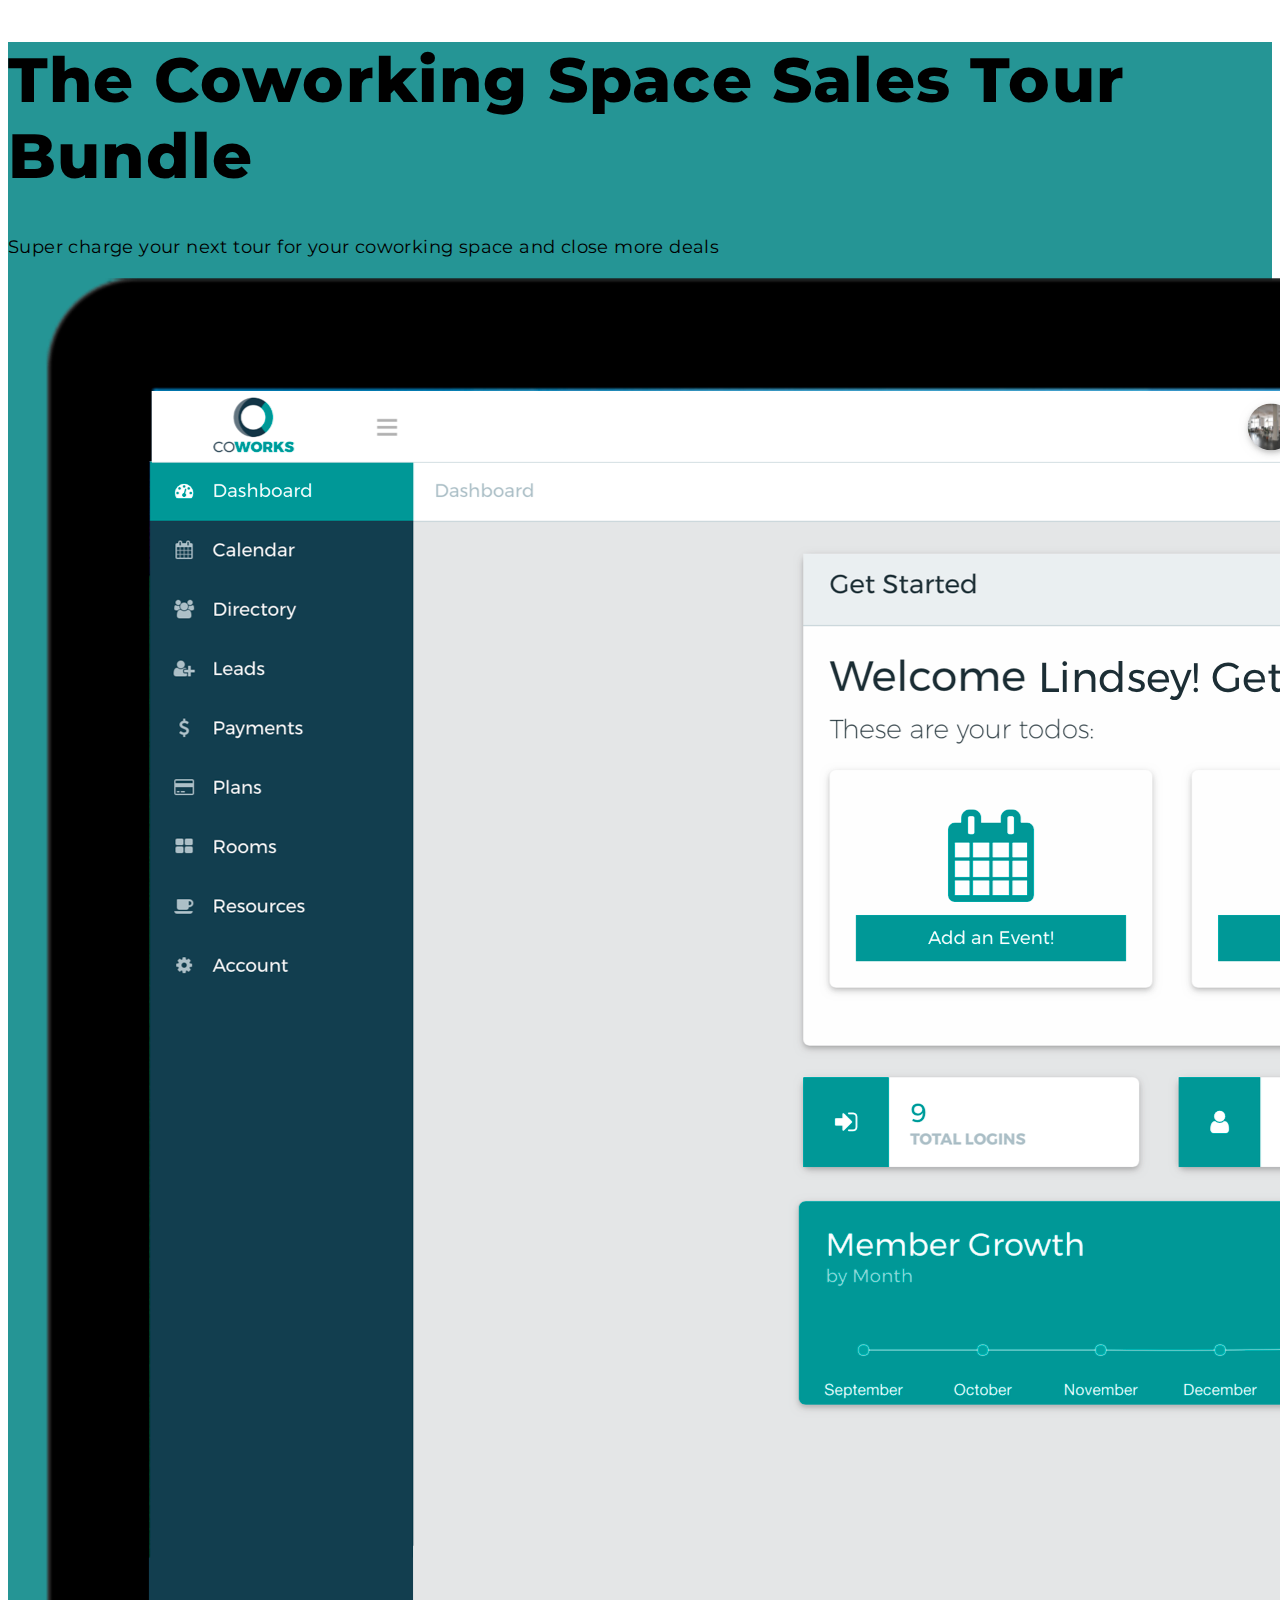
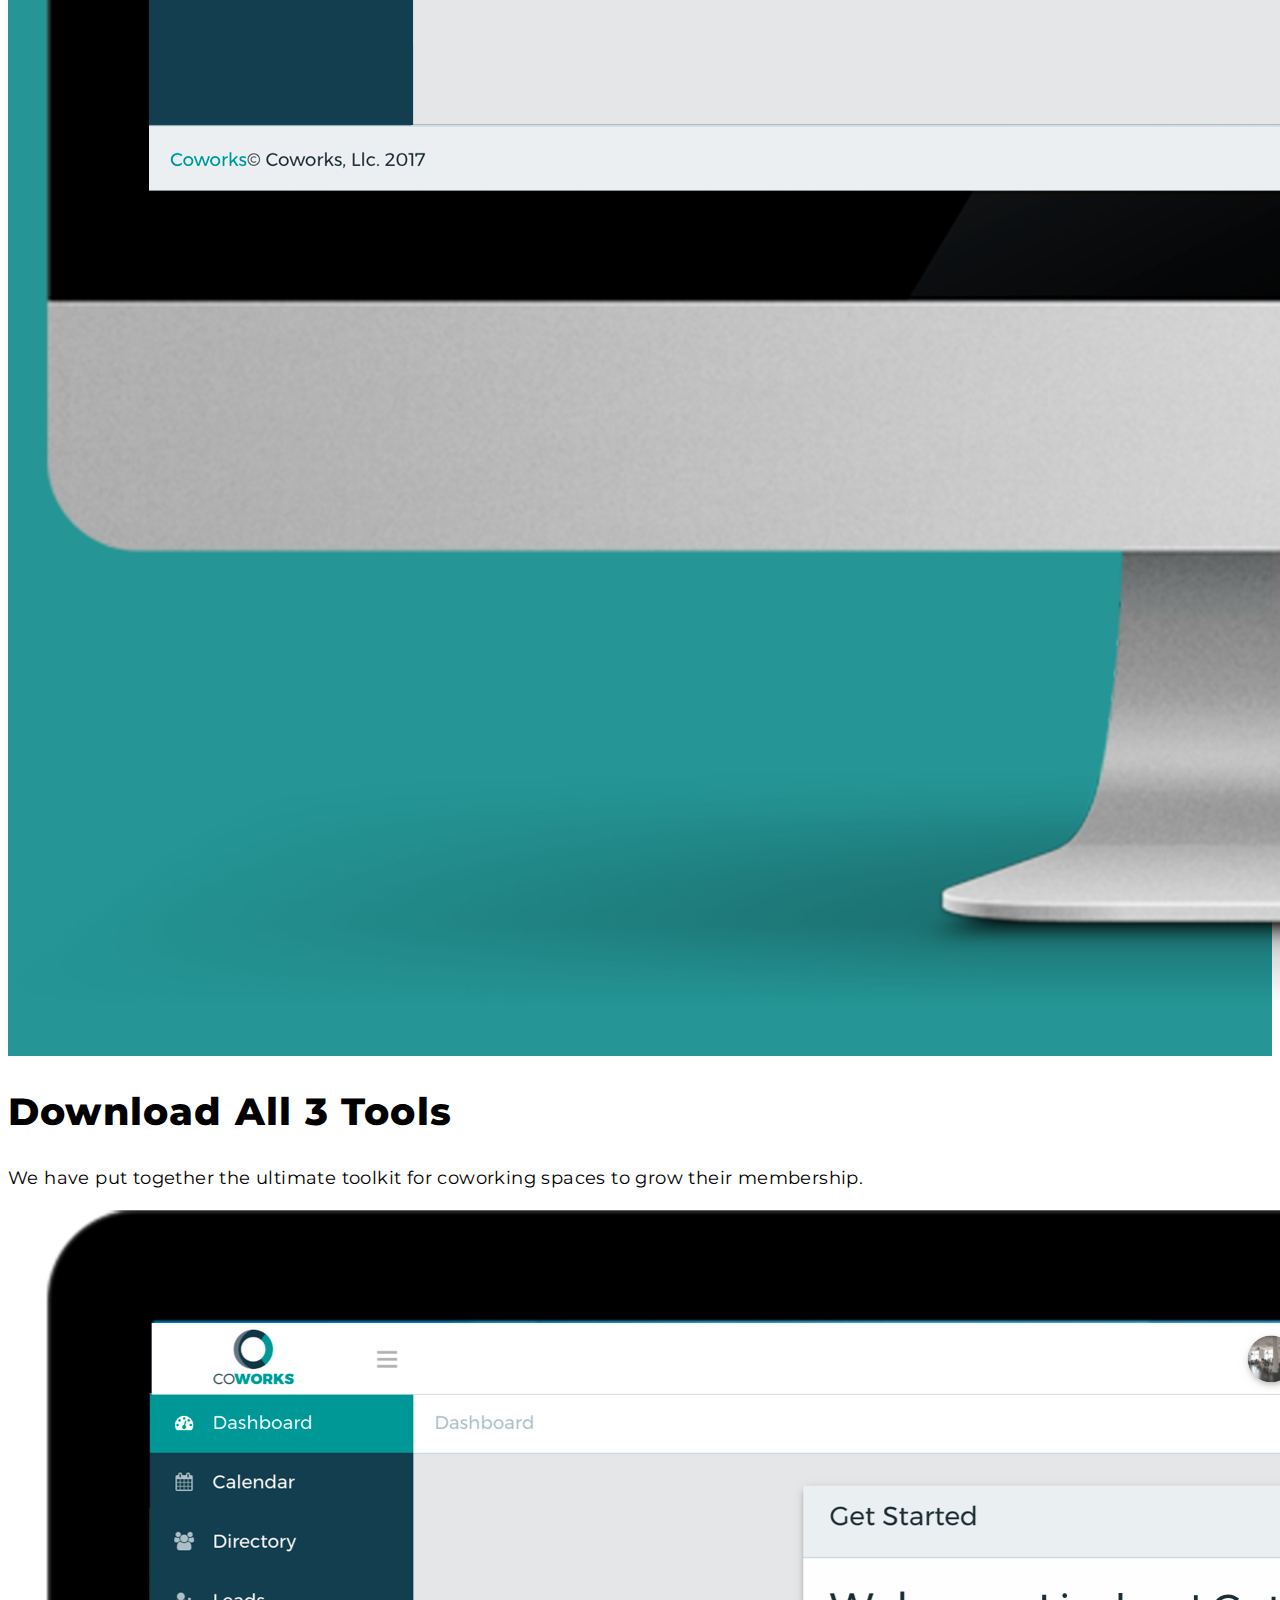
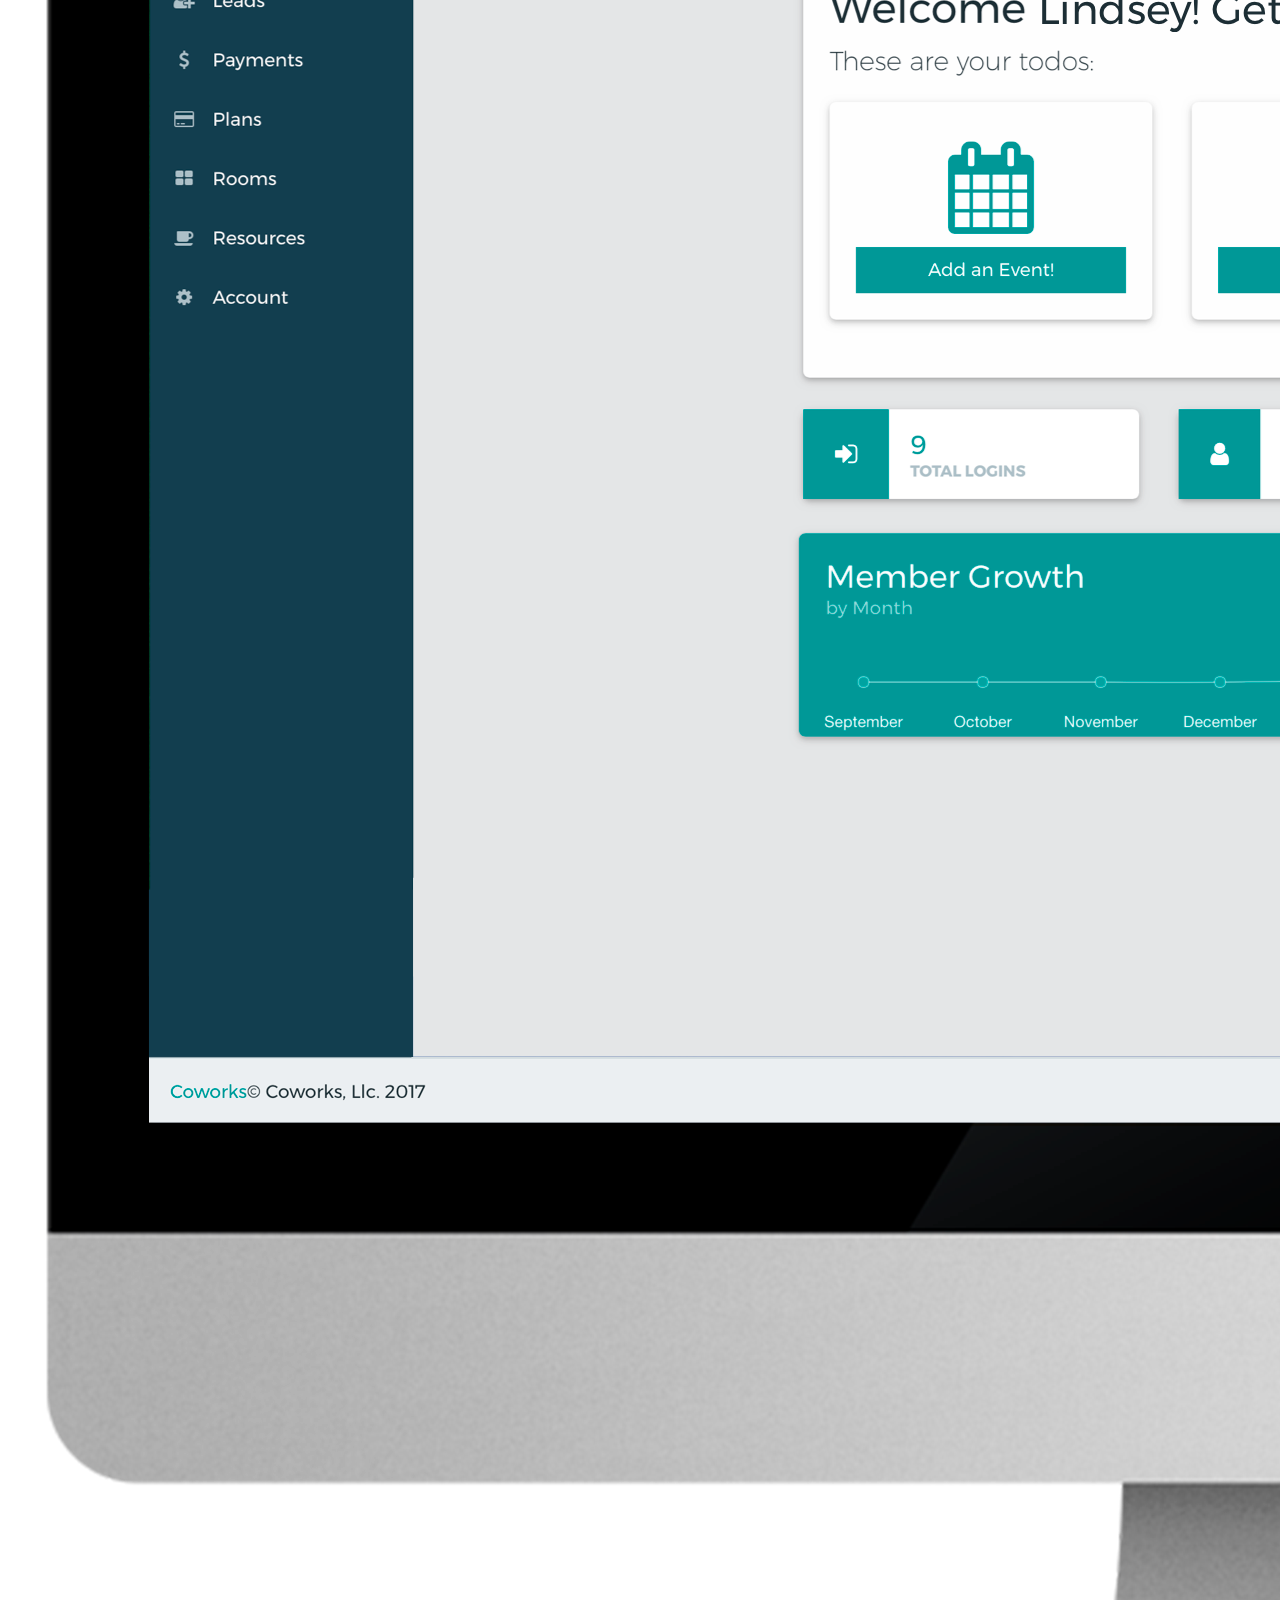
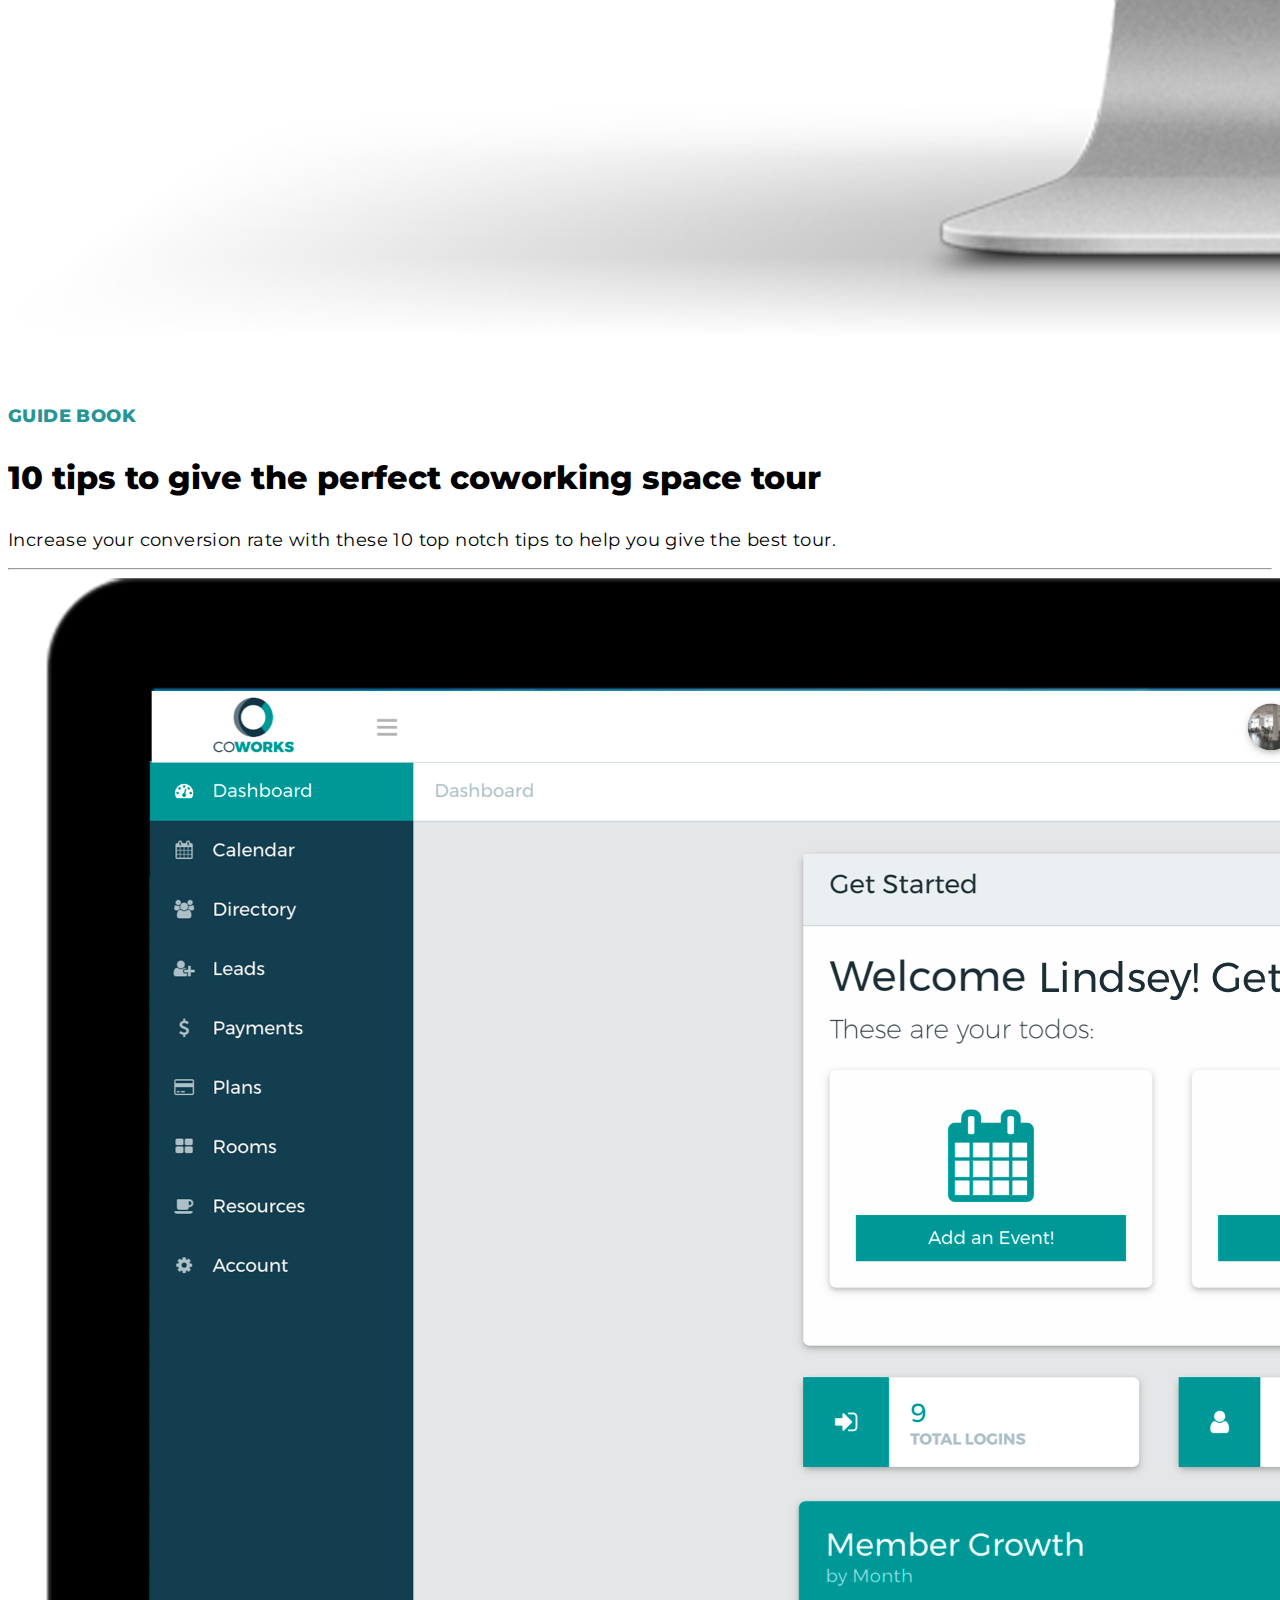
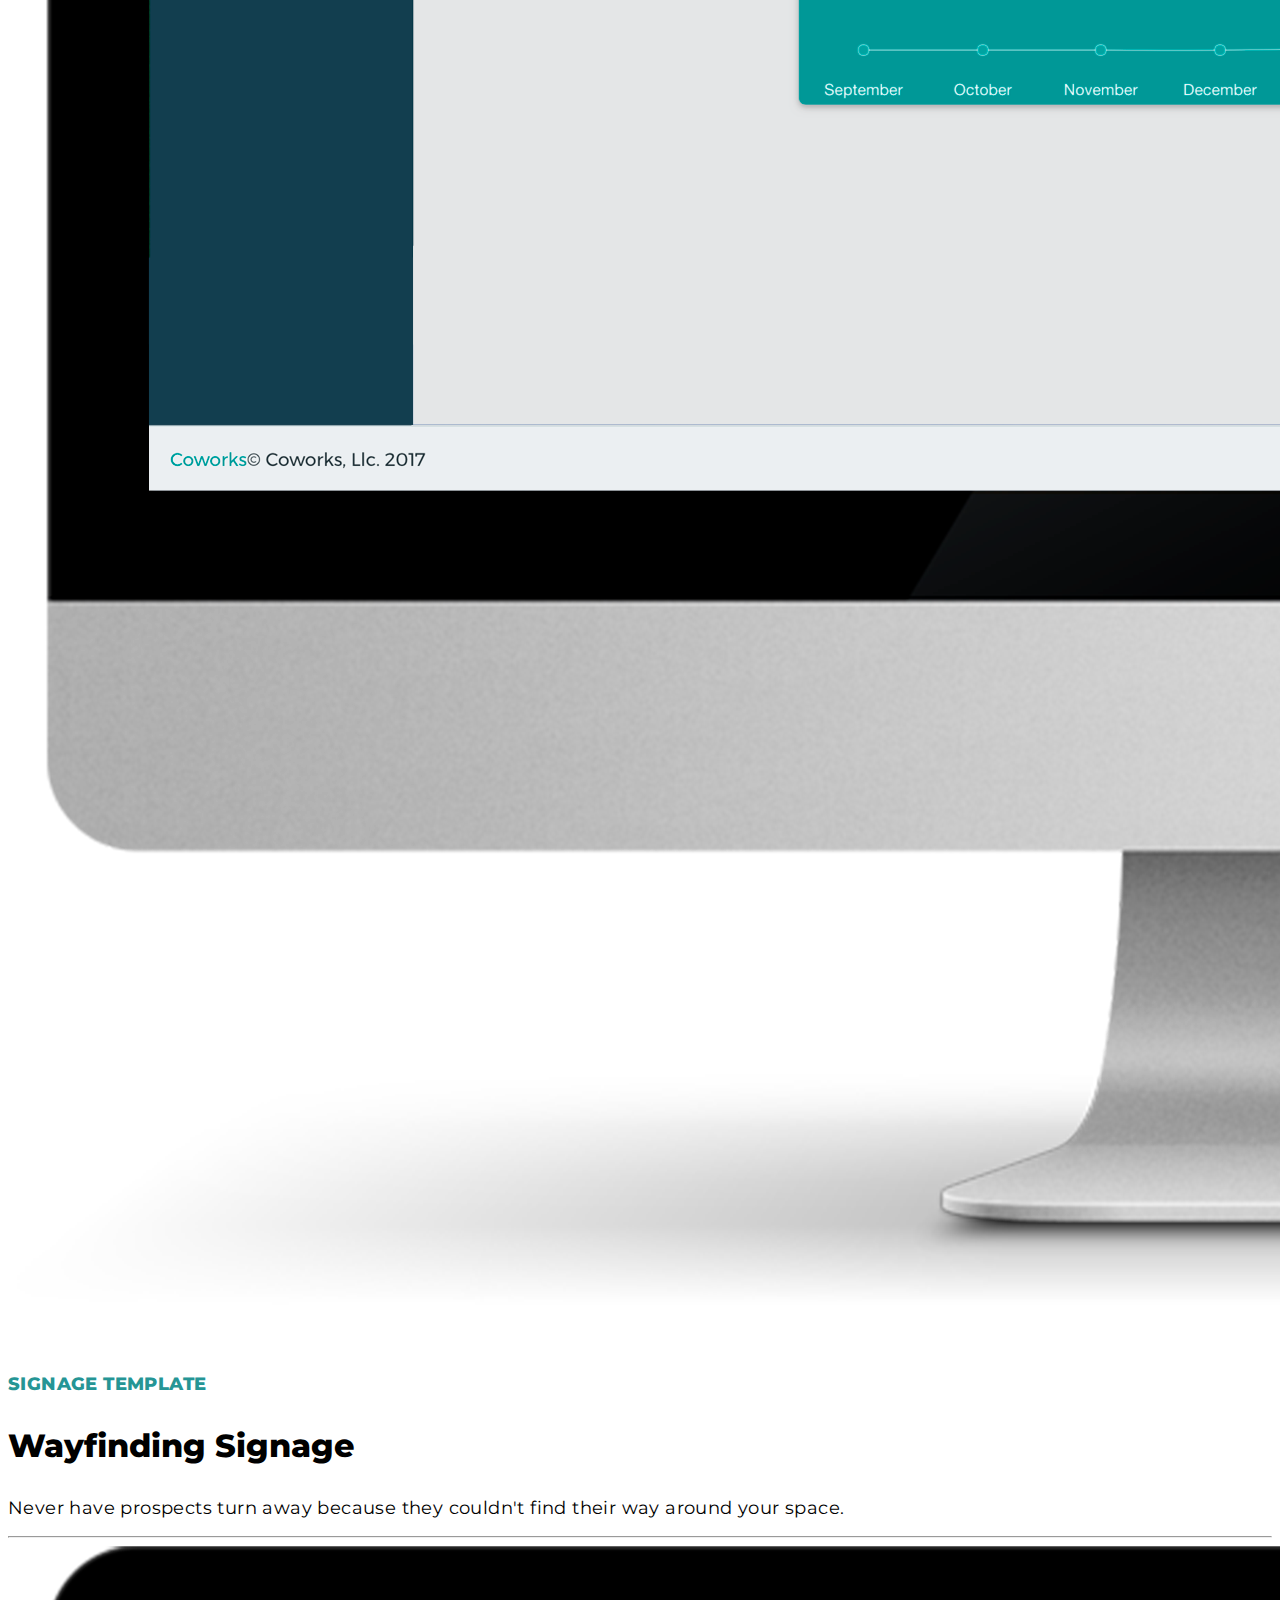
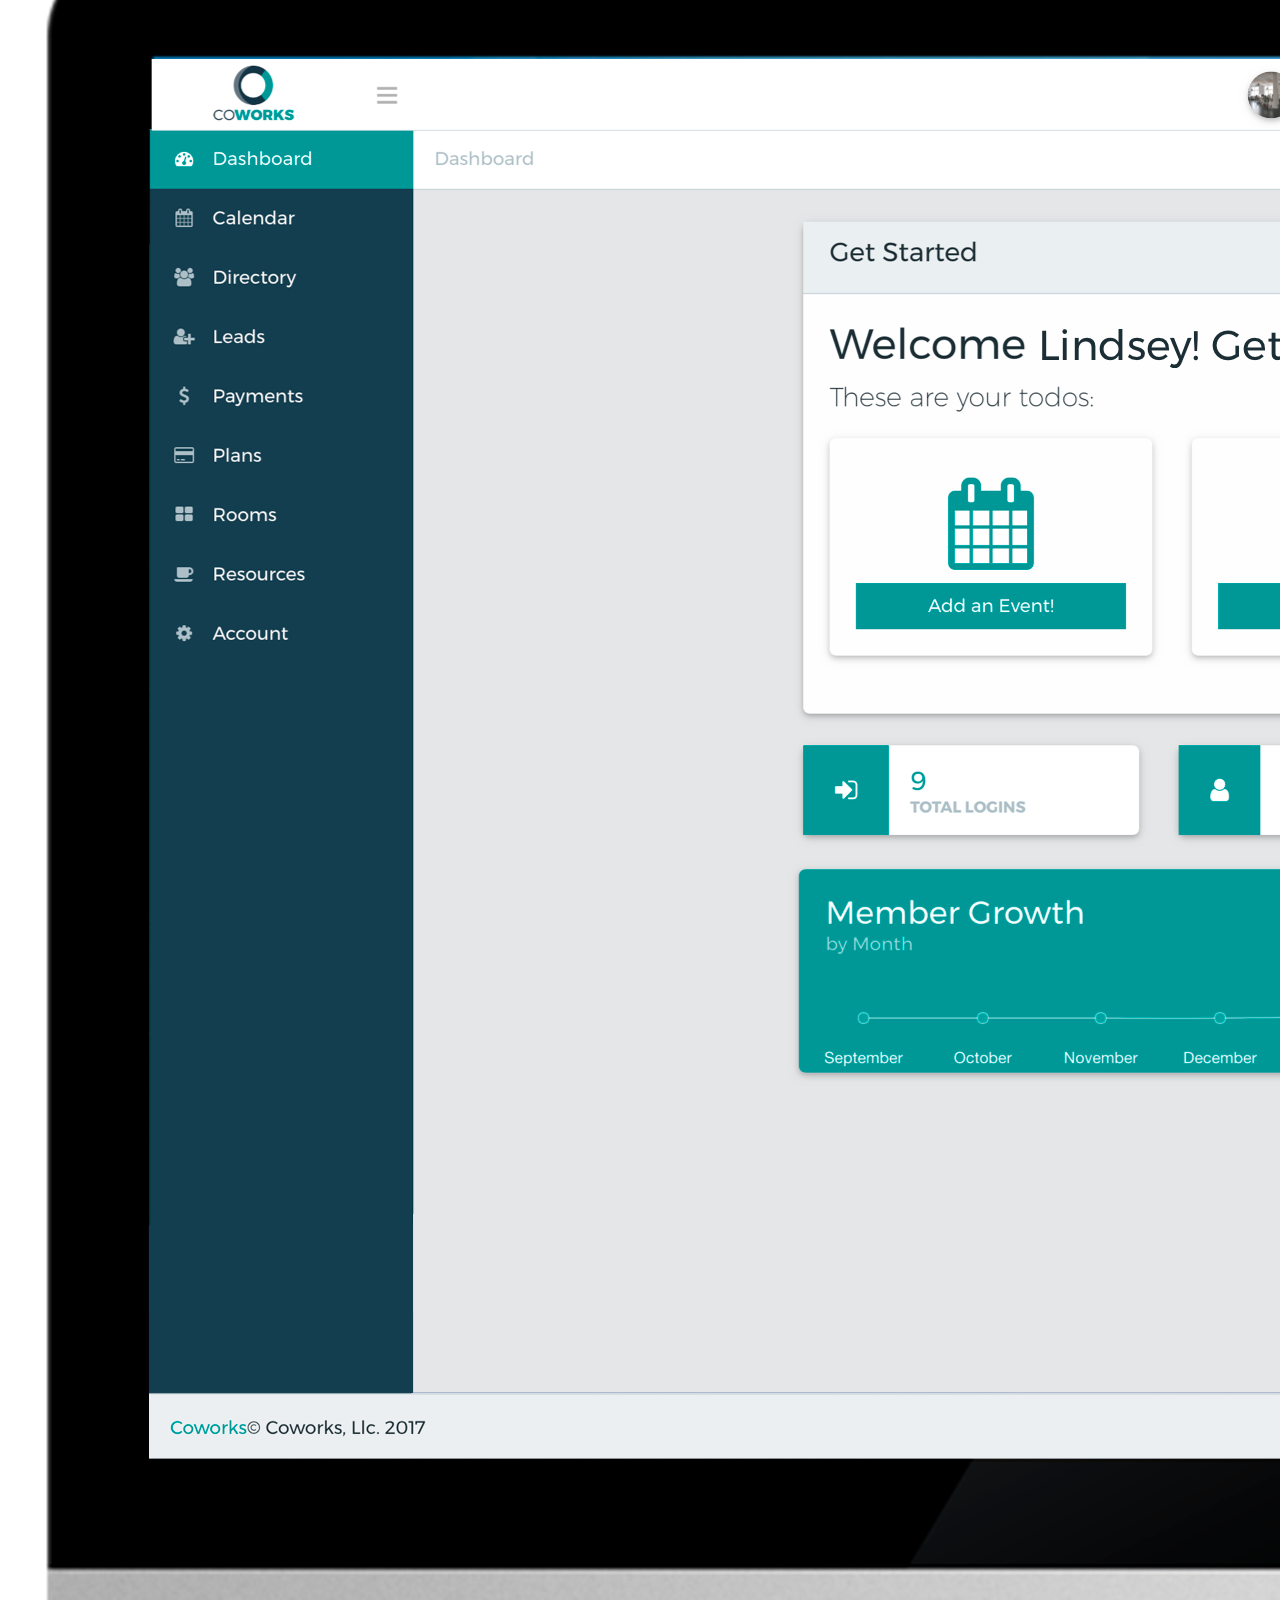
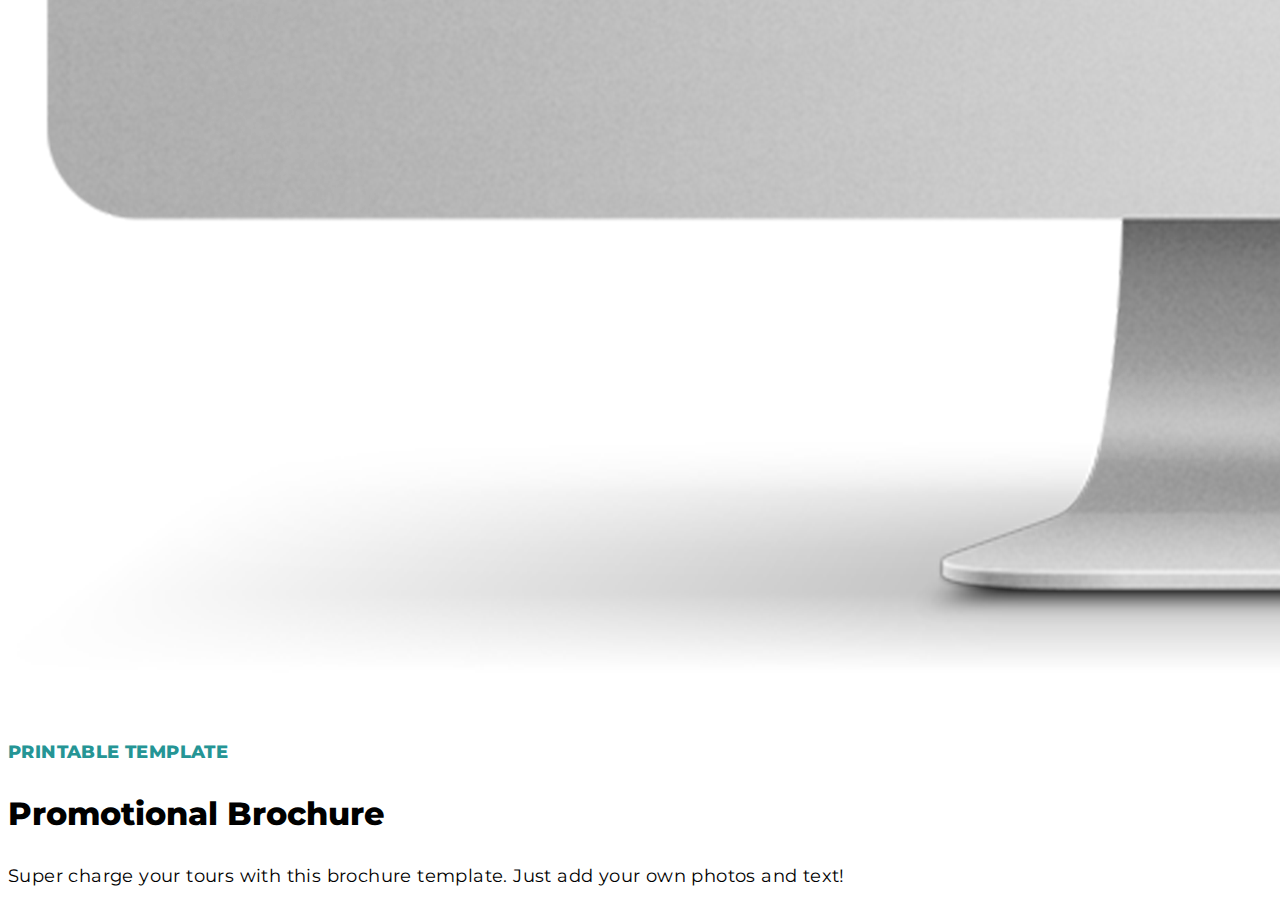
<file: resources.html>
<!DOCTYPE html>
<html>

<head>
  <meta charset="utf-8">
  <meta name="viewport" content="width=device-width, initial-scale=1, shrink-to-fit=no">
  <link rel="stylesheet" href="https://stackpath.bootstrapcdn.com/bootstrap/4.1.3/css/bootstrap.min.css" integrity="sha384-MCw98/SFnGE8fJT3GXwEOngsV7Zt27NXFoaoApmYm81iuXoPkFOJwJ8ERdknLPMO" crossorigin="anonymous">
  <link rel="stylesheet" href="https://use.fontawesome.com/releases/v5.6.3/css/all.css" integrity="sha384-UHRtZLI+pbxtHCWp1t77Bi1L4ZtiqrqD80Kn4Z8NTSRyMA2Fd33n5dQ8lWUE00s/" crossorigin="anonymous">
  <link href="style/css/style.css" type="text/css" rel="stylesheet">
  <title>Why Coworks</title>
</head>

<body>
  <!-- Page -->
  <div class="container-fluid p-0" id="features">
    <!-- Header -->
    <div class="container-fluid header d-flex align-items-center">
      <div class="row py-5 w-100">
        <div class="col-0 col-md-1">
        </div>
        <div class="col-12 col-md-10 text-center align-items-center">
          <h1 class="text-white pb-3">The Coworking Space Sales Tour Bundle</h1>
          <p class="text-white pb-3">Super charge your next tour for your coworking space and close more deals</p>
          <img class="img-responsive w-100 px-3 pb-5 pb-md-0" src="img/coworks_coworks-admin.png" alt="Coworking Space Sales Tour Bundle Image">
        </div>
        <div class="col-0 col-md-1">
        </div>
      </div>
    </div>
    <!-- download -->
    <div class="container-fluid py-5 px-2 px-md-5 px-md-0">
      <div class="row pb-5">
        <div class="col-0 col-md-1">
        </div>
        <div class="col-12 col-md-10">
          <div class="row py-5">
            <div class="col-12 text-center">
              <h2 class="py-3">Download All 3 Tools</h2>
              <p class="">We have put together the ultimate toolkit for coworking spaces to grow their membership.</p>
            </div>
          </div>
        </div>
        <div class="col-0 col-md-1">
        </div>
      </div>
      <div class="row">
        <div class="col-0 col-md-1">
        </div>
        <div class="col-12 col-md-10">
          <div class="row align-items-center my-5 pb-5">
            <div class="col-12 col-md-4">
              <img class="img-responsive w-100 px-3 pb-5 pb-md-0" src="img/coworks_coworks-admin.png" alt="Coworks Guide Book Image">
            </div>
            <div class="col-12 col-md-8 text-center text-md-left">
              <p class="h6 pb-3 strong brand-teal">GUIDE BOOK</p>
              <h3 class="strong pb-2">10 tips to give the perfect coworking space tour</h3>
              <p>Increase your conversion rate with these 10 top notch tips to help you give the best tour.</p>
            </div>
          </div>
          <hr>
          <div class="row align-items-center my-5 py-5">
            <div class="col-12 col-md-4">
              <img class="img-responsive w-100 px-3 pb-5 pb-md-0" src="img/coworks_coworks-admin.png" alt="Coworks Signage Template Image">
            </div>
            <div class="col-12 col-md-8 text-center text-md-left">
              <p class="h6 pb-3 strong brand-teal">SIGNAGE TEMPLATE</p>
              <h3 class="strong pb-2">Wayfinding Signage</h3>
              <p>Never have prospects turn away because they couldn't find their way around your space.</p>
            </div>
          </div>
          <hr>
          <div class="row align-items-center my-5 py-5">
            <div class="col-12 col-md-4">
              <img class="img-responsive w-100 px-3 pb-5 pb-md-0" src="img/coworks_coworks-admin.png" alt="Coworks Printable Template Image">
            </div>
            <div class="col-12 col-md-8 text-center text-md-left">
              <p class="h6 pb-3 strong brand-teal">PRINTABLE TEMPLATE</p>
              <h3 class="strong pb-2">Promotional Brochure</h3>
              <p>Super charge your tours with this brochure template. Just add your own photos and text!</p>
            </div>
          </div>
          <div class="col-0 col-md-1">
          </div>
        </div>
      </div>
    </div>
</file>
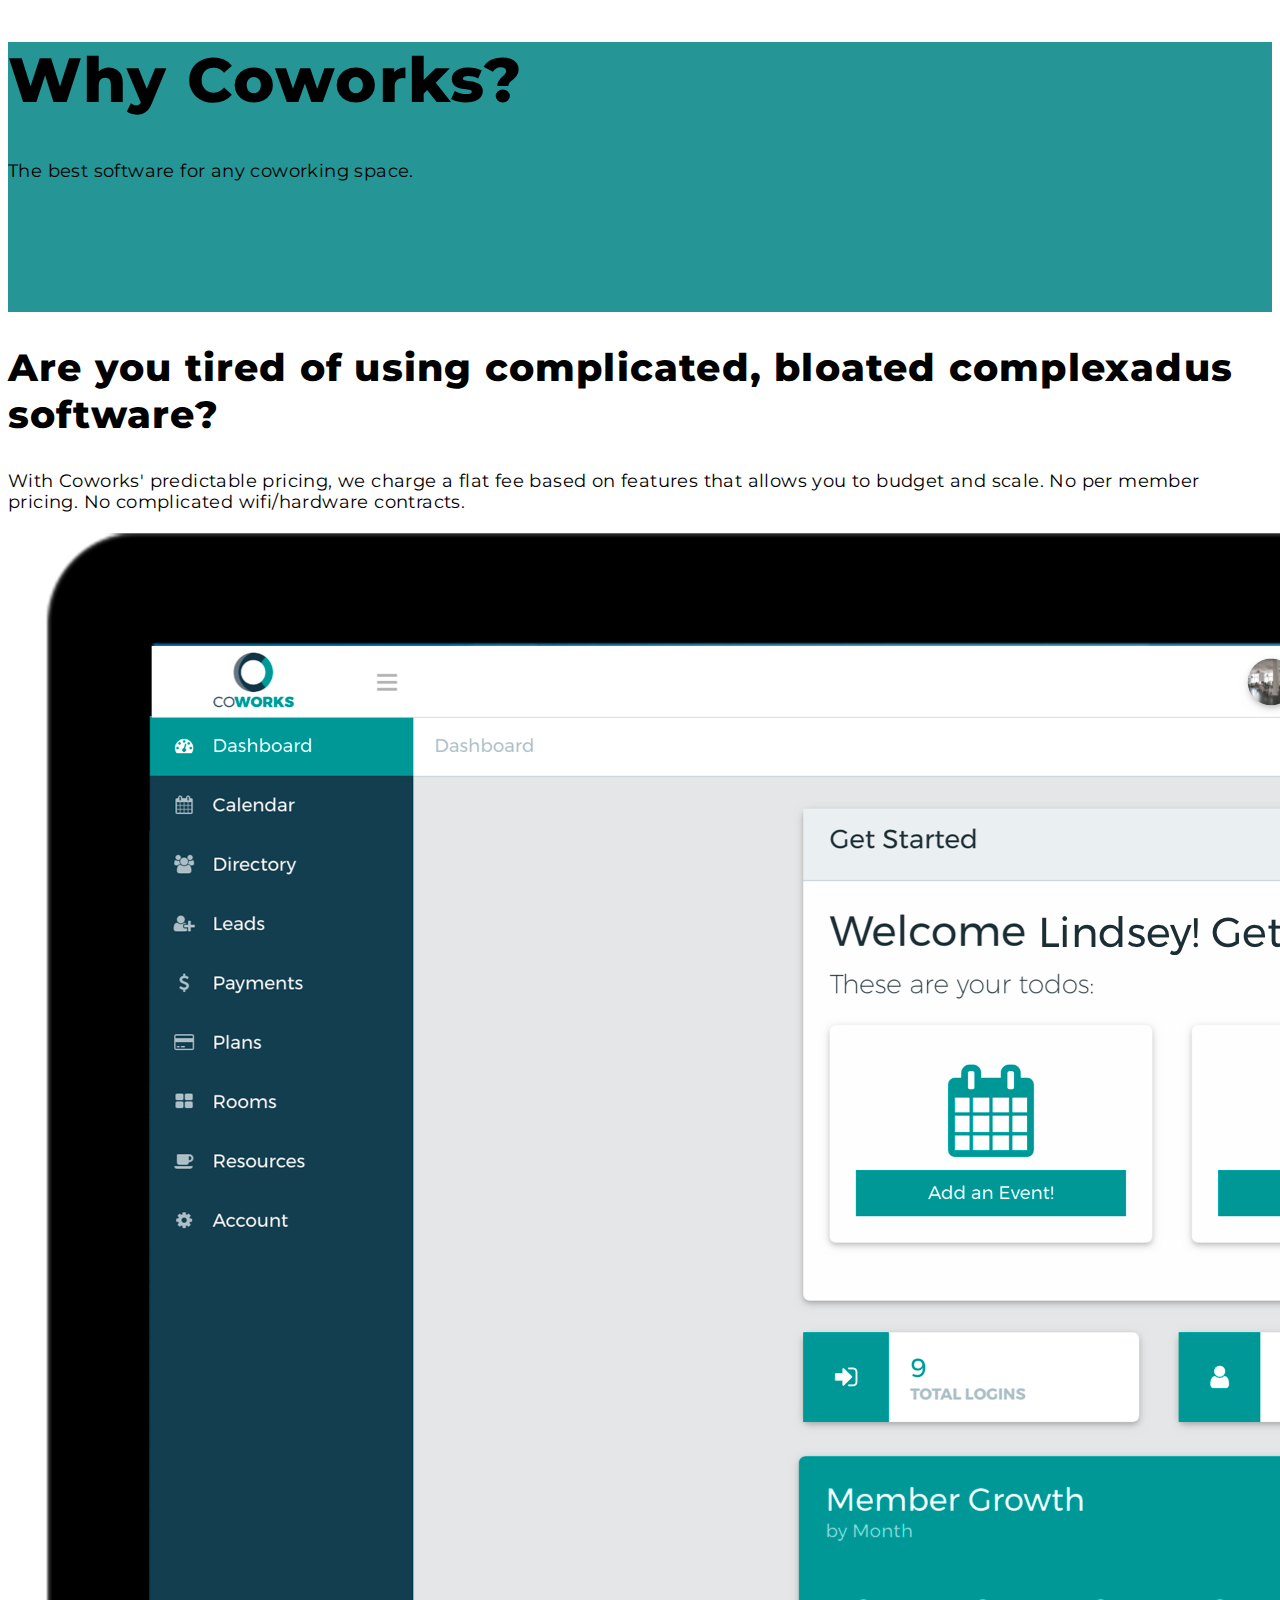
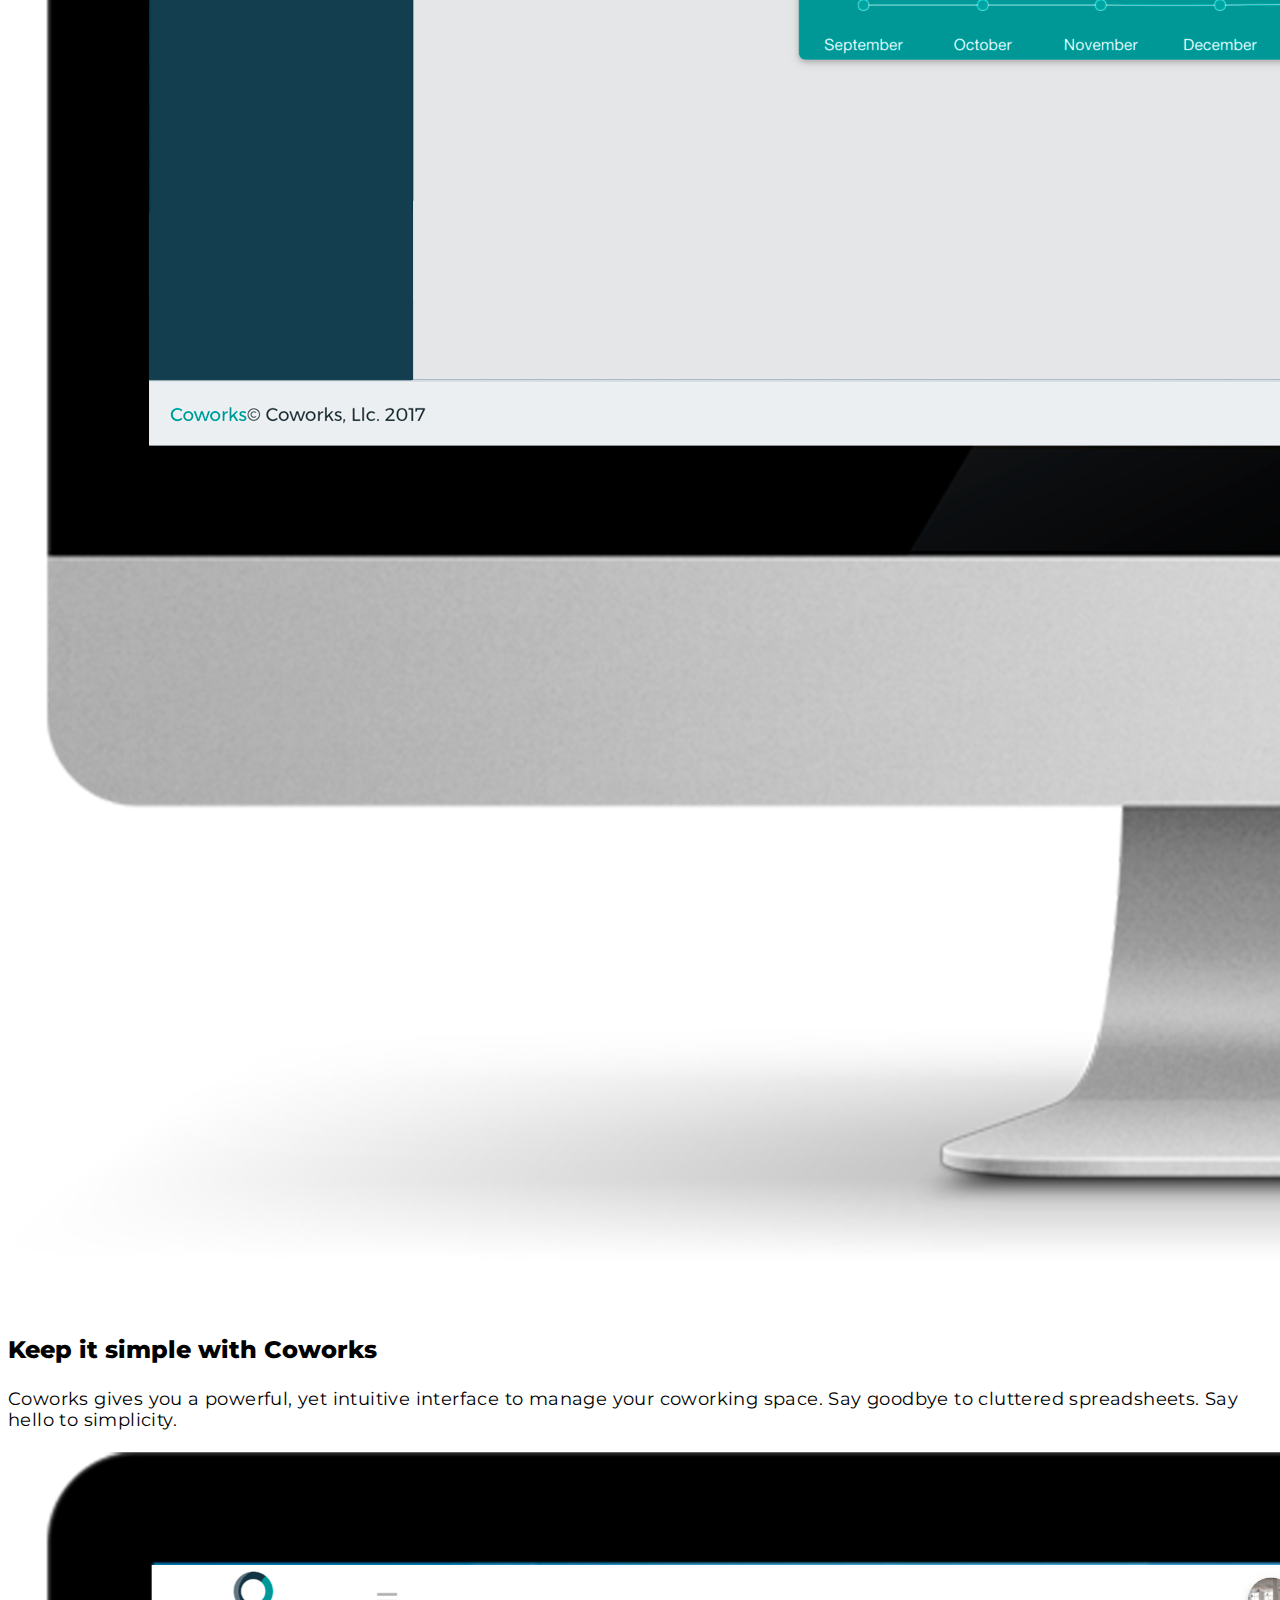
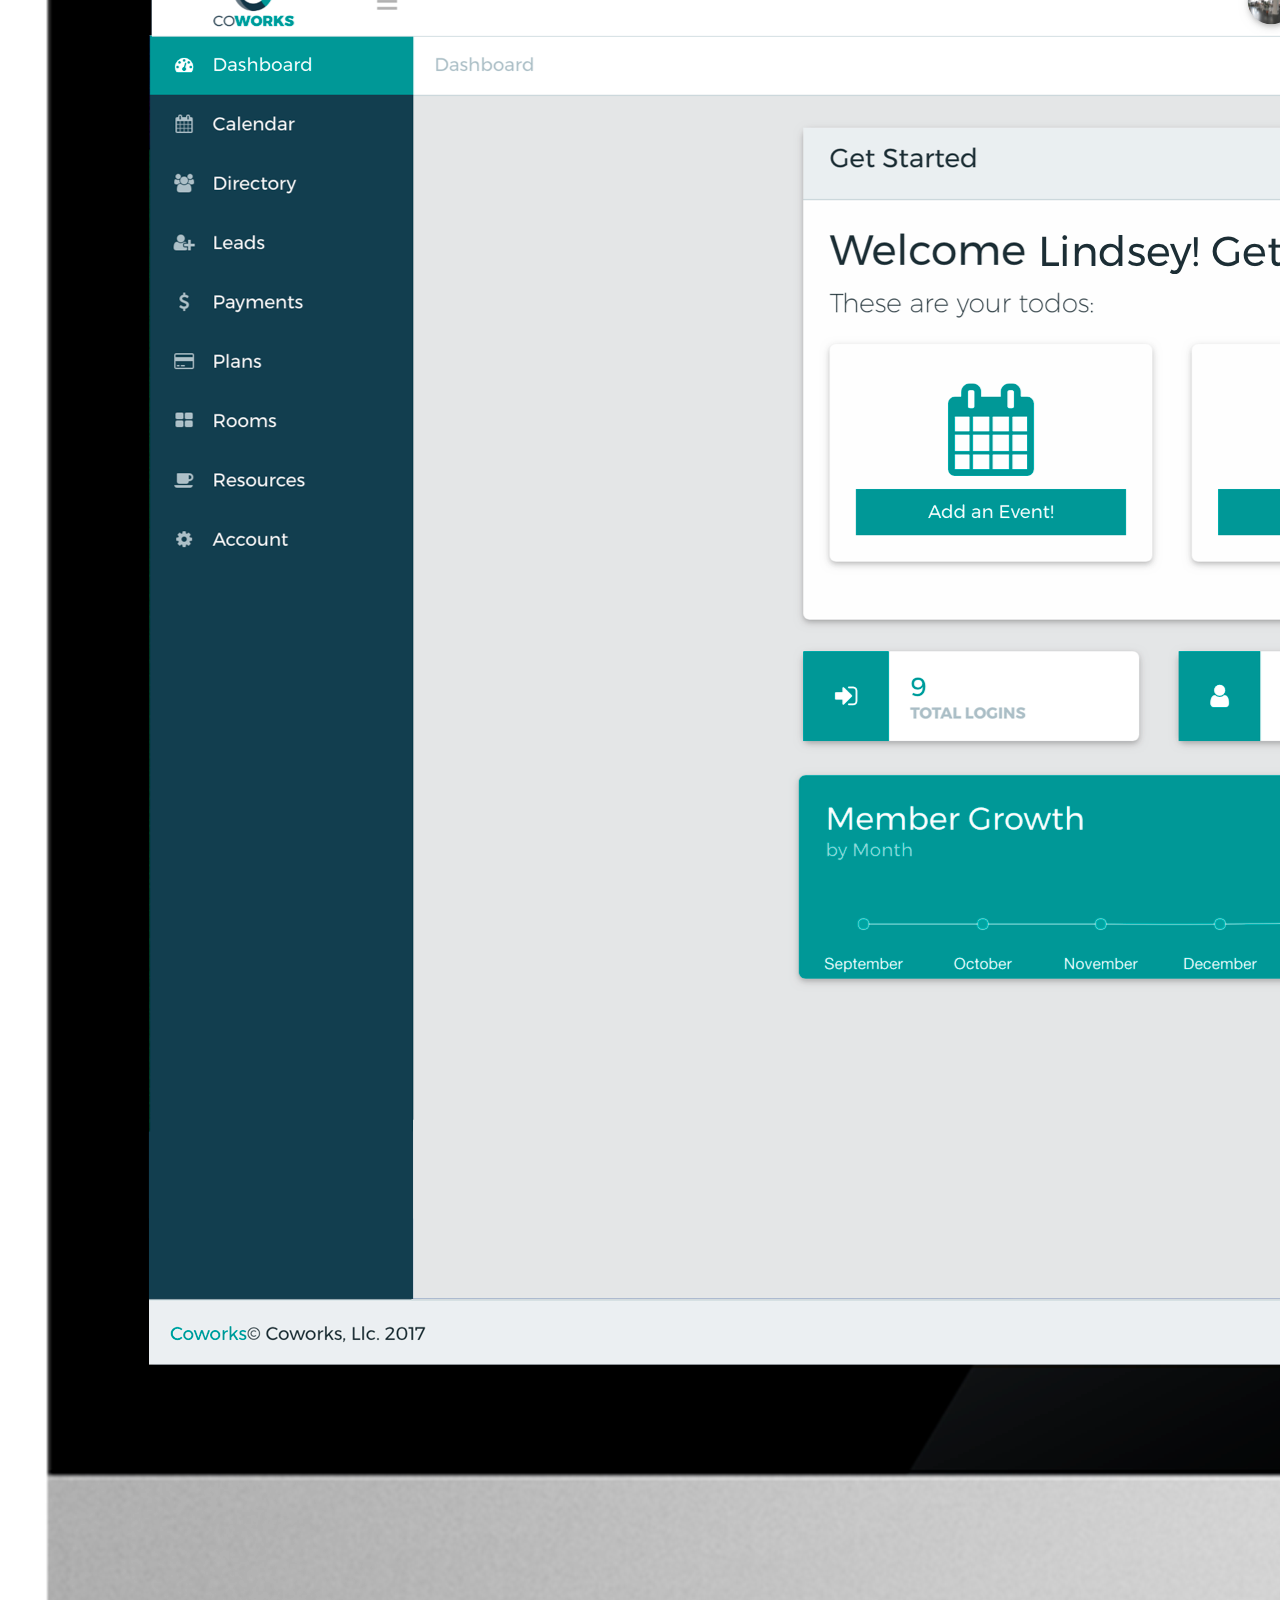
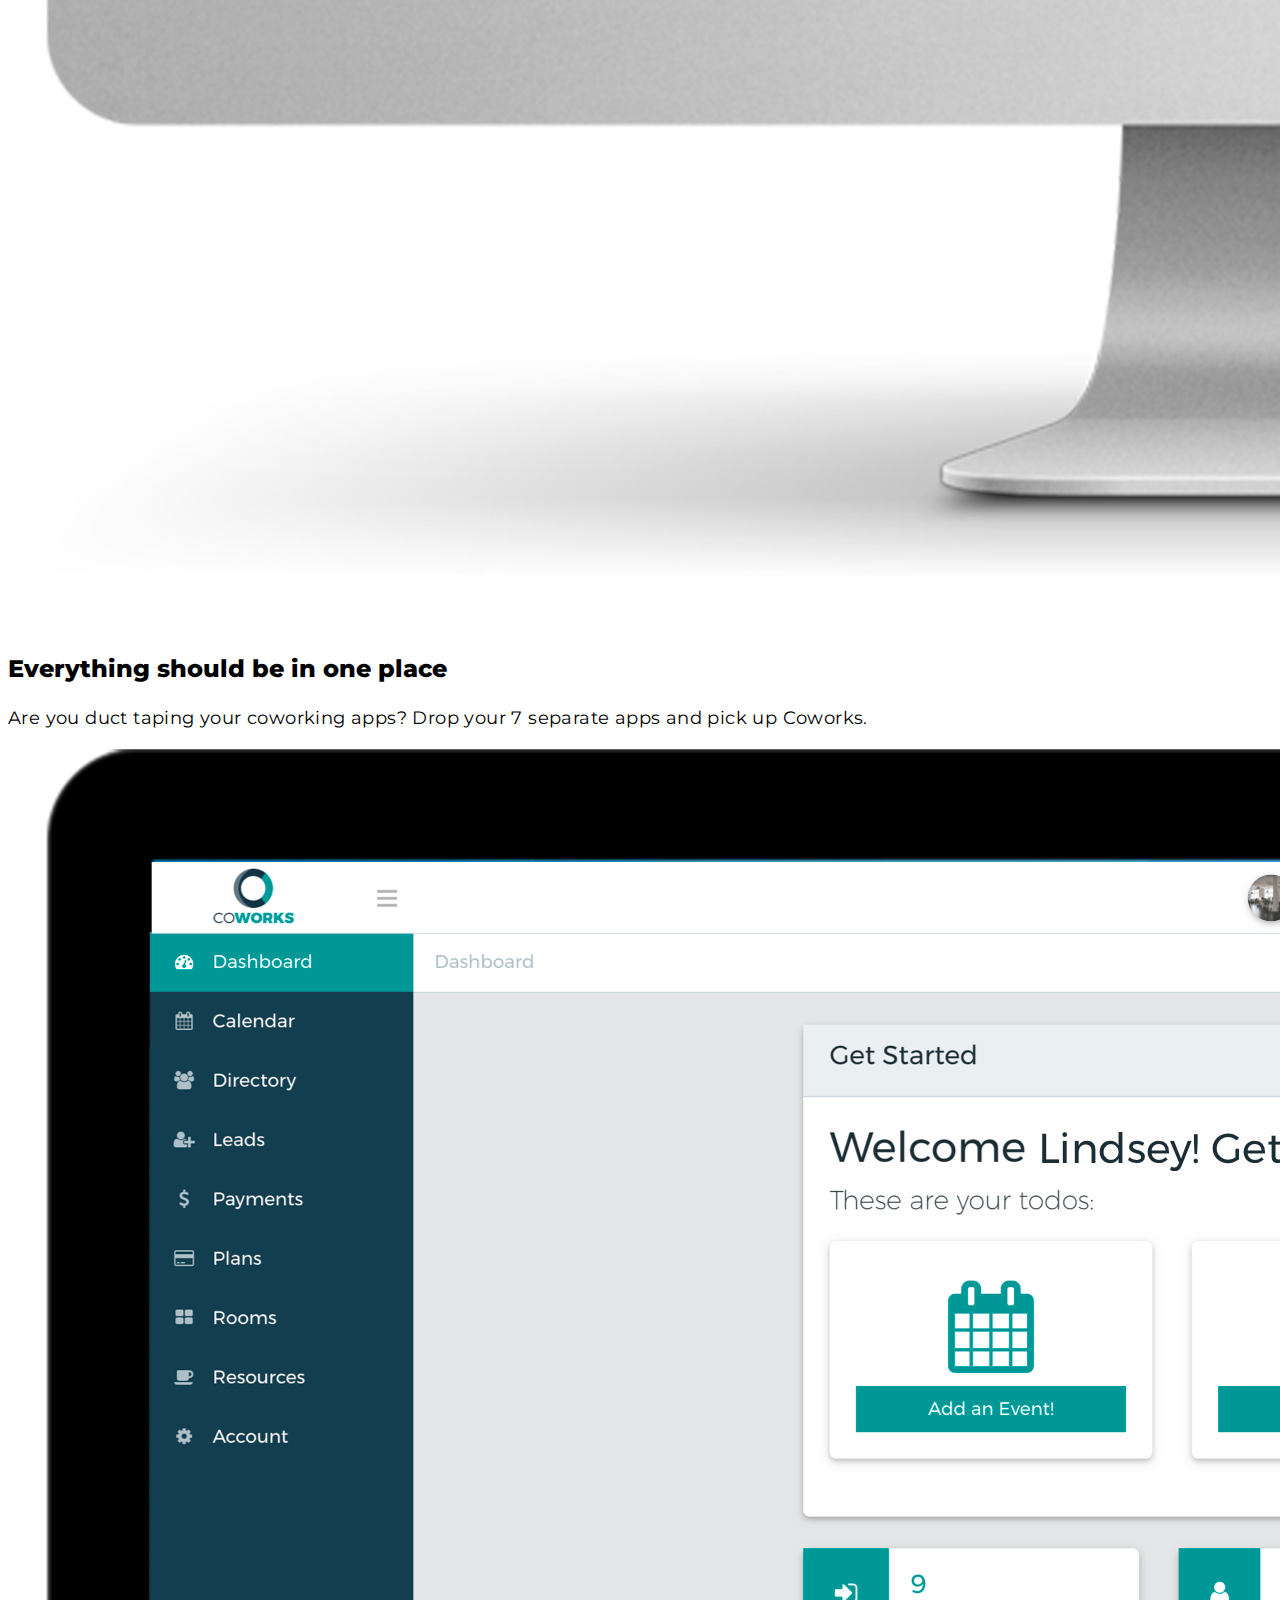
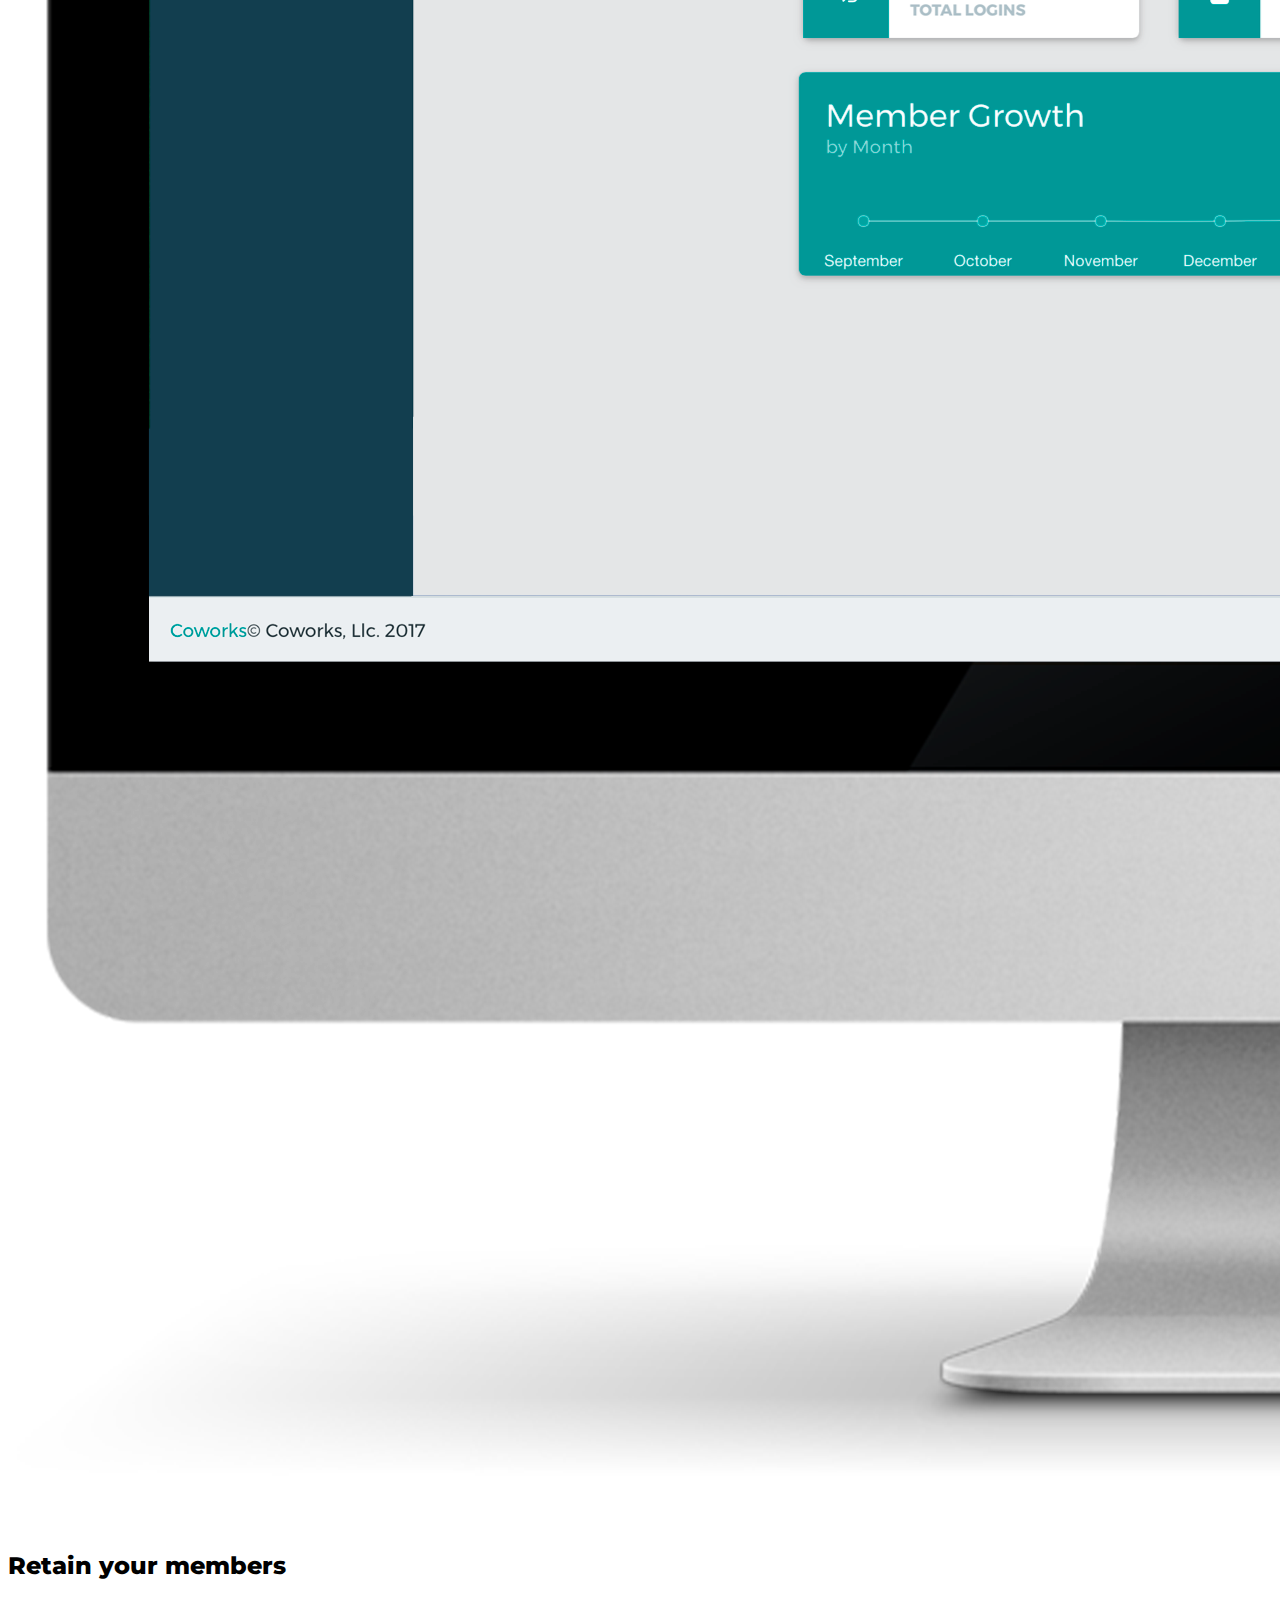
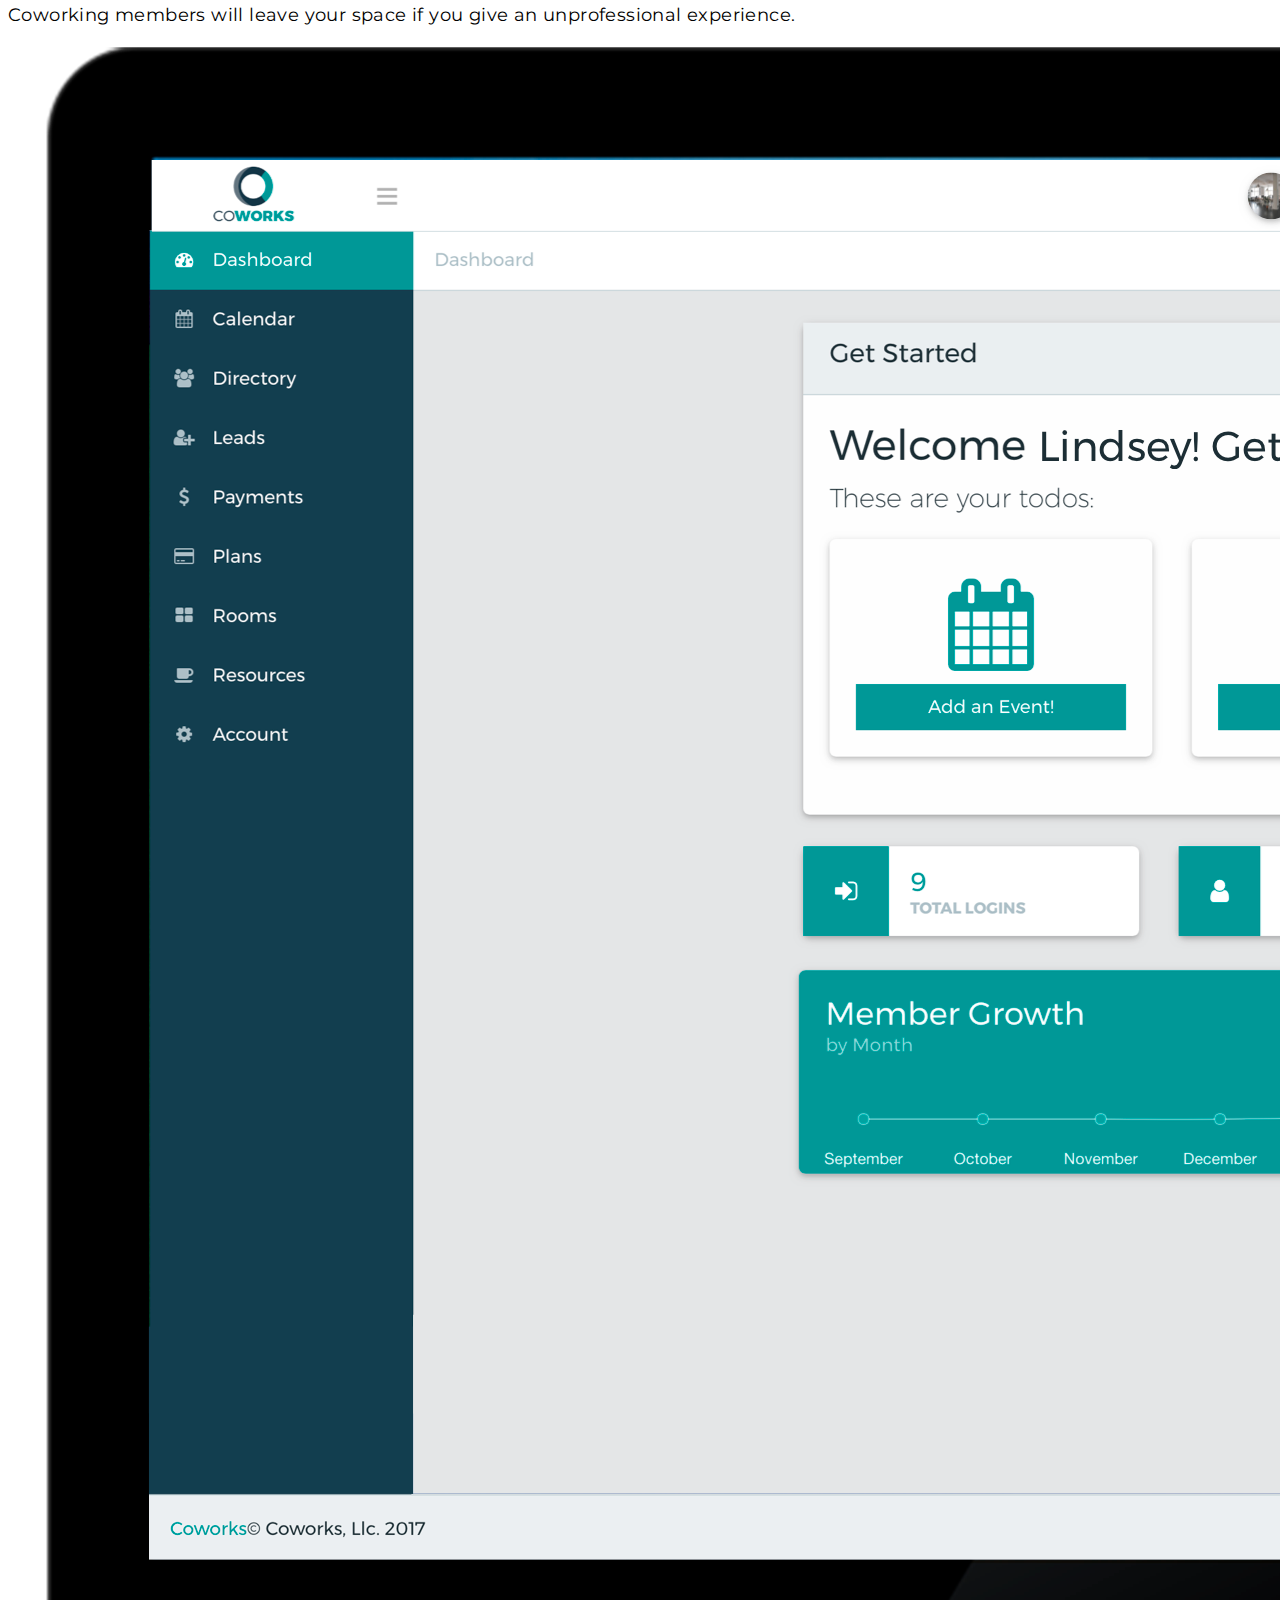
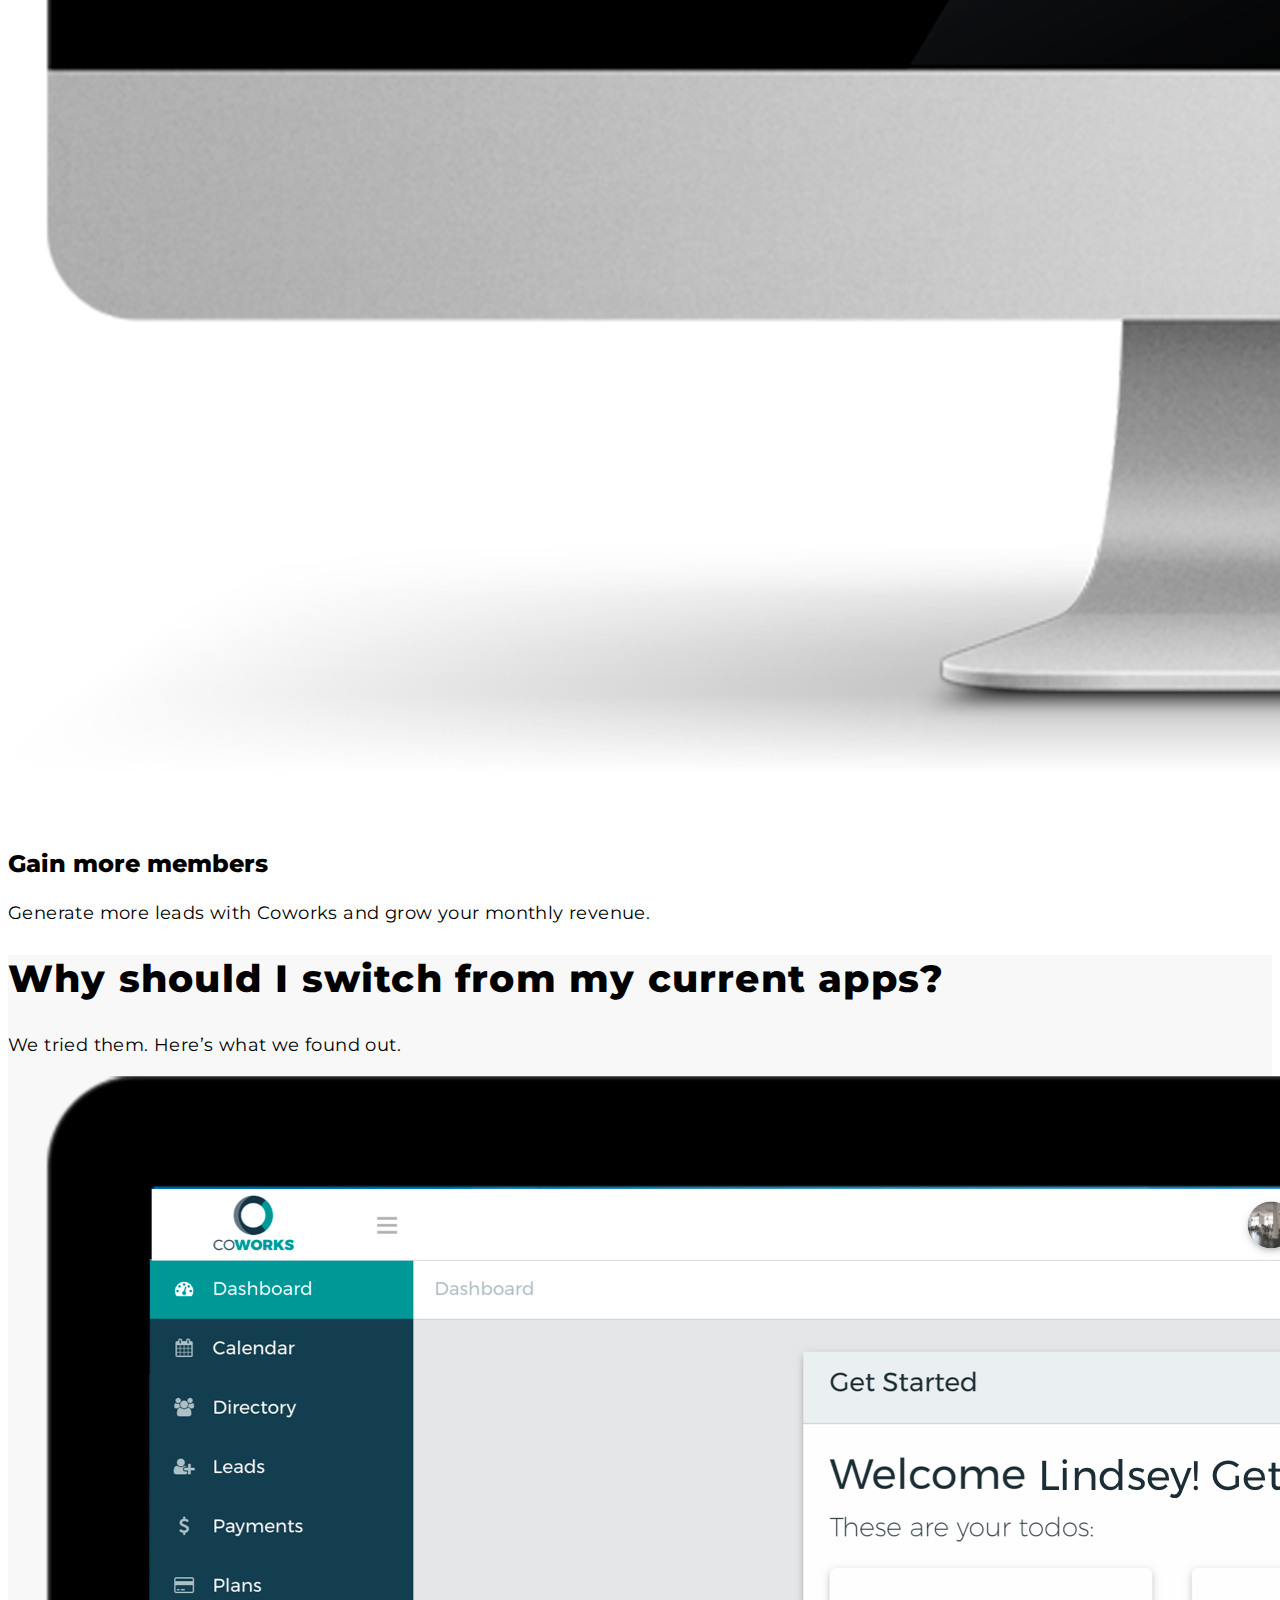
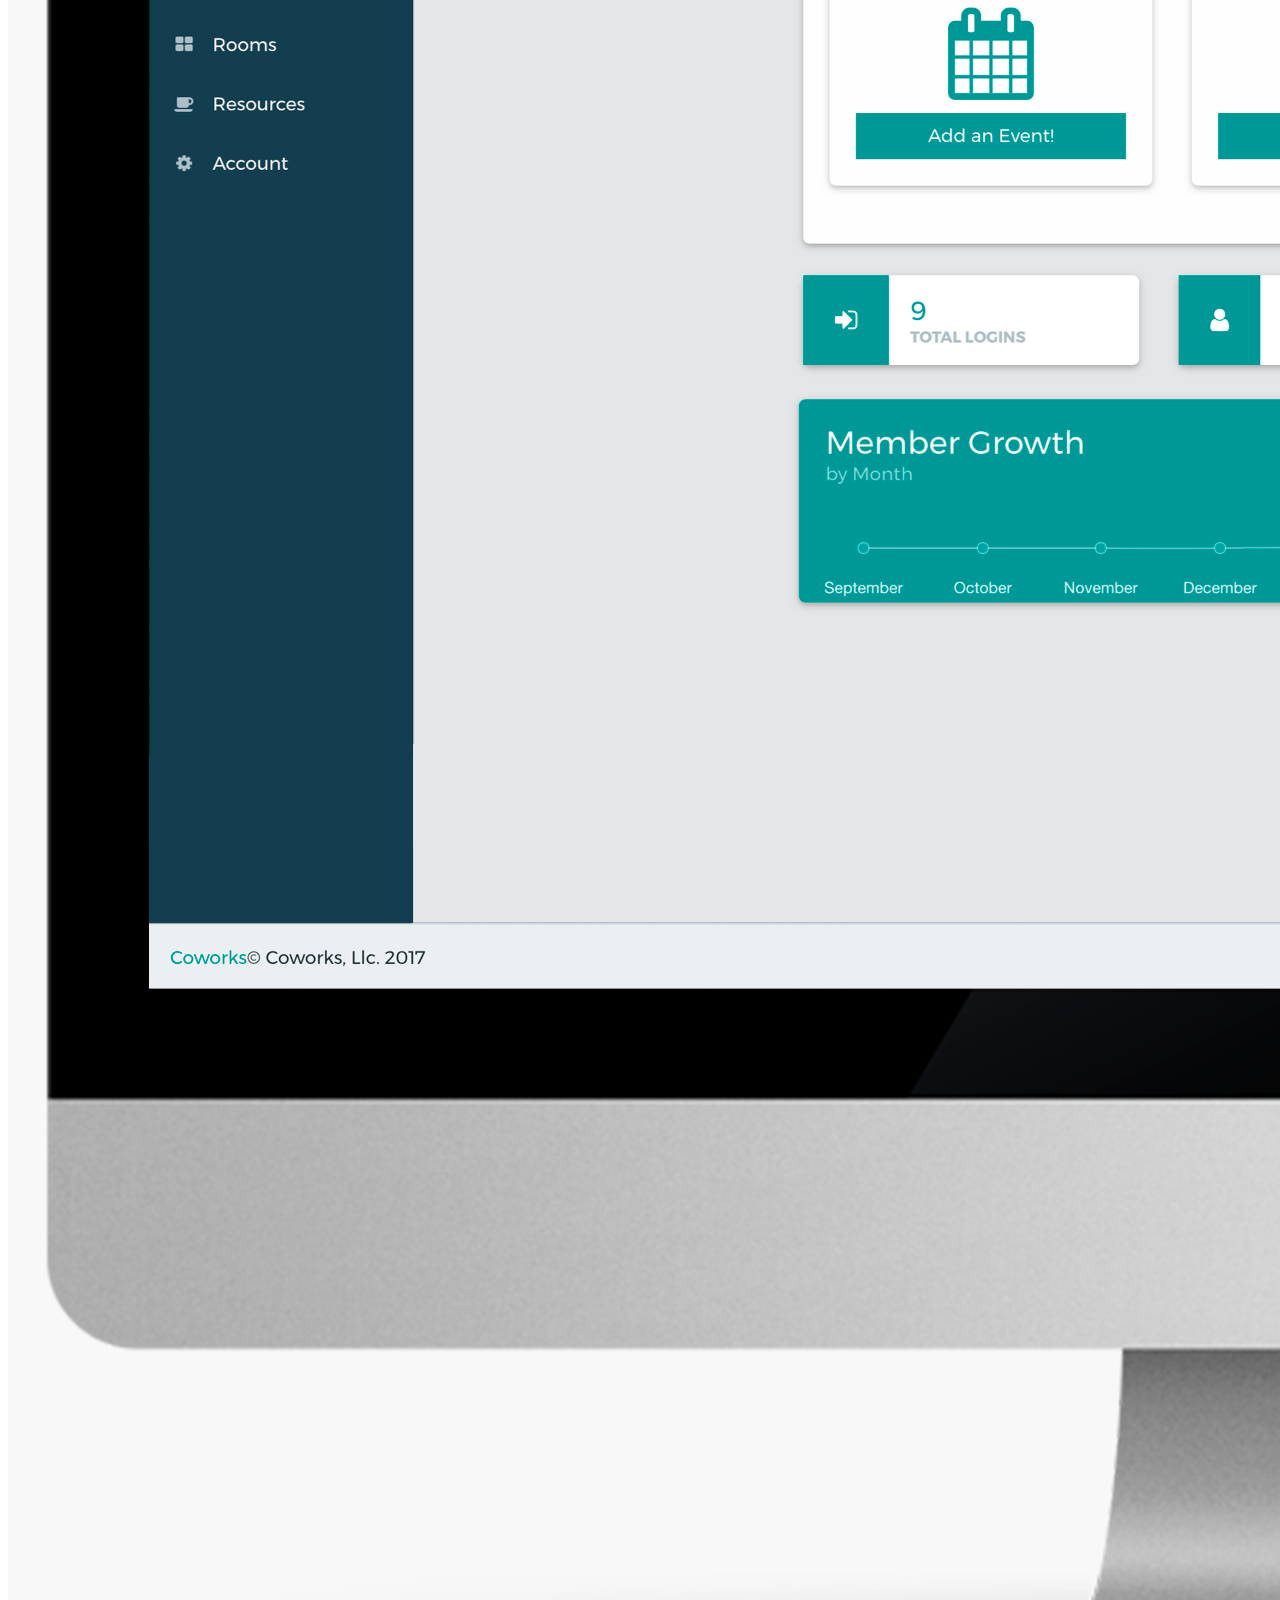
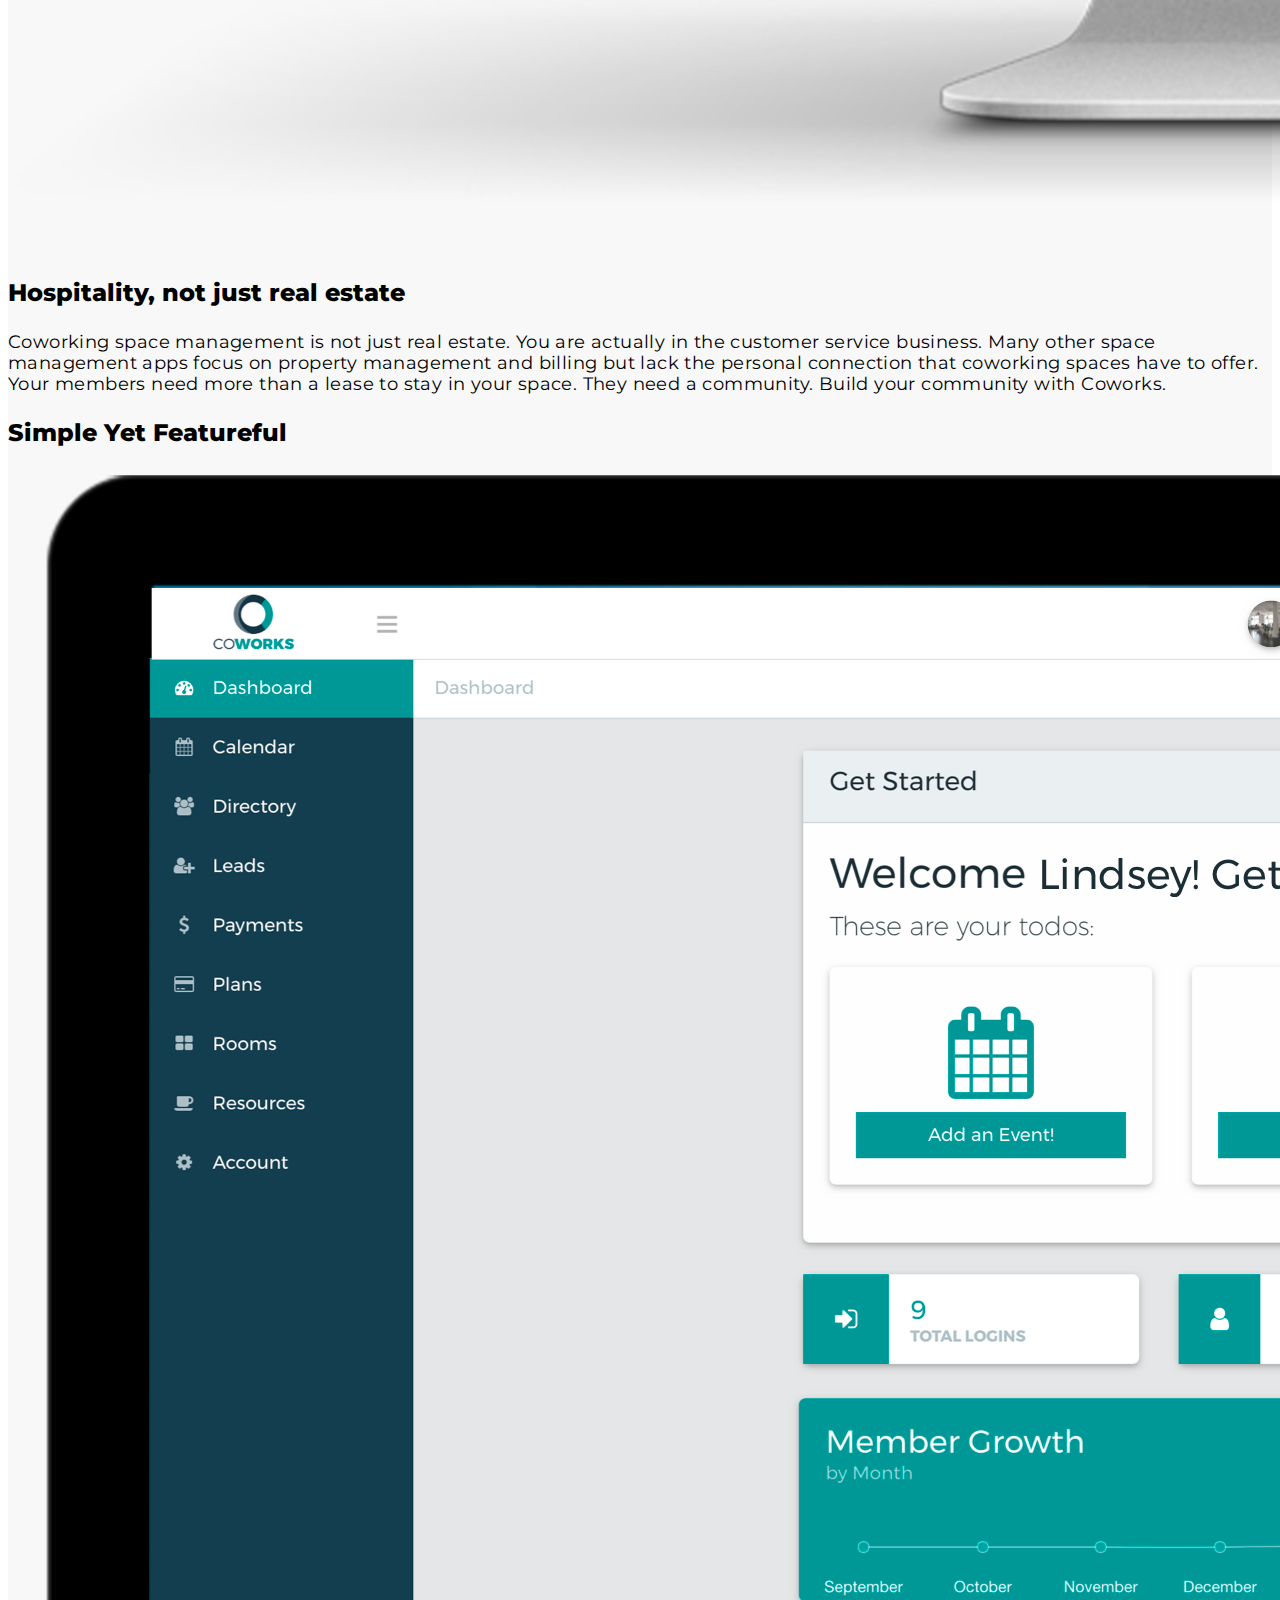
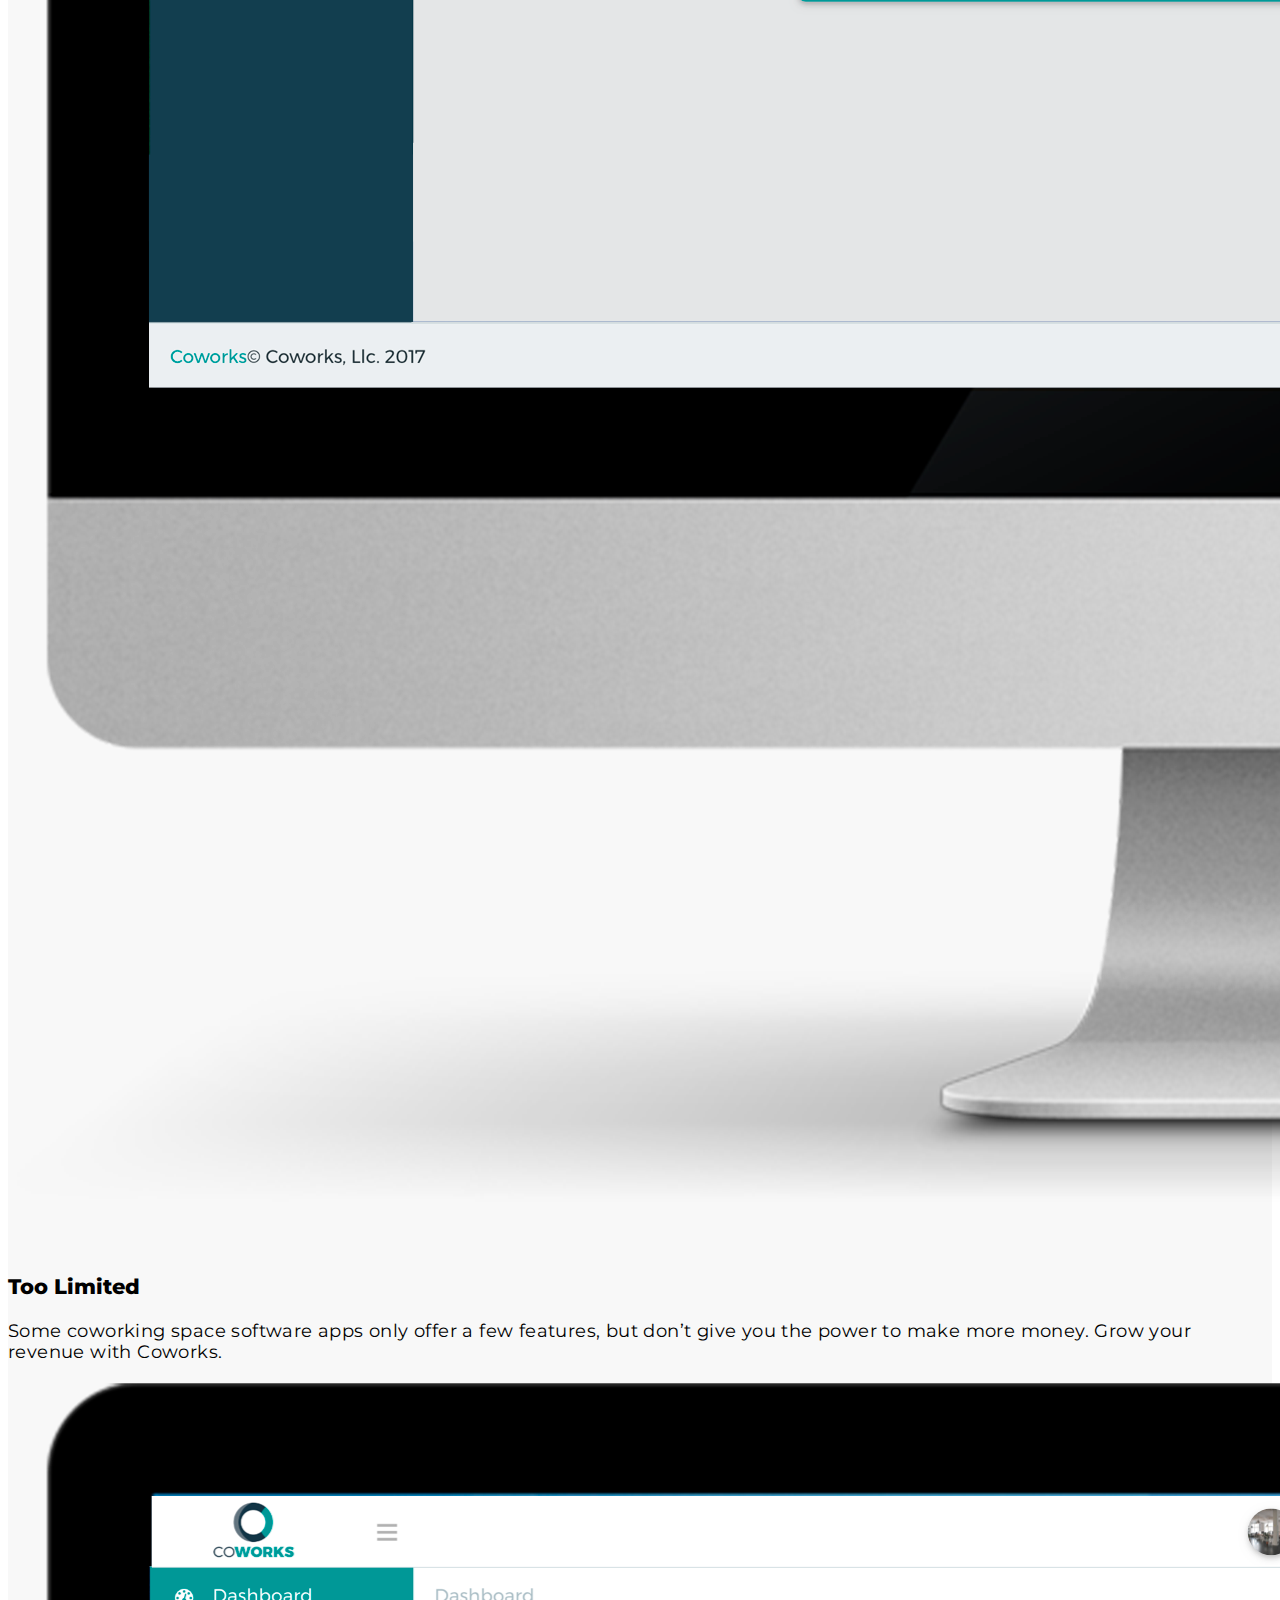
<file: why-coworks.html>
<!DOCTYPE html>
<html>

<head>
  <meta charset="utf-8">
  <meta name="viewport" content="width=device-width, initial-scale=1, shrink-to-fit=no">
  <link rel="stylesheet" href="https://stackpath.bootstrapcdn.com/bootstrap/4.1.3/css/bootstrap.min.css" integrity="sha384-MCw98/SFnGE8fJT3GXwEOngsV7Zt27NXFoaoApmYm81iuXoPkFOJwJ8ERdknLPMO" crossorigin="anonymous">
  <link rel="stylesheet" href="https://use.fontawesome.com/releases/v5.6.3/css/all.css" integrity="sha384-UHRtZLI+pbxtHCWp1t77Bi1L4ZtiqrqD80Kn4Z8NTSRyMA2Fd33n5dQ8lWUE00s/" crossorigin="anonymous">
  <link href="style/css/style.css" type="text/css" rel="stylesheet">
  <title>Why Coworks</title>
</head>

<body>
  <!-- Page -->
  <div class="container-fluid p-0" id="features">
    <!-- Header -->
    <div class="container-fluid header d-flex align-items-center">
      <div class="row py-5 w-100">
        <div class="col-0 col-md-1">
        </div>
        <div class="col-12 col-md-10 text-center align-items-center">
          <h1 class="text-white pb-3">Why Coworks?</h1>
          <p class="text-white">The best software for any coworking space.</p>
        </div>
        <div class="col-0 col-md-1">
        </div>
      </div>
    </div>
    <!-- why -->
    <div class="container-fluid py-5 px-2 px-md-5 px-md-0">
      <div class="row pb-5">
        <div class="col-0 col-md-1">
        </div>
        <div class="col-12 col-md-10">
          <div class="row py-5">
            <div class="col-12 text-center">
              <h2 class="py-3">Are you tired of using complicated, bloated complexadus software?</h2>
              <p class="">With Coworks' predictable pricing, we charge a flat fee based on features that allows you to budget and scale. No per member pricing. No complicated wifi/hardware contracts.</p>
            </div>
          </div>
        </div>
        <div class="col-0 col-md-1">
        </div>
      </div>
      <div class="row justify-content-center align-items-center py-5">
        <div class="col-12 col-md-6 col-lg-3 pr-lg-5">
          <img class="img-responsive w-100 pl-lg-5 pb-5 pb-md-0" src="img/coworks_coworks-admin.png" alt="Keep It Simple With Coworks Image">
        </div>
        <div class="col-12 col-md-6 col-lg-4 pl-lg-5 text-center text-md-left">
          <h3 class="h4 strong">Keep it simple with Coworks</h3>
          <p>Coworks gives you a powerful, yet intuitive interface to manage your coworking space. Say goodbye to cluttered spreadsheets. Say hello to simplicity.</p>
        </div>
      </div>
      <div class="row justify-content-center align-items-center py-5">
        <div class="col-12 col-md-6 col-lg-3 pl-lg-5 order-md-2">
          <img class="img-responsive w-100 pl-lg-5 pb-5 pb-md-0" src="img/coworks_coworks-admin.png" alt="Everything in One Place Image">
        </div>
        <div class="col-12 col-md-6 col-lg-4 pr-lg-5 order-md-1 text-center text-md-left">
          <h3 class="h4 strong">Everything should be in one place</h3>
          <p>Are you duct taping your coworking apps? Drop your 7 separate apps and pick up Coworks.</p>
        </div>
      </div>
      <div class="row justify-content-center align-items-center py-5">
        <div class="col-12 col-md-6 col-lg-3 pr-lg-5">
          <img class="img-responsive w-100 pl-lg-5 pb-5 pb-md-0" src="img/coworks_coworks-admin.png" alt="Retaining Members Image">
        </div>
        <div class="col-12 col-md-6 col-lg-4 pl-lg-5 text-center text-md-left">
          <h3 class="h4 strong">Retain your members</h3>
          <p>Coworking members will leave your space if you give an unprofessional experience.</p>
        </div>
      </div>
      <div class="row justify-content-center align-items-center py-5">
        <div class="col-12 col-md-6 col-lg-3 pl-lg-5 order-md-2">
          <img class="img-responsive w-100 pl-lg-5 pb-5 pb-md-0" src="img/coworks_coworks-admin.png" alt="Gaining Members Image">
        </div>
        <div class="col-12 col-md-6 col-lg-4 pr-lg-5 order-md-1 text-center text-md-left">
          <h3 class="h4 strong">Gain more members</h3>
          <p>Generate more leads with Coworks and grow your monthly revenue.</p>
        </div>
      </div>
    </div>
    <!-- switch -->
    <div class="container-fluid py-5 px-2 px-md-5 px-md-0 bg-grey">
      <div class="row pb-5">
        <div class="col-0 col-md-1">
        </div>
        <div class="col-12 col-md-10">
          <div class="row py-5">
            <div class="col-12 text-center">
              <h2 class="py-3">Why should I switch from my current apps?</h2>
              <p class="">We tried them. Here’s what we found out.</p>
            </div>
          </div>
        </div>
        <div class="col-0 col-md-1">
        </div>
      </div>
      <div class="row justify-content-center align-items-center py-5">
        <div class="col-12 col-md-6 col-lg-3 pl-lg-5 order-md-2">
          <img class="img-responsive w-100 pl-lg-5 pb-5 pb-md-0" src="img/coworks_coworks-admin.png" alt="Hospitality not just Real Estate Image">
        </div>
        <div class="col-12 col-md-6 col-lg-4 pr-lg-5 order-md-1 text-center text-md-left">
          <h3 class="h4 strong">Hospitality, not just real estate</h3>
          <p>Coworking space management is not just real estate. You are actually in the customer service business. Many other space management apps focus on property management and billing but lack the personal connection that coworking spaces have to offer. Your members need more than a lease to stay in your space. They need a community. Build your community with Coworks.</p>
        </div>
      </div>
      <div class="row justify-content-center align-items-center py-5">
        <div class="col-12">
          <div class="row justify-content-center">
        <div class="col-0 col-md-6 col-lg-3">
        </div>
        <div class="col-12 col-md-6 col-lg-4 text-center text-md-left">
          <h3 class="h4 strong pb-3">Simple Yet Featureful</h3>
        </div>
        </div>
        </div>
        <div class="row align-items-center justify-content-center pb-5">
        <div class="col-12 col-md-6 col-lg-3 pl-lg-5">
          <img class="img-responsive w-100 pl-lg-5 pb-5 pb-md-0" src="img/coworks_coworks-admin.png" alt="Too Limited Product Image">
        </div>
        <div class="col-12 col-md-6 col-lg-4 pr-lg-5 text-center text-md-left">
          <h3 class="h5 strong">Too Limited</h3>
          <p>Some coworking space software apps only offer a few features, but don’t give you the power to make more money. Grow your revenue with Coworks.</p>
        </div>
        </div>
        <div class="row align-items-center justify-content-center pb-5">
        <div class="col-12 col-md-6 col-lg-3 pl-lg-5">
          <img class="img-responsive w-100 pl-lg-5 pb-5 pb-md-0" src="img/coworks_coworks-admin.png" alt="Too Bloated Product Image">
        </div>
        <div class="col-12 col-md-6 col-lg-4 pr-lg-5 order-md-1 text-center text-md-left">
          <h3 class="h5 strong">Too Bloated</h3>
          <p>Some coworking software apps are stuffed with complicated bloatware, but they lack a simple interface to get anything done.</p>
        </div>
        </div>
      </div>
      <div class="row justify-content-center align-items-center py-5">
        <div class="col-12 col-md-6 col-lg-3 pl-lg-5 order-md-2">
          <img class="img-responsive w-100 pl-lg-5 pb-5 pb-md-0" src="img/coworks_coworks-admin.png" alt="Cut the Duct Tape Image">
        </div>
        <div class="col-12 col-md-6 col-lg-4 pr-lg-5 order-md-1 text-center text-md-left">
          <h3 class="h4 strong">You can cut the duct-tape</h3>
          <p class="pb-3">When you have a dozen apps duct taped together, your members (and your revenue) will slip between the cracks. Bring everything in-house with Coworks. Together we can replace the apps you are duct taping for:</p>
          <ul class="p px-5">
            <li>Billing and Invoicing</li>
            <li>Lead Tracking</li>
            <li>Event Management</li>
            <li>Member Directory</li>
            <li>Reports and Analytics</li>
            <li>Keyless Entry</li>
            <li>Data Capture</li>
          </ul>
        </div>
      </div>
    </div>
    <!-- end -->
    </div>
  </body>

  </html>
</file>
<file: style/css/style.css>
@import url("https://fonts.googleapis.com/css?family=Montserrat:300,400,500,600,700,800,900");.bg-primary{background-color:#259595 !important}.bg-secondary{background-color:#273c4a !important}.bg-grey{background-color:#f8f8f8}.bg-lightteal{background-color:#E4F7F7}.brand-teal{color:#259595}.brand-red{color:#e54038}.brand-grey{color:#e1e1e1}@media (min-width: 992px){.h1,h1{font-family:"Montserrat",Verdana,Arial,Helvetica,sans-serif;font-size:7.8rem;font-weight:800;letter-spacing:.15rem}.h2,h2{font-family:"Montserrat",Verdana,Arial,Helvetica,sans-serif;font-size:4.8rem;font-weight:800;letter-spacing:.15rem}.h3,h3{font-family:"Montserrat",Verdana,Arial,Helvetica,sans-serif;font-size:4rem;font-weight:600}.h4,h4{font-family:"Montserrat",Verdana,Arial,Helvetica,sans-serif;font-size:3rem;font-weight:700}.h5,h5{font-family:"Montserrat",Verdana,Arial,Helvetica,sans-serif;font-size:2.6rem;font-weight:500}.h6,h6{font-family:"Montserrat",Verdana,Arial,Helvetica,sans-serif;font-size:2.2rem;font-weight:600;letter-spacing:.05rem}.p,p{font-family:"Montserrat",Verdana,Arial,Helvetica,sans-serif;font-size:2.2rem;font-weight:400;letter-spacing:.05rem}.link{font-family:"Montserrat",Verdana,Arial,Helvetica,sans-serif;color:#259595;font-size:2rem;font-weight:600}.link:hover{text-decoration:none;color:#39cece}}@media (min-width: 768px) and (max-width: 991px){.h1,h1{font-family:"Montserrat",Verdana,Arial,Helvetica,sans-serif;font-size:6.4rem;font-weight:800;letter-spacing:.15rem}.h2,h2{font-family:"Montserrat",Verdana,Arial,Helvetica,sans-serif;font-size:4rem;font-weight:800;letter-spacing:.15rem}.h3,h3{font-family:"Montserrat",Verdana,Arial,Helvetica,sans-serif;font-size:3.4rem;font-weight:600}.h4,h4{font-family:"Montserrat",Verdana,Arial,Helvetica,sans-serif;font-size:2.8rem;font-weight:700}.h5,h5{font-family:"Montserrat",Verdana,Arial,Helvetica,sans-serif;font-size:2.4rem;font-weight:500}.h6,h6{font-family:"Montserrat",Verdana,Arial,Helvetica,sans-serif;font-size:2rem;font-weight:600;letter-spacing:.05rem}.p,p{font-family:"Montserrat",Verdana,Arial,Helvetica,sans-serif;font-size:2rem;font-weight:400;letter-spacing:.05rem}.link{font-family:"Montserrat",Verdana,Arial,Helvetica,sans-serif;color:#259595;font-size:2rem;font-weight:700}.link:hover{text-decoration:none;color:#39cece}}@media (max-width: 767px){.h1,h1{font-family:"Montserrat",Verdana,Arial,Helvetica,sans-serif;font-size:6rem;font-weight:800;letter-spacing:.15rem}.h2,h2{font-family:"Montserrat",Verdana,Arial,Helvetica,sans-serif;font-size:4.2rem;font-weight:800;letter-spacing:.15rem}.h3,h3{font-family:"Montserrat",Verdana,Arial,Helvetica,sans-serif;font-size:3.6rem;font-weight:600}.h4,h4{font-family:"Montserrat",Verdana,Arial,Helvetica,sans-serif;font-size:2.8rem;font-weight:700}.h5,h5{font-family:"Montserrat",Verdana,Arial,Helvetica,sans-serif;font-size:2.4rem;font-weight:500}.h6,h6{font-family:"Montserrat",Verdana,Arial,Helvetica,sans-serif;font-size:2rem;font-weight:600;letter-spacing:.05rem}.p,p{font-family:"Montserrat",Verdana,Arial,Helvetica,sans-serif;font-size:2rem;font-weight:400;letter-spacing:.05rem}.link{font-family:"Montserrat",Verdana,Arial,Helvetica,sans-serif;color:#259595;font-size:1.8rem;font-weight:700}.link:hover{text-decoration:none;color:#39cece}}.strong,strong{font-weight:800}.regular{font-weight:500}@media (min-width: 992px){html{font-size:10px}}@media (min-width: 768px), (max-width: 991px){html{font-size:8px}}@media (max-width: 767px){html{font-size:6px}}.row{margin-left:0px;margin-right:0px}@media (min-width: 768px){.btn-primary{background-color:white;border-radius:3px 3px 3px 3px;border-color:white;color:#259595;font-family:"Montserrat",Verdana,Arial,Helvetica,sans-serif;font-weight:700;letter-spacing:.25rem;font-size:2rem;text-transform:uppercase;padding:1.1rem 3.2rem}.btn-primary:hover{background-color:#d9d9d9;color:#259595;font-family:"Montserrat",Verdana,Arial,Helvetica,sans-serif;font-size:2rem;border-color:#d9d9d9 !important}.btn-primary:active{background-color:#d9d9d9 !important;color:#259595 !important;font-family:"Montserrat",Verdana,Arial,Helvetica,sans-serif !important;font-size:2rem;border-color:#d9d9d9 !important;box-shadow:0 0 0 0.2rem rgba(0,0,0,0.15) !important}.btn-secondary{background-color:#259595;border-radius:3px 3px 3px 3px;border-color:#259595;color:white;font-family:"Montserrat",Verdana,Arial,Helvetica,sans-serif;text-transform:uppercase;font-weight:700;letter-spacing:.25rem;font-size:2rem;padding:1.1rem 3.2rem}.btn-secondary:hover{background-color:#39cece;color:white;border-color:#39cece !important}.btn-secondary:active{background-color:#39cece !important;color:white;border-color:#39cece !important;box-shadow:0 0 0 0.2rem rgba(0,0,0,0.2) !important}.btn-feature{background-color:#259595;border-radius:3px 3px 3px 3px;border-color:#259595;color:white;font-family:"Montserrat",Verdana,Arial,Helvetica,sans-serif;font-weight:500;letter-spacing:.2rem;font-size:2rem;padding:1rem 1.5rem}.btn-feature:hover{background-color:#39cece;color:white;border-color:#39cece !important}.btn-feature:active{background-color:#39cece !important;color:white;border-color:#39cece !important;box-shadow:0 0 0 0.2rem rgba(0,0,0,0.2) !important}}@media (max-width: 767px){.btn-primary{background-color:white;border-radius:3px 3px 3px 3px;border-color:white;color:#259595;font-family:"Montserrat",Verdana,Arial,Helvetica,sans-serif;font-weight:700;letter-spacing:.25rem;text-transform:uppercase;font-size:2.2rem;padding:1.5rem 4rem}.btn-primary:hover{background-color:#d9d9d9;color:#259595;font-family:"Montserrat",Verdana,Arial,Helvetica,sans-serif;font-size:2.2rem;border-color:#d9d9d9 !important}.btn-primary:active{background-color:#d9d9d9 !important;color:#259595 !important;font-family:"Montserrat",Verdana,Arial,Helvetica,sans-serif !important;font-size:2.2rem;border-color:#d9d9d9 !important;box-shadow:0 0 0 0.2rem rgba(0,0,0,0.15) !important}.btn-secondary{background-color:#259595;border-radius:3px 3px 3px 3px;border-color:#259595;color:white;font-family:"Montserrat",Verdana,Arial,Helvetica,sans-serif;font-weight:700;letter-spacing:.25rem;text-transform:uppercase;font-size:2.2rem;padding:1.5rem 4rem}.btn-secondary:hover{background-color:#39cece;color:white;font-size:2.2rem;border-color:#39cece !important}.btn-secondary:active{background-color:#39cece !important;color:white;font-size:2.2rem;border-color:#39cece !important;box-shadow:0 0 0 0.2rem rgba(0,0,0,0.2) !important}.btn-feature{background-color:#259595;border-radius:3px 3px 3px 3px;border-color:#259595;color:white;font-family:"Montserrat",Verdana,Arial,Helvetica,sans-serif;font-weight:500;letter-spacing:.2rem;font-size:2rem;padding:1rem 1.5rem}.btn-feature:hover{background-color:#39cece;color:white;border-color:#39cece !important}.btn-feature:active{background-color:#39cece !important;color:white;border-color:#39cece !important;box-shadow:0 0 0 0.2rem rgba(0,0,0,0.2) !important}}.radius{border:0px solid #f8f8f8;border-radius:7px}.radiustop{border:0px solid #f8f8f8;border-radius:7px 7px 0px 0px}.nav-pills .nav-link.active{background-color:#259595;border-radius:0px;overflow:hidden}.nav-link:hover{color:#259595}.nav-pills{border:2px solid #259595;border-radius:40px;overflow:hidden}.feature-box{border:solid 2px #fff}.feature-box:hover{background-color:#687680;text-decoration:none}.feature-box:active{background-color:#687680;text-decoration:none}@media (min-width: 992px){.header{background-color:#259595;min-height:30vh}}@media (min-width: 768px) and (max-width: 991px){.header{background-color:#259595;min-height:20vh}}@media (max-width: 767px){.header{background-color:#259595}}.colfive{width:20%}.colthree{width:30%}.drop{-webkit-filter:drop-shadow(0rem 0rem 0.2rem rgba(0,0,0,0.15)) !important;filter:drop-shadow(0rem 0rem 0.2rem rgba(0,0,0,0.15)) !important}.fa,.fas,.far,.fal,.fab{-moz-osx-font-smoothing:grayscale;-webkit-font-smoothing:antialiased;display:inline-block;font-style:normal;font-variant:normal;text-rendering:auto;line-height:1}.fa-lg{font-size:1.33333em;line-height:.75em;vertical-align:-.0667em}.fa-xs{font-size:.75em}.fa-sm{font-size:.875em}.fa-1x{font-size:1em}.fa-2x{font-size:2em}.fa-3x{font-size:3em}.fa-4x{font-size:4em}.fa-5x{font-size:5em}.fa-6x{font-size:6em}.fa-7x{font-size:7em}.fa-8x{font-size:8em}.fa-9x{font-size:9em}.fa-10x{font-size:10em}.fa-fw{text-align:center;width:1.25em}.fa-ul{list-style-type:none;margin-left:2.5em;padding-left:0}.fa-ul>li{position:relative}.fa-li{left:-2em;position:absolute;text-align:center;width:2em;line-height:inherit}.fa-border{border:solid 0.08em #eee;border-radius:.1em;padding:.2em .25em .15em}.fa-pull-left{float:left}.fa-pull-right{float:right}.fa.fa-pull-left,.fas.fa-pull-left,.far.fa-pull-left,.fal.fa-pull-left,.fab.fa-pull-left{margin-right:.3em}.fa.fa-pull-right,.fas.fa-pull-right,.far.fa-pull-right,.fal.fa-pull-right,.fab.fa-pull-right{margin-left:.3em}.fa-spin{animation:fa-spin 2s infinite linear}.fa-pulse{animation:fa-spin 1s infinite steps(8)}@keyframes fa-spin{0%{transform:rotate(0deg)}100%{transform:rotate(360deg)}}.fa-rotate-90{-ms-filter:"progid:DXImageTransform.Microsoft.BasicImage(rotation=1)";transform:rotate(90deg)}.fa-rotate-180{-ms-filter:"progid:DXImageTransform.Microsoft.BasicImage(rotation=2)";transform:rotate(180deg)}.fa-rotate-270{-ms-filter:"progid:DXImageTransform.Microsoft.BasicImage(rotation=3)";transform:rotate(270deg)}.fa-flip-horizontal{-ms-filter:"progid:DXImageTransform.Microsoft.BasicImage(rotation=0, mirror=1)";transform:scale(-1, 1)}.fa-flip-vertical{-ms-filter:"progid:DXImageTransform.Microsoft.BasicImage(rotation=2, mirror=1)";transform:scale(1, -1)}.fa-flip-both,.fa-flip-horizontal.fa-flip-vertical{-ms-filter:"progid:DXImageTransform.Microsoft.BasicImage(rotation=2, mirror=1)";transform:scale(-1, -1)}:root .fa-rotate-90,:root .fa-rotate-180,:root .fa-rotate-270,:root .fa-flip-horizontal,:root .fa-flip-vertical,:root .fa-flip-both{filter:none}.fa-stack{display:inline-block;height:2em;line-height:2em;position:relative;vertical-align:middle;width:2.5em}.fa-stack-1x,.fa-stack-2x{left:0;position:absolute;text-align:center;width:100%}.fa-stack-1x{line-height:inherit}.fa-stack-2x{font-size:2em}.fa-inverse{color:#fff}.fa-500px:before{content:"\f26e"}.fa-abacus:before{content:"\f640"}.fa-accessible-icon:before{content:"\f368"}.fa-accusoft:before{content:"\f369"}.fa-acorn:before{content:"\f6ae"}.fa-acquisitions-incorporated:before{content:"\f6af"}.fa-ad:before{content:"\f641"}.fa-address-book:before{content:"\f2b9"}.fa-address-card:before{content:"\f2bb"}.fa-adjust:before{content:"\f042"}.fa-adn:before{content:"\f170"}.fa-adobe:before{content:"\f778"}.fa-adversal:before{content:"\f36a"}.fa-affiliatetheme:before{content:"\f36b"}.fa-air-freshener:before{content:"\f5d0"}.fa-alarm-clock:before{content:"\f34e"}.fa-algolia:before{content:"\f36c"}.fa-alicorn:before{content:"\f6b0"}.fa-align-center:before{content:"\f037"}.fa-align-justify:before{content:"\f039"}.fa-align-left:before{content:"\f036"}.fa-align-right:before{content:"\f038"}.fa-alipay:before{content:"\f642"}.fa-allergies:before{content:"\f461"}.fa-amazon:before{content:"\f270"}.fa-amazon-pay:before{content:"\f42c"}.fa-ambulance:before{content:"\f0f9"}.fa-american-sign-language-interpreting:before{content:"\f2a3"}.fa-amilia:before{content:"\f36d"}.fa-analytics:before{content:"\f643"}.fa-anchor:before{content:"\f13d"}.fa-android:before{content:"\f17b"}.fa-angel:before{content:"\f779"}.fa-angellist:before{content:"\f209"}.fa-angle-double-down:before{content:"\f103"}.fa-angle-double-left:before{content:"\f100"}.fa-angle-double-right:before{content:"\f101"}.fa-angle-double-up:before{content:"\f102"}.fa-angle-down:before{content:"\f107"}.fa-angle-left:before{content:"\f104"}.fa-angle-right:before{content:"\f105"}.fa-angle-up:before{content:"\f106"}.fa-angry:before{content:"\f556"}.fa-angrycreative:before{content:"\f36e"}.fa-angular:before{content:"\f420"}.fa-ankh:before{content:"\f644"}.fa-app-store:before{content:"\f36f"}.fa-app-store-ios:before{content:"\f370"}.fa-apper:before{content:"\f371"}.fa-apple:before{content:"\f179"}.fa-apple-alt:before{content:"\f5d1"}.fa-apple-crate:before{content:"\f6b1"}.fa-apple-pay:before{content:"\f415"}.fa-archive:before{content:"\f187"}.fa-archway:before{content:"\f557"}.fa-arrow-alt-circle-down:before{content:"\f358"}.fa-arrow-alt-circle-left:before{content:"\f359"}.fa-arrow-alt-circle-right:before{content:"\f35a"}.fa-arrow-alt-circle-up:before{content:"\f35b"}.fa-arrow-alt-down:before{content:"\f354"}.fa-arrow-alt-from-bottom:before{content:"\f346"}.fa-arrow-alt-from-left:before{content:"\f347"}.fa-arrow-alt-from-right:before{content:"\f348"}.fa-arrow-alt-from-top:before{content:"\f349"}.fa-arrow-alt-left:before{content:"\f355"}.fa-arrow-alt-right:before{content:"\f356"}.fa-arrow-alt-square-down:before{content:"\f350"}.fa-arrow-alt-square-left:before{content:"\f351"}.fa-arrow-alt-square-right:before{content:"\f352"}.fa-arrow-alt-square-up:before{content:"\f353"}.fa-arrow-alt-to-bottom:before{content:"\f34a"}.fa-arrow-alt-to-left:before{content:"\f34b"}.fa-arrow-alt-to-right:before{content:"\f34c"}.fa-arrow-alt-to-top:before{content:"\f34d"}.fa-arrow-alt-up:before{content:"\f357"}.fa-arrow-circle-down:before{content:"\f0ab"}.fa-arrow-circle-left:before{content:"\f0a8"}.fa-arrow-circle-right:before{content:"\f0a9"}.fa-arrow-circle-up:before{content:"\f0aa"}.fa-arrow-down:before{content:"\f063"}.fa-arrow-from-bottom:before{content:"\f342"}.fa-arrow-from-left:before{content:"\f343"}.fa-arrow-from-right:before{content:"\f344"}.fa-arrow-from-top:before{content:"\f345"}.fa-arrow-left:before{content:"\f060"}.fa-arrow-right:before{content:"\f061"}.fa-arrow-square-down:before{content:"\f339"}.fa-arrow-square-left:before{content:"\f33a"}.fa-arrow-square-right:before{content:"\f33b"}.fa-arrow-square-up:before{content:"\f33c"}.fa-arrow-to-bottom:before{content:"\f33d"}.fa-arrow-to-left:before{content:"\f33e"}.fa-arrow-to-right:before{content:"\f340"}.fa-arrow-to-top:before{content:"\f341"}.fa-arrow-up:before{content:"\f062"}.fa-arrows:before{content:"\f047"}.fa-arrows-alt:before{content:"\f0b2"}.fa-arrows-alt-h:before{content:"\f337"}.fa-arrows-alt-v:before{content:"\f338"}.fa-arrows-h:before{content:"\f07e"}.fa-arrows-v:before{content:"\f07d"}.fa-artstation:before{content:"\f77a"}.fa-assistive-listening-systems:before{content:"\f2a2"}.fa-asterisk:before{content:"\f069"}.fa-asymmetrik:before{content:"\f372"}.fa-at:before{content:"\f1fa"}.fa-atlas:before{content:"\f558"}.fa-atlassian:before{content:"\f77b"}.fa-atom:before{content:"\f5d2"}.fa-atom-alt:before{content:"\f5d3"}.fa-audible:before{content:"\f373"}.fa-audio-description:before{content:"\f29e"}.fa-autoprefixer:before{content:"\f41c"}.fa-avianex:before{content:"\f374"}.fa-aviato:before{content:"\f421"}.fa-award:before{content:"\f559"}.fa-aws:before{content:"\f375"}.fa-axe:before{content:"\f6b2"}.fa-axe-battle:before{content:"\f6b3"}.fa-baby:before{content:"\f77c"}.fa-baby-carriage:before{content:"\f77d"}.fa-backpack:before{content:"\f5d4"}.fa-backspace:before{content:"\f55a"}.fa-backward:before{content:"\f04a"}.fa-bacon:before{content:"\f7e5"}.fa-badge:before{content:"\f335"}.fa-badge-check:before{content:"\f336"}.fa-badge-dollar:before{content:"\f645"}.fa-badge-percent:before{content:"\f646"}.fa-badger-honey:before{content:"\f6b4"}.fa-balance-scale:before{content:"\f24e"}.fa-balance-scale-left:before{content:"\f515"}.fa-balance-scale-right:before{content:"\f516"}.fa-ball-pile:before{content:"\f77e"}.fa-ballot:before{content:"\f732"}.fa-ballot-check:before{content:"\f733"}.fa-ban:before{content:"\f05e"}.fa-band-aid:before{content:"\f462"}.fa-bandcamp:before{content:"\f2d5"}.fa-barcode:before{content:"\f02a"}.fa-barcode-alt:before{content:"\f463"}.fa-barcode-read:before{content:"\f464"}.fa-barcode-scan:before{content:"\f465"}.fa-bars:before{content:"\f0c9"}.fa-baseball:before{content:"\f432"}.fa-baseball-ball:before{content:"\f433"}.fa-basketball-ball:before{content:"\f434"}.fa-basketball-hoop:before{content:"\f435"}.fa-bat:before{content:"\f6b5"}.fa-bath:before{content:"\f2cd"}.fa-battery-bolt:before{content:"\f376"}.fa-battery-empty:before{content:"\f244"}.fa-battery-full:before{content:"\f240"}.fa-battery-half:before{content:"\f242"}.fa-battery-quarter:before{content:"\f243"}.fa-battery-slash:before{content:"\f377"}.fa-battery-three-quarters:before{content:"\f241"}.fa-bed:before{content:"\f236"}.fa-beer:before{content:"\f0fc"}.fa-behance:before{content:"\f1b4"}.fa-behance-square:before{content:"\f1b5"}.fa-bell:before{content:"\f0f3"}.fa-bell-school:before{content:"\f5d5"}.fa-bell-school-slash:before{content:"\f5d6"}.fa-bell-slash:before{content:"\f1f6"}.fa-bells:before{content:"\f77f"}.fa-bezier-curve:before{content:"\f55b"}.fa-bible:before{content:"\f647"}.fa-bicycle:before{content:"\f206"}.fa-bimobject:before{content:"\f378"}.fa-binoculars:before{content:"\f1e5"}.fa-biohazard:before{content:"\f780"}.fa-birthday-cake:before{content:"\f1fd"}.fa-bitbucket:before{content:"\f171"}.fa-bitcoin:before{content:"\f379"}.fa-bity:before{content:"\f37a"}.fa-black-tie:before{content:"\f27e"}.fa-blackberry:before{content:"\f37b"}.fa-blanket:before{content:"\f498"}.fa-blender:before{content:"\f517"}.fa-blender-phone:before{content:"\f6b6"}.fa-blind:before{content:"\f29d"}.fa-blog:before{content:"\f781"}.fa-blogger:before{content:"\f37c"}.fa-blogger-b:before{content:"\f37d"}.fa-bluetooth:before{content:"\f293"}.fa-bluetooth-b:before{content:"\f294"}.fa-bold:before{content:"\f032"}.fa-bolt:before{content:"\f0e7"}.fa-bomb:before{content:"\f1e2"}.fa-bone:before{content:"\f5d7"}.fa-bone-break:before{content:"\f5d8"}.fa-bong:before{content:"\f55c"}.fa-book:before{content:"\f02d"}.fa-book-alt:before{content:"\f5d9"}.fa-book-dead:before{content:"\f6b7"}.fa-book-heart:before{content:"\f499"}.fa-book-medical:before{content:"\f7e6"}.fa-book-open:before{content:"\f518"}.fa-book-reader:before{content:"\f5da"}.fa-book-spells:before{content:"\f6b8"}.fa-book-user:before{content:"\f7e7"}.fa-bookmark:before{content:"\f02e"}.fa-books:before{content:"\f5db"}.fa-books-medical:before{content:"\f7e8"}.fa-boot:before{content:"\f782"}.fa-booth-curtain:before{content:"\f734"}.fa-bow-arrow:before{content:"\f6b9"}.fa-bowling-ball:before{content:"\f436"}.fa-bowling-pins:before{content:"\f437"}.fa-box:before{content:"\f466"}.fa-box-alt:before{content:"\f49a"}.fa-box-ballot:before{content:"\f735"}.fa-box-check:before{content:"\f467"}.fa-box-fragile:before{content:"\f49b"}.fa-box-full:before{content:"\f49c"}.fa-box-heart:before{content:"\f49d"}.fa-box-open:before{content:"\f49e"}.fa-box-up:before{content:"\f49f"}.fa-box-usd:before{content:"\f4a0"}.fa-boxes:before{content:"\f468"}.fa-boxes-alt:before{content:"\f4a1"}.fa-boxing-glove:before{content:"\f438"}.fa-brackets:before{content:"\f7e9"}.fa-brackets-curly:before{content:"\f7ea"}.fa-braille:before{content:"\f2a1"}.fa-brain:before{content:"\f5dc"}.fa-bread-loaf:before{content:"\f7eb"}.fa-bread-slice:before{content:"\f7ec"}.fa-briefcase:before{content:"\f0b1"}.fa-briefcase-medical:before{content:"\f469"}.fa-broadcast-tower:before{content:"\f519"}.fa-broom:before{content:"\f51a"}.fa-browser:before{content:"\f37e"}.fa-brush:before{content:"\f55d"}.fa-btc:before{content:"\f15a"}.fa-bug:before{content:"\f188"}.fa-building:before{content:"\f1ad"}.fa-bullhorn:before{content:"\f0a1"}.fa-bullseye:before{content:"\f140"}.fa-bullseye-arrow:before{content:"\f648"}.fa-bullseye-pointer:before{content:"\f649"}.fa-burn:before{content:"\f46a"}.fa-buromobelexperte:before{content:"\f37f"}.fa-burrito:before{content:"\f7ed"}.fa-bus:before{content:"\f207"}.fa-bus-alt:before{content:"\f55e"}.fa-bus-school:before{content:"\f5dd"}.fa-business-time:before{content:"\f64a"}.fa-buysellads:before{content:"\f20d"}.fa-cabinet-filing:before{content:"\f64b"}.fa-calculator:before{content:"\f1ec"}.fa-calculator-alt:before{content:"\f64c"}.fa-calendar:before{content:"\f133"}.fa-calendar-alt:before{content:"\f073"}.fa-calendar-check:before{content:"\f274"}.fa-calendar-day:before{content:"\f783"}.fa-calendar-edit:before{content:"\f333"}.fa-calendar-exclamation:before{content:"\f334"}.fa-calendar-minus:before{content:"\f272"}.fa-calendar-plus:before{content:"\f271"}.fa-calendar-star:before{content:"\f736"}.fa-calendar-times:before{content:"\f273"}.fa-calendar-week:before{content:"\f784"}.fa-camera:before{content:"\f030"}.fa-camera-alt:before{content:"\f332"}.fa-camera-retro:before{content:"\f083"}.fa-campfire:before{content:"\f6ba"}.fa-campground:before{content:"\f6bb"}.fa-canadian-maple-leaf:before{content:"\f785"}.fa-candle-holder:before{content:"\f6bc"}.fa-candy-cane:before{content:"\f786"}.fa-candy-corn:before{content:"\f6bd"}.fa-cannabis:before{content:"\f55f"}.fa-capsules:before{content:"\f46b"}.fa-car:before{content:"\f1b9"}.fa-car-alt:before{content:"\f5de"}.fa-car-battery:before{content:"\f5df"}.fa-car-bump:before{content:"\f5e0"}.fa-car-crash:before{content:"\f5e1"}.fa-car-garage:before{content:"\f5e2"}.fa-car-mechanic:before{content:"\f5e3"}.fa-car-side:before{content:"\f5e4"}.fa-car-tilt:before{content:"\f5e5"}.fa-car-wash:before{content:"\f5e6"}.fa-caret-circle-down:before{content:"\f32d"}.fa-caret-circle-left:before{content:"\f32e"}.fa-caret-circle-right:before{content:"\f330"}.fa-caret-circle-up:before{content:"\f331"}.fa-caret-down:before{content:"\f0d7"}.fa-caret-left:before{content:"\f0d9"}.fa-caret-right:before{content:"\f0da"}.fa-caret-square-down:before{content:"\f150"}.fa-caret-square-left:before{content:"\f191"}.fa-caret-square-right:before{content:"\f152"}.fa-caret-square-up:before{content:"\f151"}.fa-caret-up:before{content:"\f0d8"}.fa-carrot:before{content:"\f787"}.fa-cart-arrow-down:before{content:"\f218"}.fa-cart-plus:before{content:"\f217"}.fa-cash-register:before{content:"\f788"}.fa-cat:before{content:"\f6be"}.fa-cauldron:before{content:"\f6bf"}.fa-cc-amazon-pay:before{content:"\f42d"}.fa-cc-amex:before{content:"\f1f3"}.fa-cc-apple-pay:before{content:"\f416"}.fa-cc-diners-club:before{content:"\f24c"}.fa-cc-discover:before{content:"\f1f2"}.fa-cc-jcb:before{content:"\f24b"}.fa-cc-mastercard:before{content:"\f1f1"}.fa-cc-paypal:before{content:"\f1f4"}.fa-cc-stripe:before{content:"\f1f5"}.fa-cc-visa:before{content:"\f1f0"}.fa-centercode:before{content:"\f380"}.fa-centos:before{content:"\f789"}.fa-certificate:before{content:"\f0a3"}.fa-chair:before{content:"\f6c0"}.fa-chair-office:before{content:"\f6c1"}.fa-chalkboard:before{content:"\f51b"}.fa-chalkboard-teacher:before{content:"\f51c"}.fa-charging-station:before{content:"\f5e7"}.fa-chart-area:before{content:"\f1fe"}.fa-chart-bar:before{content:"\f080"}.fa-chart-line:before{content:"\f201"}.fa-chart-line-down:before{content:"\f64d"}.fa-chart-network:before{content:"\f78a"}.fa-chart-pie:before{content:"\f200"}.fa-chart-pie-alt:before{content:"\f64e"}.fa-chart-scatter:before{content:"\f7ee"}.fa-check:before{content:"\f00c"}.fa-check-circle:before{content:"\f058"}.fa-check-double:before{content:"\f560"}.fa-check-square:before{content:"\f14a"}.fa-cheese:before{content:"\f7ef"}.fa-cheese-swiss:before{content:"\f7f0"}.fa-cheeseburger:before{content:"\f7f1"}.fa-chess:before{content:"\f439"}.fa-chess-bishop:before{content:"\f43a"}.fa-chess-bishop-alt:before{content:"\f43b"}.fa-chess-board:before{content:"\f43c"}.fa-chess-clock:before{content:"\f43d"}.fa-chess-clock-alt:before{content:"\f43e"}.fa-chess-king:before{content:"\f43f"}.fa-chess-king-alt:before{content:"\f440"}.fa-chess-knight:before{content:"\f441"}.fa-chess-knight-alt:before{content:"\f442"}.fa-chess-pawn:before{content:"\f443"}.fa-chess-pawn-alt:before{content:"\f444"}.fa-chess-queen:before{content:"\f445"}.fa-chess-queen-alt:before{content:"\f446"}.fa-chess-rook:before{content:"\f447"}.fa-chess-rook-alt:before{content:"\f448"}.fa-chevron-circle-down:before{content:"\f13a"}.fa-chevron-circle-left:before{content:"\f137"}.fa-chevron-circle-right:before{content:"\f138"}.fa-chevron-circle-up:before{content:"\f139"}.fa-chevron-double-down:before{content:"\f322"}.fa-chevron-double-left:before{content:"\f323"}.fa-chevron-double-right:before{content:"\f324"}.fa-chevron-double-up:before{content:"\f325"}.fa-chevron-down:before{content:"\f078"}.fa-chevron-left:before{content:"\f053"}.fa-chevron-right:before{content:"\f054"}.fa-chevron-square-down:before{content:"\f329"}.fa-chevron-square-left:before{content:"\f32a"}.fa-chevron-square-right:before{content:"\f32b"}.fa-chevron-square-up:before{content:"\f32c"}.fa-chevron-up:before{content:"\f077"}.fa-child:before{content:"\f1ae"}.fa-chimney:before{content:"\f78b"}.fa-chrome:before{content:"\f268"}.fa-church:before{content:"\f51d"}.fa-circle:before{content:"\f111"}.fa-circle-notch:before{content:"\f1ce"}.fa-city:before{content:"\f64f"}.fa-claw-marks:before{content:"\f6c2"}.fa-clinic-medical:before{content:"\f7f2"}.fa-clipboard:before{content:"\f328"}.fa-clipboard-check:before{content:"\f46c"}.fa-clipboard-list:before{content:"\f46d"}.fa-clipboard-list-check:before{content:"\f737"}.fa-clipboard-prescription:before{content:"\f5e8"}.fa-clipboard-user:before{content:"\f7f3"}.fa-clock:before{content:"\f017"}.fa-clone:before{content:"\f24d"}.fa-closed-captioning:before{content:"\f20a"}.fa-cloud:before{content:"\f0c2"}.fa-cloud-download:before{content:"\f0ed"}.fa-cloud-download-alt:before{content:"\f381"}.fa-cloud-drizzle:before{content:"\f738"}.fa-cloud-hail:before{content:"\f739"}.fa-cloud-hail-mixed:before{content:"\f73a"}.fa-cloud-meatball:before{content:"\f73b"}.fa-cloud-moon:before{content:"\f6c3"}.fa-cloud-moon-rain:before{content:"\f73c"}.fa-cloud-rain:before{content:"\f73d"}.fa-cloud-rainbow:before{content:"\f73e"}.fa-cloud-showers:before{content:"\f73f"}.fa-cloud-showers-heavy:before{content:"\f740"}.fa-cloud-sleet:before{content:"\f741"}.fa-cloud-snow:before{content:"\f742"}.fa-cloud-sun:before{content:"\f6c4"}.fa-cloud-sun-rain:before{content:"\f743"}.fa-cloud-upload:before{content:"\f0ee"}.fa-cloud-upload-alt:before{content:"\f382"}.fa-clouds:before{content:"\f744"}.fa-clouds-moon:before{content:"\f745"}.fa-clouds-sun:before{content:"\f746"}.fa-cloudscale:before{content:"\f383"}.fa-cloudsmith:before{content:"\f384"}.fa-cloudversify:before{content:"\f385"}.fa-club:before{content:"\f327"}.fa-cocktail:before{content:"\f561"}.fa-code:before{content:"\f121"}.fa-code-branch:before{content:"\f126"}.fa-code-commit:before{content:"\f386"}.fa-code-merge:before{content:"\f387"}.fa-codepen:before{content:"\f1cb"}.fa-codiepie:before{content:"\f284"}.fa-coffee:before{content:"\f0f4"}.fa-coffee-togo:before{content:"\f6c5"}.fa-coffin:before{content:"\f6c6"}.fa-cog:before{content:"\f013"}.fa-cogs:before{content:"\f085"}.fa-coins:before{content:"\f51e"}.fa-columns:before{content:"\f0db"}.fa-comment:before{content:"\f075"}.fa-comment-alt:before{content:"\f27a"}.fa-comment-alt-check:before{content:"\f4a2"}.fa-comment-alt-dollar:before{content:"\f650"}.fa-comment-alt-dots:before{content:"\f4a3"}.fa-comment-alt-edit:before{content:"\f4a4"}.fa-comment-alt-exclamation:before{content:"\f4a5"}.fa-comment-alt-lines:before{content:"\f4a6"}.fa-comment-alt-medical:before{content:"\f7f4"}.fa-comment-alt-minus:before{content:"\f4a7"}.fa-comment-alt-plus:before{content:"\f4a8"}.fa-comment-alt-slash:before{content:"\f4a9"}.fa-comment-alt-smile:before{content:"\f4aa"}.fa-comment-alt-times:before{content:"\f4ab"}.fa-comment-check:before{content:"\f4ac"}.fa-comment-dollar:before{content:"\f651"}.fa-comment-dots:before{content:"\f4ad"}.fa-comment-edit:before{content:"\f4ae"}.fa-comment-exclamation:before{content:"\f4af"}.fa-comment-lines:before{content:"\f4b0"}.fa-comment-medical:before{content:"\f7f5"}.fa-comment-minus:before{content:"\f4b1"}.fa-comment-plus:before{content:"\f4b2"}.fa-comment-slash:before{content:"\f4b3"}.fa-comment-smile:before{content:"\f4b4"}.fa-comment-times:before{content:"\f4b5"}.fa-comments:before{content:"\f086"}.fa-comments-alt:before{content:"\f4b6"}.fa-comments-alt-dollar:before{content:"\f652"}.fa-comments-dollar:before{content:"\f653"}.fa-compact-disc:before{content:"\f51f"}.fa-compass:before{content:"\f14e"}.fa-compass-slash:before{content:"\f5e9"}.fa-compress:before{content:"\f066"}.fa-compress-alt:before{content:"\f422"}.fa-compress-arrows-alt:before{content:"\f78c"}.fa-compress-wide:before{content:"\f326"}.fa-concierge-bell:before{content:"\f562"}.fa-confluence:before{content:"\f78d"}.fa-connectdevelop:before{content:"\f20e"}.fa-container-storage:before{content:"\f4b7"}.fa-contao:before{content:"\f26d"}.fa-conveyor-belt:before{content:"\f46e"}.fa-conveyor-belt-alt:before{content:"\f46f"}.fa-cookie:before{content:"\f563"}.fa-cookie-bite:before{content:"\f564"}.fa-copy:before{content:"\f0c5"}.fa-copyright:before{content:"\f1f9"}.fa-corn:before{content:"\f6c7"}.fa-couch:before{content:"\f4b8"}.fa-cow:before{content:"\f6c8"}.fa-cpanel:before{content:"\f388"}.fa-creative-commons:before{content:"\f25e"}.fa-creative-commons-by:before{content:"\f4e7"}.fa-creative-commons-nc:before{content:"\f4e8"}.fa-creative-commons-nc-eu:before{content:"\f4e9"}.fa-creative-commons-nc-jp:before{content:"\f4ea"}.fa-creative-commons-nd:before{content:"\f4eb"}.fa-creative-commons-pd:before{content:"\f4ec"}.fa-creative-commons-pd-alt:before{content:"\f4ed"}.fa-creative-commons-remix:before{content:"\f4ee"}.fa-creative-commons-sa:before{content:"\f4ef"}.fa-creative-commons-sampling:before{content:"\f4f0"}.fa-creative-commons-sampling-plus:before{content:"\f4f1"}.fa-creative-commons-share:before{content:"\f4f2"}.fa-creative-commons-zero:before{content:"\f4f3"}.fa-credit-card:before{content:"\f09d"}.fa-credit-card-blank:before{content:"\f389"}.fa-credit-card-front:before{content:"\f38a"}.fa-cricket:before{content:"\f449"}.fa-critical-role:before{content:"\f6c9"}.fa-croissant:before{content:"\f7f6"}.fa-crop:before{content:"\f125"}.fa-crop-alt:before{content:"\f565"}.fa-cross:before{content:"\f654"}.fa-crosshairs:before{content:"\f05b"}.fa-crow:before{content:"\f520"}.fa-crown:before{content:"\f521"}.fa-crutch:before{content:"\f7f7"}.fa-crutches:before{content:"\f7f8"}.fa-css3:before{content:"\f13c"}.fa-css3-alt:before{content:"\f38b"}.fa-cube:before{content:"\f1b2"}.fa-cubes:before{content:"\f1b3"}.fa-curling:before{content:"\f44a"}.fa-cut:before{content:"\f0c4"}.fa-cuttlefish:before{content:"\f38c"}.fa-d-and-d:before{content:"\f38d"}.fa-d-and-d-beyond:before{content:"\f6ca"}.fa-dagger:before{content:"\f6cb"}.fa-dashcube:before{content:"\f210"}.fa-database:before{content:"\f1c0"}.fa-deaf:before{content:"\f2a4"}.fa-debug:before{content:"\f7f9"}.fa-deer:before{content:"\f78e"}.fa-deer-rudolph:before{content:"\f78f"}.fa-delicious:before{content:"\f1a5"}.fa-democrat:before{content:"\f747"}.fa-deploydog:before{content:"\f38e"}.fa-deskpro:before{content:"\f38f"}.fa-desktop:before{content:"\f108"}.fa-desktop-alt:before{content:"\f390"}.fa-dev:before{content:"\f6cc"}.fa-deviantart:before{content:"\f1bd"}.fa-dewpoint:before{content:"\f748"}.fa-dharmachakra:before{content:"\f655"}.fa-dhl:before{content:"\f790"}.fa-diagnoses:before{content:"\f470"}.fa-diamond:before{content:"\f219"}.fa-diaspora:before{content:"\f791"}.fa-dice:before{content:"\f522"}.fa-dice-d10:before{content:"\f6cd"}.fa-dice-d12:before{content:"\f6ce"}.fa-dice-d20:before{content:"\f6cf"}.fa-dice-d4:before{content:"\f6d0"}.fa-dice-d6:before{content:"\f6d1"}.fa-dice-d8:before{content:"\f6d2"}.fa-dice-five:before{content:"\f523"}.fa-dice-four:before{content:"\f524"}.fa-dice-one:before{content:"\f525"}.fa-dice-six:before{content:"\f526"}.fa-dice-three:before{content:"\f527"}.fa-dice-two:before{content:"\f528"}.fa-digg:before{content:"\f1a6"}.fa-digital-ocean:before{content:"\f391"}.fa-digital-tachograph:before{content:"\f566"}.fa-diploma:before{content:"\f5ea"}.fa-directions:before{content:"\f5eb"}.fa-discord:before{content:"\f392"}.fa-discourse:before{content:"\f393"}.fa-disease:before{content:"\f7fa"}.fa-divide:before{content:"\f529"}.fa-dizzy:before{content:"\f567"}.fa-dna:before{content:"\f471"}.fa-do-not-enter:before{content:"\f5ec"}.fa-dochub:before{content:"\f394"}.fa-docker:before{content:"\f395"}.fa-dog:before{content:"\f6d3"}.fa-dog-leashed:before{content:"\f6d4"}.fa-dollar-sign:before{content:"\f155"}.fa-dolly:before{content:"\f472"}.fa-dolly-empty:before{content:"\f473"}.fa-dolly-flatbed:before{content:"\f474"}.fa-dolly-flatbed-alt:before{content:"\f475"}.fa-dolly-flatbed-empty:before{content:"\f476"}.fa-donate:before{content:"\f4b9"}.fa-door-closed:before{content:"\f52a"}.fa-door-open:before{content:"\f52b"}.fa-dot-circle:before{content:"\f192"}.fa-dove:before{content:"\f4ba"}.fa-download:before{content:"\f019"}.fa-draft2digital:before{content:"\f396"}.fa-drafting-compass:before{content:"\f568"}.fa-dragon:before{content:"\f6d5"}.fa-draw-circle:before{content:"\f5ed"}.fa-draw-polygon:before{content:"\f5ee"}.fa-draw-square:before{content:"\f5ef"}.fa-dreidel:before{content:"\f792"}.fa-dribbble:before{content:"\f17d"}.fa-dribbble-square:before{content:"\f397"}.fa-dropbox:before{content:"\f16b"}.fa-drum:before{content:"\f569"}.fa-drum-steelpan:before{content:"\f56a"}.fa-drumstick:before{content:"\f6d6"}.fa-drumstick-bite:before{content:"\f6d7"}.fa-drupal:before{content:"\f1a9"}.fa-duck:before{content:"\f6d8"}.fa-dumbbell:before{content:"\f44b"}.fa-dumpster:before{content:"\f793"}.fa-dumpster-fire:before{content:"\f794"}.fa-dungeon:before{content:"\f6d9"}.fa-dyalog:before{content:"\f399"}.fa-ear:before{content:"\f5f0"}.fa-ear-muffs:before{content:"\f795"}.fa-earlybirds:before{content:"\f39a"}.fa-ebay:before{content:"\f4f4"}.fa-eclipse:before{content:"\f749"}.fa-eclipse-alt:before{content:"\f74a"}.fa-edge:before{content:"\f282"}.fa-edit:before{content:"\f044"}.fa-egg:before{content:"\f7fb"}.fa-egg-fried:before{content:"\f7fc"}.fa-eject:before{content:"\f052"}.fa-elementor:before{content:"\f430"}.fa-elephant:before{content:"\f6da"}.fa-ellipsis-h:before{content:"\f141"}.fa-ellipsis-h-alt:before{content:"\f39b"}.fa-ellipsis-v:before{content:"\f142"}.fa-ellipsis-v-alt:before{content:"\f39c"}.fa-ello:before{content:"\f5f1"}.fa-ember:before{content:"\f423"}.fa-empire:before{content:"\f1d1"}.fa-empty-set:before{content:"\f656"}.fa-engine-warning:before{content:"\f5f2"}.fa-envelope:before{content:"\f0e0"}.fa-envelope-open:before{content:"\f2b6"}.fa-envelope-open-dollar:before{content:"\f657"}.fa-envelope-open-text:before{content:"\f658"}.fa-envelope-square:before{content:"\f199"}.fa-envira:before{content:"\f299"}.fa-equals:before{content:"\f52c"}.fa-eraser:before{content:"\f12d"}.fa-erlang:before{content:"\f39d"}.fa-ethereum:before{content:"\f42e"}.fa-ethernet:before{content:"\f796"}.fa-etsy:before{content:"\f2d7"}.fa-euro-sign:before{content:"\f153"}.fa-exchange:before{content:"\f0ec"}.fa-exchange-alt:before{content:"\f362"}.fa-exclamation:before{content:"\f12a"}.fa-exclamation-circle:before{content:"\f06a"}.fa-exclamation-square:before{content:"\f321"}.fa-exclamation-triangle:before{content:"\f071"}.fa-expand:before{content:"\f065"}.fa-expand-alt:before{content:"\f424"}.fa-expand-arrows:before{content:"\f31d"}.fa-expand-arrows-alt:before{content:"\f31e"}.fa-expand-wide:before{content:"\f320"}.fa-expeditedssl:before{content:"\f23e"}.fa-external-link:before{content:"\f08e"}.fa-external-link-alt:before{content:"\f35d"}.fa-external-link-square:before{content:"\f14c"}.fa-external-link-square-alt:before{content:"\f360"}.fa-eye:before{content:"\f06e"}.fa-eye-dropper:before{content:"\f1fb"}.fa-eye-evil:before{content:"\f6db"}.fa-eye-slash:before{content:"\f070"}.fa-facebook:before{content:"\f09a"}.fa-facebook-f:before{content:"\f39e"}.fa-facebook-messenger:before{content:"\f39f"}.fa-facebook-square:before{content:"\f082"}.fa-fantasy-flight-games:before{content:"\f6dc"}.fa-fast-backward:before{content:"\f049"}.fa-fast-forward:before{content:"\f050"}.fa-fax:before{content:"\f1ac"}.fa-feather:before{content:"\f52d"}.fa-feather-alt:before{content:"\f56b"}.fa-fedex:before{content:"\f797"}.fa-fedora:before{content:"\f798"}.fa-female:before{content:"\f182"}.fa-field-hockey:before{content:"\f44c"}.fa-fighter-jet:before{content:"\f0fb"}.fa-figma:before{content:"\f799"}.fa-file:before{content:"\f15b"}.fa-file-alt:before{content:"\f15c"}.fa-file-archive:before{content:"\f1c6"}.fa-file-audio:before{content:"\f1c7"}.fa-file-certificate:before{content:"\f5f3"}.fa-file-chart-line:before{content:"\f659"}.fa-file-chart-pie:before{content:"\f65a"}.fa-file-check:before{content:"\f316"}.fa-file-code:before{content:"\f1c9"}.fa-file-contract:before{content:"\f56c"}.fa-file-csv:before{content:"\f6dd"}.fa-file-download:before{content:"\f56d"}.fa-file-edit:before{content:"\f31c"}.fa-file-excel:before{content:"\f1c3"}.fa-file-exclamation:before{content:"\f31a"}.fa-file-export:before{content:"\f56e"}.fa-file-image:before{content:"\f1c5"}.fa-file-import:before{content:"\f56f"}.fa-file-invoice:before{content:"\f570"}.fa-file-invoice-dollar:before{content:"\f571"}.fa-file-medical:before{content:"\f477"}.fa-file-medical-alt:before{content:"\f478"}.fa-file-minus:before{content:"\f318"}.fa-file-pdf:before{content:"\f1c1"}.fa-file-plus:before{content:"\f319"}.fa-file-powerpoint:before{content:"\f1c4"}.fa-file-prescription:before{content:"\f572"}.fa-file-signature:before{content:"\f573"}.fa-file-spreadsheet:before{content:"\f65b"}.fa-file-times:before{content:"\f317"}.fa-file-upload:before{content:"\f574"}.fa-file-user:before{content:"\f65c"}.fa-file-video:before{content:"\f1c8"}.fa-file-word:before{content:"\f1c2"}.fa-files-medical:before{content:"\f7fd"}.fa-fill:before{content:"\f575"}.fa-fill-drip:before{content:"\f576"}.fa-film:before{content:"\f008"}.fa-film-alt:before{content:"\f3a0"}.fa-filter:before{content:"\f0b0"}.fa-fingerprint:before{content:"\f577"}.fa-fire:before{content:"\f06d"}.fa-fire-alt:before{content:"\f7e4"}.fa-fire-extinguisher:before{content:"\f134"}.fa-fire-smoke:before{content:"\f74b"}.fa-firefox:before{content:"\f269"}.fa-fireplace:before{content:"\f79a"}.fa-first-aid:before{content:"\f479"}.fa-first-order:before{content:"\f2b0"}.fa-first-order-alt:before{content:"\f50a"}.fa-firstdraft:before{content:"\f3a1"}.fa-fish:before{content:"\f578"}.fa-fish-cooked:before{content:"\f7fe"}.fa-fist-raised:before{content:"\f6de"}.fa-flag:before{content:"\f024"}.fa-flag-alt:before{content:"\f74c"}.fa-flag-checkered:before{content:"\f11e"}.fa-flag-usa:before{content:"\f74d"}.fa-flame:before{content:"\f6df"}.fa-flask:before{content:"\f0c3"}.fa-flask-poison:before{content:"\f6e0"}.fa-flask-potion:before{content:"\f6e1"}.fa-flickr:before{content:"\f16e"}.fa-flipboard:before{content:"\f44d"}.fa-flower:before{content:"\f7ff"}.fa-flower-daffodil:before{content:"\f800"}.fa-flower-tulip:before{content:"\f801"}.fa-flushed:before{content:"\f579"}.fa-fly:before{content:"\f417"}.fa-fog:before{content:"\f74e"}.fa-folder:before{content:"\f07b"}.fa-folder-minus:before{content:"\f65d"}.fa-folder-open:before{content:"\f07c"}.fa-folder-plus:before{content:"\f65e"}.fa-folder-times:before{content:"\f65f"}.fa-folder-tree:before{content:"\f802"}.fa-folders:before{content:"\f660"}.fa-font:before{content:"\f031"}.fa-font-awesome:before{content:"\f2b4"}.fa-font-awesome-alt:before{content:"\f35c"}.fa-font-awesome-flag:before{content:"\f425"}.fa-font-awesome-logo-full:before{content:"\f4e6"}.fa-fonticons:before{content:"\f280"}.fa-fonticons-fi:before{content:"\f3a2"}.fa-football-ball:before{content:"\f44e"}.fa-football-helmet:before{content:"\f44f"}.fa-forklift:before{content:"\f47a"}.fa-fort-awesome:before{content:"\f286"}.fa-fort-awesome-alt:before{content:"\f3a3"}.fa-forumbee:before{content:"\f211"}.fa-forward:before{content:"\f04e"}.fa-foursquare:before{content:"\f180"}.fa-fragile:before{content:"\f4bb"}.fa-free-code-camp:before{content:"\f2c5"}.fa-freebsd:before{content:"\f3a4"}.fa-french-fries:before{content:"\f803"}.fa-frog:before{content:"\f52e"}.fa-frosty-head:before{content:"\f79b"}.fa-frown:before{content:"\f119"}.fa-frown-open:before{content:"\f57a"}.fa-fulcrum:before{content:"\f50b"}.fa-function:before{content:"\f661"}.fa-funnel-dollar:before{content:"\f662"}.fa-futbol:before{content:"\f1e3"}.fa-galactic-republic:before{content:"\f50c"}.fa-galactic-senate:before{content:"\f50d"}.fa-gamepad:before{content:"\f11b"}.fa-gas-pump:before{content:"\f52f"}.fa-gas-pump-slash:before{content:"\f5f4"}.fa-gavel:before{content:"\f0e3"}.fa-gem:before{content:"\f3a5"}.fa-genderless:before{content:"\f22d"}.fa-get-pocket:before{content:"\f265"}.fa-gg:before{content:"\f260"}.fa-gg-circle:before{content:"\f261"}.fa-ghost:before{content:"\f6e2"}.fa-gift:before{content:"\f06b"}.fa-gift-card:before{content:"\f663"}.fa-gifts:before{content:"\f79c"}.fa-gingerbread-man:before{content:"\f79d"}.fa-git:before{content:"\f1d3"}.fa-git-square:before{content:"\f1d2"}.fa-github:before{content:"\f09b"}.fa-github-alt:before{content:"\f113"}.fa-github-square:before{content:"\f092"}.fa-gitkraken:before{content:"\f3a6"}.fa-gitlab:before{content:"\f296"}.fa-gitter:before{content:"\f426"}.fa-glass:before{content:"\f804"}.fa-glass-champagne:before{content:"\f79e"}.fa-glass-cheers:before{content:"\f79f"}.fa-glass-martini:before{content:"\f000"}.fa-glass-martini-alt:before{content:"\f57b"}.fa-glass-whiskey:before{content:"\f7a0"}.fa-glass-whiskey-rocks:before{content:"\f7a1"}.fa-glasses:before{content:"\f530"}.fa-glasses-alt:before{content:"\f5f5"}.fa-glide:before{content:"\f2a5"}.fa-glide-g:before{content:"\f2a6"}.fa-globe:before{content:"\f0ac"}.fa-globe-africa:before{content:"\f57c"}.fa-globe-americas:before{content:"\f57d"}.fa-globe-asia:before{content:"\f57e"}.fa-globe-europe:before{content:"\f7a2"}.fa-globe-snow:before{content:"\f7a3"}.fa-globe-stand:before{content:"\f5f6"}.fa-gofore:before{content:"\f3a7"}.fa-golf-ball:before{content:"\f450"}.fa-golf-club:before{content:"\f451"}.fa-goodreads:before{content:"\f3a8"}.fa-goodreads-g:before{content:"\f3a9"}.fa-google:before{content:"\f1a0"}.fa-google-drive:before{content:"\f3aa"}.fa-google-play:before{content:"\f3ab"}.fa-google-plus:before{content:"\f2b3"}.fa-google-plus-g:before{content:"\f0d5"}.fa-google-plus-square:before{content:"\f0d4"}.fa-google-wallet:before{content:"\f1ee"}.fa-gopuram:before{content:"\f664"}.fa-graduation-cap:before{content:"\f19d"}.fa-gratipay:before{content:"\f184"}.fa-grav:before{content:"\f2d6"}.fa-greater-than:before{content:"\f531"}.fa-greater-than-equal:before{content:"\f532"}.fa-grimace:before{content:"\f57f"}.fa-grin:before{content:"\f580"}.fa-grin-alt:before{content:"\f581"}.fa-grin-beam:before{content:"\f582"}.fa-grin-beam-sweat:before{content:"\f583"}.fa-grin-hearts:before{content:"\f584"}.fa-grin-squint:before{content:"\f585"}.fa-grin-squint-tears:before{content:"\f586"}.fa-grin-stars:before{content:"\f587"}.fa-grin-tears:before{content:"\f588"}.fa-grin-tongue:before{content:"\f589"}.fa-grin-tongue-squint:before{content:"\f58a"}.fa-grin-tongue-wink:before{content:"\f58b"}.fa-grin-wink:before{content:"\f58c"}.fa-grip-horizontal:before{content:"\f58d"}.fa-grip-lines:before{content:"\f7a4"}.fa-grip-lines-vertical:before{content:"\f7a5"}.fa-grip-vertical:before{content:"\f58e"}.fa-gripfire:before{content:"\f3ac"}.fa-grunt:before{content:"\f3ad"}.fa-guitar:before{content:"\f7a6"}.fa-gulp:before{content:"\f3ae"}.fa-h-square:before{content:"\f0fd"}.fa-h1:before{content:"\f313"}.fa-h2:before{content:"\f314"}.fa-h3:before{content:"\f315"}.fa-hacker-news:before{content:"\f1d4"}.fa-hacker-news-square:before{content:"\f3af"}.fa-hackerrank:before{content:"\f5f7"}.fa-hamburger:before{content:"\f805"}.fa-hammer:before{content:"\f6e3"}.fa-hammer-war:before{content:"\f6e4"}.fa-hamsa:before{content:"\f665"}.fa-hand-heart:before{content:"\f4bc"}.fa-hand-holding:before{content:"\f4bd"}.fa-hand-holding-box:before{content:"\f47b"}.fa-hand-holding-heart:before{content:"\f4be"}.fa-hand-holding-magic:before{content:"\f6e5"}.fa-hand-holding-seedling:before{content:"\f4bf"}.fa-hand-holding-usd:before{content:"\f4c0"}.fa-hand-holding-water:before{content:"\f4c1"}.fa-hand-lizard:before{content:"\f258"}.fa-hand-middle-finger:before{content:"\f806"}.fa-hand-paper:before{content:"\f256"}.fa-hand-peace:before{content:"\f25b"}.fa-hand-point-down:before{content:"\f0a7"}.fa-hand-point-left:before{content:"\f0a5"}.fa-hand-point-right:before{content:"\f0a4"}.fa-hand-point-up:before{content:"\f0a6"}.fa-hand-pointer:before{content:"\f25a"}.fa-hand-receiving:before{content:"\f47c"}.fa-hand-rock:before{content:"\f255"}.fa-hand-scissors:before{content:"\f257"}.fa-hand-spock:before{content:"\f259"}.fa-hands:before{content:"\f4c2"}.fa-hands-heart:before{content:"\f4c3"}.fa-hands-helping:before{content:"\f4c4"}.fa-hands-usd:before{content:"\f4c5"}.fa-handshake:before{content:"\f2b5"}.fa-handshake-alt:before{content:"\f4c6"}.fa-hanukiah:before{content:"\f6e6"}.fa-hard-hat:before{content:"\f807"}.fa-hashtag:before{content:"\f292"}.fa-hat-santa:before{content:"\f7a7"}.fa-hat-winter:before{content:"\f7a8"}.fa-hat-witch:before{content:"\f6e7"}.fa-hat-wizard:before{content:"\f6e8"}.fa-haykal:before{content:"\f666"}.fa-hdd:before{content:"\f0a0"}.fa-head-side:before{content:"\f6e9"}.fa-head-side-brain:before{content:"\f808"}.fa-head-side-medical:before{content:"\f809"}.fa-head-vr:before{content:"\f6ea"}.fa-heading:before{content:"\f1dc"}.fa-headphones:before{content:"\f025"}.fa-headphones-alt:before{content:"\f58f"}.fa-headset:before{content:"\f590"}.fa-heart:before{content:"\f004"}.fa-heart-broken:before{content:"\f7a9"}.fa-heart-circle:before{content:"\f4c7"}.fa-heart-rate:before{content:"\f5f8"}.fa-heart-square:before{content:"\f4c8"}.fa-heartbeat:before{content:"\f21e"}.fa-helicopter:before{content:"\f533"}.fa-helmet-battle:before{content:"\f6eb"}.fa-hexagon:before{content:"\f312"}.fa-highlighter:before{content:"\f591"}.fa-hiking:before{content:"\f6ec"}.fa-hippo:before{content:"\f6ed"}.fa-hips:before{content:"\f452"}.fa-hire-a-helper:before{content:"\f3b0"}.fa-history:before{content:"\f1da"}.fa-hockey-mask:before{content:"\f6ee"}.fa-hockey-puck:before{content:"\f453"}.fa-hockey-sticks:before{content:"\f454"}.fa-holly-berry:before{content:"\f7aa"}.fa-home:before{content:"\f015"}.fa-home-alt:before{content:"\f80a"}.fa-home-heart:before{content:"\f4c9"}.fa-home-lg:before{content:"\f80b"}.fa-home-lg-alt:before{content:"\f80c"}.fa-hood-cloak:before{content:"\f6ef"}.fa-hooli:before{content:"\f427"}.fa-hornbill:before{content:"\f592"}.fa-horse:before{content:"\f6f0"}.fa-horse-head:before{content:"\f7ab"}.fa-hospital:before{content:"\f0f8"}.fa-hospital-alt:before{content:"\f47d"}.fa-hospital-symbol:before{content:"\f47e"}.fa-hospital-user:before{content:"\f80d"}.fa-hospitals:before{content:"\f80e"}.fa-hot-tub:before{content:"\f593"}.fa-hotdog:before{content:"\f80f"}.fa-hotel:before{content:"\f594"}.fa-hotjar:before{content:"\f3b1"}.fa-hourglass:before{content:"\f254"}.fa-hourglass-end:before{content:"\f253"}.fa-hourglass-half:before{content:"\f252"}.fa-hourglass-start:before{content:"\f251"}.fa-house-damage:before{content:"\f6f1"}.fa-house-flood:before{content:"\f74f"}.fa-houzz:before{content:"\f27c"}.fa-hryvnia:before{content:"\f6f2"}.fa-html5:before{content:"\f13b"}.fa-hubspot:before{content:"\f3b2"}.fa-humidity:before{content:"\f750"}.fa-hurricane:before{content:"\f751"}.fa-i-cursor:before{content:"\f246"}.fa-ice-cream:before{content:"\f810"}.fa-ice-skate:before{content:"\f7ac"}.fa-icicles:before{content:"\f7ad"}.fa-id-badge:before{content:"\f2c1"}.fa-id-card:before{content:"\f2c2"}.fa-id-card-alt:before{content:"\f47f"}.fa-igloo:before{content:"\f7ae"}.fa-image:before{content:"\f03e"}.fa-images:before{content:"\f302"}.fa-imdb:before{content:"\f2d8"}.fa-inbox:before{content:"\f01c"}.fa-inbox-in:before{content:"\f310"}.fa-inbox-out:before{content:"\f311"}.fa-indent:before{content:"\f03c"}.fa-industry:before{content:"\f275"}.fa-industry-alt:before{content:"\f3b3"}.fa-infinity:before{content:"\f534"}.fa-info:before{content:"\f129"}.fa-info-circle:before{content:"\f05a"}.fa-info-square:before{content:"\f30f"}.fa-inhaler:before{content:"\f5f9"}.fa-instagram:before{content:"\f16d"}.fa-integral:before{content:"\f667"}.fa-intercom:before{content:"\f7af"}.fa-internet-explorer:before{content:"\f26b"}.fa-intersection:before{content:"\f668"}.fa-inventory:before{content:"\f480"}.fa-invision:before{content:"\f7b0"}.fa-ioxhost:before{content:"\f208"}.fa-island-tropical:before{content:"\f811"}.fa-italic:before{content:"\f033"}.fa-itunes:before{content:"\f3b4"}.fa-itunes-note:before{content:"\f3b5"}.fa-jack-o-lantern:before{content:"\f30e"}.fa-java:before{content:"\f4e4"}.fa-jedi:before{content:"\f669"}.fa-jedi-order:before{content:"\f50e"}.fa-jenkins:before{content:"\f3b6"}.fa-jira:before{content:"\f7b1"}.fa-joget:before{content:"\f3b7"}.fa-joint:before{content:"\f595"}.fa-joomla:before{content:"\f1aa"}.fa-journal-whills:before{content:"\f66a"}.fa-js:before{content:"\f3b8"}.fa-js-square:before{content:"\f3b9"}.fa-jsfiddle:before{content:"\f1cc"}.fa-kaaba:before{content:"\f66b"}.fa-kaggle:before{content:"\f5fa"}.fa-key:before{content:"\f084"}.fa-key-skeleton:before{content:"\f6f3"}.fa-keybase:before{content:"\f4f5"}.fa-keyboard:before{content:"\f11c"}.fa-keycdn:before{content:"\f3ba"}.fa-keynote:before{content:"\f66c"}.fa-khanda:before{content:"\f66d"}.fa-kickstarter:before{content:"\f3bb"}.fa-kickstarter-k:before{content:"\f3bc"}.fa-kidneys:before{content:"\f5fb"}.fa-kiss:before{content:"\f596"}.fa-kiss-beam:before{content:"\f597"}.fa-kiss-wink-heart:before{content:"\f598"}.fa-kite:before{content:"\f6f4"}.fa-kiwi-bird:before{content:"\f535"}.fa-knife-kitchen:before{content:"\f6f5"}.fa-korvue:before{content:"\f42f"}.fa-lambda:before{content:"\f66e"}.fa-lamp:before{content:"\f4ca"}.fa-landmark:before{content:"\f66f"}.fa-landmark-alt:before{content:"\f752"}.fa-language:before{content:"\f1ab"}.fa-laptop:before{content:"\f109"}.fa-laptop-code:before{content:"\f5fc"}.fa-laptop-medical:before{content:"\f812"}.fa-laravel:before{content:"\f3bd"}.fa-lastfm:before{content:"\f202"}.fa-lastfm-square:before{content:"\f203"}.fa-laugh:before{content:"\f599"}.fa-laugh-beam:before{content:"\f59a"}.fa-laugh-squint:before{content:"\f59b"}.fa-laugh-wink:before{content:"\f59c"}.fa-layer-group:before{content:"\f5fd"}.fa-layer-minus:before{content:"\f5fe"}.fa-layer-plus:before{content:"\f5ff"}.fa-leaf:before{content:"\f06c"}.fa-leaf-heart:before{content:"\f4cb"}.fa-leaf-maple:before{content:"\f6f6"}.fa-leaf-oak:before{content:"\f6f7"}.fa-leanpub:before{content:"\f212"}.fa-lemon:before{content:"\f094"}.fa-less:before{content:"\f41d"}.fa-less-than:before{content:"\f536"}.fa-less-than-equal:before{content:"\f537"}.fa-level-down:before{content:"\f149"}.fa-level-down-alt:before{content:"\f3be"}.fa-level-up:before{content:"\f148"}.fa-level-up-alt:before{content:"\f3bf"}.fa-life-ring:before{content:"\f1cd"}.fa-lightbulb:before{content:"\f0eb"}.fa-lightbulb-dollar:before{content:"\f670"}.fa-lightbulb-exclamation:before{content:"\f671"}.fa-lightbulb-on:before{content:"\f672"}.fa-lightbulb-slash:before{content:"\f673"}.fa-lights-holiday:before{content:"\f7b2"}.fa-line:before{content:"\f3c0"}.fa-link:before{content:"\f0c1"}.fa-linkedin:before{content:"\f08c"}.fa-linkedin-in:before{content:"\f0e1"}.fa-linode:before{content:"\f2b8"}.fa-linux:before{content:"\f17c"}.fa-lips:before{content:"\f600"}.fa-lira-sign:before{content:"\f195"}.fa-list:before{content:"\f03a"}.fa-list-alt:before{content:"\f022"}.fa-list-ol:before{content:"\f0cb"}.fa-list-ul:before{content:"\f0ca"}.fa-location:before{content:"\f601"}.fa-location-arrow:before{content:"\f124"}.fa-location-circle:before{content:"\f602"}.fa-location-slash:before{content:"\f603"}.fa-lock:before{content:"\f023"}.fa-lock-alt:before{content:"\f30d"}.fa-lock-open:before{content:"\f3c1"}.fa-lock-open-alt:before{content:"\f3c2"}.fa-long-arrow-alt-down:before{content:"\f309"}.fa-long-arrow-alt-left:before{content:"\f30a"}.fa-long-arrow-alt-right:before{content:"\f30b"}.fa-long-arrow-alt-up:before{content:"\f30c"}.fa-long-arrow-down:before{content:"\f175"}.fa-long-arrow-left:before{content:"\f177"}.fa-long-arrow-right:before{content:"\f178"}.fa-long-arrow-up:before{content:"\f176"}.fa-loveseat:before{content:"\f4cc"}.fa-low-vision:before{content:"\f2a8"}.fa-luchador:before{content:"\f455"}.fa-luggage-cart:before{content:"\f59d"}.fa-lungs:before{content:"\f604"}.fa-lyft:before{content:"\f3c3"}.fa-mace:before{content:"\f6f8"}.fa-magento:before{content:"\f3c4"}.fa-magic:before{content:"\f0d0"}.fa-magnet:before{content:"\f076"}.fa-mail-bulk:before{content:"\f674"}.fa-mailbox:before{content:"\f813"}.fa-mailchimp:before{content:"\f59e"}.fa-male:before{content:"\f183"}.fa-mandalorian:before{content:"\f50f"}.fa-mandolin:before{content:"\f6f9"}.fa-map:before{content:"\f279"}.fa-map-marked:before{content:"\f59f"}.fa-map-marked-alt:before{content:"\f5a0"}.fa-map-marker:before{content:"\f041"}.fa-map-marker-alt:before{content:"\f3c5"}.fa-map-marker-alt-slash:before{content:"\f605"}.fa-map-marker-check:before{content:"\f606"}.fa-map-marker-edit:before{content:"\f607"}.fa-map-marker-exclamation:before{content:"\f608"}.fa-map-marker-minus:before{content:"\f609"}.fa-map-marker-plus:before{content:"\f60a"}.fa-map-marker-question:before{content:"\f60b"}.fa-map-marker-slash:before{content:"\f60c"}.fa-map-marker-smile:before{content:"\f60d"}.fa-map-marker-times:before{content:"\f60e"}.fa-map-pin:before{content:"\f276"}.fa-map-signs:before{content:"\f277"}.fa-markdown:before{content:"\f60f"}.fa-marker:before{content:"\f5a1"}.fa-mars:before{content:"\f222"}.fa-mars-double:before{content:"\f227"}.fa-mars-stroke:before{content:"\f229"}.fa-mars-stroke-h:before{content:"\f22b"}.fa-mars-stroke-v:before{content:"\f22a"}.fa-mask:before{content:"\f6fa"}.fa-mastodon:before{content:"\f4f6"}.fa-maxcdn:before{content:"\f136"}.fa-meat:before{content:"\f814"}.fa-medal:before{content:"\f5a2"}.fa-medapps:before{content:"\f3c6"}.fa-medium:before{content:"\f23a"}.fa-medium-m:before{content:"\f3c7"}.fa-medkit:before{content:"\f0fa"}.fa-medrt:before{content:"\f3c8"}.fa-meetup:before{content:"\f2e0"}.fa-megaphone:before{content:"\f675"}.fa-megaport:before{content:"\f5a3"}.fa-meh:before{content:"\f11a"}.fa-meh-blank:before{content:"\f5a4"}.fa-meh-rolling-eyes:before{content:"\f5a5"}.fa-memory:before{content:"\f538"}.fa-mendeley:before{content:"\f7b3"}.fa-menorah:before{content:"\f676"}.fa-mercury:before{content:"\f223"}.fa-meteor:before{content:"\f753"}.fa-microchip:before{content:"\f2db"}.fa-microphone:before{content:"\f130"}.fa-microphone-alt:before{content:"\f3c9"}.fa-microphone-alt-slash:before{content:"\f539"}.fa-microphone-slash:before{content:"\f131"}.fa-microscope:before{content:"\f610"}.fa-microsoft:before{content:"\f3ca"}.fa-mind-share:before{content:"\f677"}.fa-minus:before{content:"\f068"}.fa-minus-circle:before{content:"\f056"}.fa-minus-hexagon:before{content:"\f307"}.fa-minus-octagon:before{content:"\f308"}.fa-minus-square:before{content:"\f146"}.fa-mistletoe:before{content:"\f7b4"}.fa-mitten:before{content:"\f7b5"}.fa-mix:before{content:"\f3cb"}.fa-mixcloud:before{content:"\f289"}.fa-mizuni:before{content:"\f3cc"}.fa-mobile:before{content:"\f10b"}.fa-mobile-alt:before{content:"\f3cd"}.fa-mobile-android:before{content:"\f3ce"}.fa-mobile-android-alt:before{content:"\f3cf"}.fa-modx:before{content:"\f285"}.fa-monero:before{content:"\f3d0"}.fa-money-bill:before{content:"\f0d6"}.fa-money-bill-alt:before{content:"\f3d1"}.fa-money-bill-wave:before{content:"\f53a"}.fa-money-bill-wave-alt:before{content:"\f53b"}.fa-money-check:before{content:"\f53c"}.fa-money-check-alt:before{content:"\f53d"}.fa-monitor-heart-rate:before{content:"\f611"}.fa-monkey:before{content:"\f6fb"}.fa-monument:before{content:"\f5a6"}.fa-moon:before{content:"\f186"}.fa-moon-cloud:before{content:"\f754"}.fa-moon-stars:before{content:"\f755"}.fa-mortar-pestle:before{content:"\f5a7"}.fa-mosque:before{content:"\f678"}.fa-motorcycle:before{content:"\f21c"}.fa-mountain:before{content:"\f6fc"}.fa-mountains:before{content:"\f6fd"}.fa-mouse-pointer:before{content:"\f245"}.fa-mug-hot:before{content:"\f7b6"}.fa-mug-marshmallows:before{content:"\f7b7"}.fa-music:before{content:"\f001"}.fa-napster:before{content:"\f3d2"}.fa-narwhal:before{content:"\f6fe"}.fa-neos:before{content:"\f612"}.fa-network-wired:before{content:"\f6ff"}.fa-neuter:before{content:"\f22c"}.fa-newspaper:before{content:"\f1ea"}.fa-nimblr:before{content:"\f5a8"}.fa-nintendo-switch:before{content:"\f418"}.fa-node:before{content:"\f419"}.fa-node-js:before{content:"\f3d3"}.fa-not-equal:before{content:"\f53e"}.fa-notes-medical:before{content:"\f481"}.fa-npm:before{content:"\f3d4"}.fa-ns8:before{content:"\f3d5"}.fa-nutritionix:before{content:"\f3d6"}.fa-object-group:before{content:"\f247"}.fa-object-ungroup:before{content:"\f248"}.fa-octagon:before{content:"\f306"}.fa-odnoklassniki:before{content:"\f263"}.fa-odnoklassniki-square:before{content:"\f264"}.fa-oil-can:before{content:"\f613"}.fa-oil-temp:before{content:"\f614"}.fa-old-republic:before{content:"\f510"}.fa-om:before{content:"\f679"}.fa-omega:before{content:"\f67a"}.fa-opencart:before{content:"\f23d"}.fa-openid:before{content:"\f19b"}.fa-opera:before{content:"\f26a"}.fa-optin-monster:before{content:"\f23c"}.fa-ornament:before{content:"\f7b8"}.fa-osi:before{content:"\f41a"}.fa-otter:before{content:"\f700"}.fa-outdent:before{content:"\f03b"}.fa-page4:before{content:"\f3d7"}.fa-pagelines:before{content:"\f18c"}.fa-pager:before{content:"\f815"}.fa-paint-brush:before{content:"\f1fc"}.fa-paint-brush-alt:before{content:"\f5a9"}.fa-paint-roller:before{content:"\f5aa"}.fa-palette:before{content:"\f53f"}.fa-palfed:before{content:"\f3d8"}.fa-pallet:before{content:"\f482"}.fa-pallet-alt:before{content:"\f483"}.fa-paper-plane:before{content:"\f1d8"}.fa-paperclip:before{content:"\f0c6"}.fa-parachute-box:before{content:"\f4cd"}.fa-paragraph:before{content:"\f1dd"}.fa-parking:before{content:"\f540"}.fa-parking-circle:before{content:"\f615"}.fa-parking-circle-slash:before{content:"\f616"}.fa-parking-slash:before{content:"\f617"}.fa-passport:before{content:"\f5ab"}.fa-pastafarianism:before{content:"\f67b"}.fa-paste:before{content:"\f0ea"}.fa-patreon:before{content:"\f3d9"}.fa-pause:before{content:"\f04c"}.fa-pause-circle:before{content:"\f28b"}.fa-paw:before{content:"\f1b0"}.fa-paw-alt:before{content:"\f701"}.fa-paw-claws:before{content:"\f702"}.fa-paypal:before{content:"\f1ed"}.fa-peace:before{content:"\f67c"}.fa-pegasus:before{content:"\f703"}.fa-pen:before{content:"\f304"}.fa-pen-alt:before{content:"\f305"}.fa-pen-fancy:before{content:"\f5ac"}.fa-pen-nib:before{content:"\f5ad"}.fa-pen-square:before{content:"\f14b"}.fa-pencil:before{content:"\f040"}.fa-pencil-alt:before{content:"\f303"}.fa-pencil-paintbrush:before{content:"\f618"}.fa-pencil-ruler:before{content:"\f5ae"}.fa-pennant:before{content:"\f456"}.fa-penny-arcade:before{content:"\f704"}.fa-people-carry:before{content:"\f4ce"}.fa-pepper-hot:before{content:"\f816"}.fa-percent:before{content:"\f295"}.fa-percentage:before{content:"\f541"}.fa-periscope:before{content:"\f3da"}.fa-person-booth:before{content:"\f756"}.fa-person-carry:before{content:"\f4cf"}.fa-person-dolly:before{content:"\f4d0"}.fa-person-dolly-empty:before{content:"\f4d1"}.fa-person-sign:before{content:"\f757"}.fa-phabricator:before{content:"\f3db"}.fa-phoenix-framework:before{content:"\f3dc"}.fa-phoenix-squadron:before{content:"\f511"}.fa-phone:before{content:"\f095"}.fa-phone-office:before{content:"\f67d"}.fa-phone-plus:before{content:"\f4d2"}.fa-phone-slash:before{content:"\f3dd"}.fa-phone-square:before{content:"\f098"}.fa-phone-volume:before{content:"\f2a0"}.fa-php:before{content:"\f457"}.fa-pi:before{content:"\f67e"}.fa-pie:before{content:"\f705"}.fa-pied-piper:before{content:"\f2ae"}.fa-pied-piper-alt:before{content:"\f1a8"}.fa-pied-piper-hat:before{content:"\f4e5"}.fa-pied-piper-pp:before{content:"\f1a7"}.fa-pig:before{content:"\f706"}.fa-piggy-bank:before{content:"\f4d3"}.fa-pills:before{content:"\f484"}.fa-pinterest:before{content:"\f0d2"}.fa-pinterest-p:before{content:"\f231"}.fa-pinterest-square:before{content:"\f0d3"}.fa-pizza:before{content:"\f817"}.fa-pizza-slice:before{content:"\f818"}.fa-place-of-worship:before{content:"\f67f"}.fa-plane:before{content:"\f072"}.fa-plane-alt:before{content:"\f3de"}.fa-plane-arrival:before{content:"\f5af"}.fa-plane-departure:before{content:"\f5b0"}.fa-play:before{content:"\f04b"}.fa-play-circle:before{content:"\f144"}.fa-playstation:before{content:"\f3df"}.fa-plug:before{content:"\f1e6"}.fa-plus:before{content:"\f067"}.fa-plus-circle:before{content:"\f055"}.fa-plus-hexagon:before{content:"\f300"}.fa-plus-octagon:before{content:"\f301"}.fa-plus-square:before{content:"\f0fe"}.fa-podcast:before{content:"\f2ce"}.fa-podium:before{content:"\f680"}.fa-podium-star:before{content:"\f758"}.fa-poll:before{content:"\f681"}.fa-poll-h:before{content:"\f682"}.fa-poll-people:before{content:"\f759"}.fa-poo:before{content:"\f2fe"}.fa-poo-storm:before{content:"\f75a"}.fa-poop:before{content:"\f619"}.fa-popcorn:before{content:"\f819"}.fa-portrait:before{content:"\f3e0"}.fa-pound-sign:before{content:"\f154"}.fa-power-off:before{content:"\f011"}.fa-pray:before{content:"\f683"}.fa-praying-hands:before{content:"\f684"}.fa-prescription:before{content:"\f5b1"}.fa-prescription-bottle:before{content:"\f485"}.fa-prescription-bottle-alt:before{content:"\f486"}.fa-presentation:before{content:"\f685"}.fa-print:before{content:"\f02f"}.fa-print-search:before{content:"\f81a"}.fa-print-slash:before{content:"\f686"}.fa-procedures:before{content:"\f487"}.fa-product-hunt:before{content:"\f288"}.fa-project-diagram:before{content:"\f542"}.fa-pumpkin:before{content:"\f707"}.fa-pushed:before{content:"\f3e1"}.fa-puzzle-piece:before{content:"\f12e"}.fa-python:before{content:"\f3e2"}.fa-qq:before{content:"\f1d6"}.fa-qrcode:before{content:"\f029"}.fa-question:before{content:"\f128"}.fa-question-circle:before{content:"\f059"}.fa-question-square:before{content:"\f2fd"}.fa-quidditch:before{content:"\f458"}.fa-quinscape:before{content:"\f459"}.fa-quora:before{content:"\f2c4"}.fa-quote-left:before{content:"\f10d"}.fa-quote-right:before{content:"\f10e"}.fa-quran:before{content:"\f687"}.fa-r-project:before{content:"\f4f7"}.fa-rabbit:before{content:"\f708"}.fa-rabbit-fast:before{content:"\f709"}.fa-racquet:before{content:"\f45a"}.fa-radiation:before{content:"\f7b9"}.fa-radiation-alt:before{content:"\f7ba"}.fa-rainbow:before{content:"\f75b"}.fa-raindrops:before{content:"\f75c"}.fa-ram:before{content:"\f70a"}.fa-ramp-loading:before{content:"\f4d4"}.fa-random:before{content:"\f074"}.fa-raspberry-pi:before{content:"\f7bb"}.fa-ravelry:before{content:"\f2d9"}.fa-react:before{content:"\f41b"}.fa-reacteurope:before{content:"\f75d"}.fa-readme:before{content:"\f4d5"}.fa-rebel:before{content:"\f1d0"}.fa-receipt:before{content:"\f543"}.fa-rectangle-landscape:before{content:"\f2fa"}.fa-rectangle-portrait:before{content:"\f2fb"}.fa-rectangle-wide:before{content:"\f2fc"}.fa-recycle:before{content:"\f1b8"}.fa-red-river:before{content:"\f3e3"}.fa-reddit:before{content:"\f1a1"}.fa-reddit-alien:before{content:"\f281"}.fa-reddit-square:before{content:"\f1a2"}.fa-redhat:before{content:"\f7bc"}.fa-redo:before{content:"\f01e"}.fa-redo-alt:before{content:"\f2f9"}.fa-registered:before{content:"\f25d"}.fa-renren:before{content:"\f18b"}.fa-repeat:before{content:"\f363"}.fa-repeat-1:before{content:"\f365"}.fa-repeat-1-alt:before{content:"\f366"}.fa-repeat-alt:before{content:"\f364"}.fa-reply:before{content:"\f3e5"}.fa-reply-all:before{content:"\f122"}.fa-replyd:before{content:"\f3e6"}.fa-republican:before{content:"\f75e"}.fa-researchgate:before{content:"\f4f8"}.fa-resolving:before{content:"\f3e7"}.fa-restroom:before{content:"\f7bd"}.fa-retweet:before{content:"\f079"}.fa-retweet-alt:before{content:"\f361"}.fa-rev:before{content:"\f5b2"}.fa-ribbon:before{content:"\f4d6"}.fa-ring:before{content:"\f70b"}.fa-rings-wedding:before{content:"\f81b"}.fa-road:before{content:"\f018"}.fa-robot:before{content:"\f544"}.fa-rocket:before{content:"\f135"}.fa-rocketchat:before{content:"\f3e8"}.fa-rockrms:before{content:"\f3e9"}.fa-route:before{content:"\f4d7"}.fa-route-highway:before{content:"\f61a"}.fa-route-interstate:before{content:"\f61b"}.fa-rss:before{content:"\f09e"}.fa-rss-square:before{content:"\f143"}.fa-ruble-sign:before{content:"\f158"}.fa-ruler:before{content:"\f545"}.fa-ruler-combined:before{content:"\f546"}.fa-ruler-horizontal:before{content:"\f547"}.fa-ruler-triangle:before{content:"\f61c"}.fa-ruler-vertical:before{content:"\f548"}.fa-running:before{content:"\f70c"}.fa-rupee-sign:before{content:"\f156"}.fa-rv:before{content:"\f7be"}.fa-sack:before{content:"\f81c"}.fa-sack-dollar:before{content:"\f81d"}.fa-sad-cry:before{content:"\f5b3"}.fa-sad-tear:before{content:"\f5b4"}.fa-safari:before{content:"\f267"}.fa-salad:before{content:"\f81e"}.fa-sandwich:before{content:"\f81f"}.fa-sass:before{content:"\f41e"}.fa-satellite:before{content:"\f7bf"}.fa-satellite-dish:before{content:"\f7c0"}.fa-sausage:before{content:"\f820"}.fa-save:before{content:"\f0c7"}.fa-scalpel:before{content:"\f61d"}.fa-scalpel-path:before{content:"\f61e"}.fa-scanner:before{content:"\f488"}.fa-scanner-keyboard:before{content:"\f489"}.fa-scanner-touchscreen:before{content:"\f48a"}.fa-scarecrow:before{content:"\f70d"}.fa-scarf:before{content:"\f7c1"}.fa-schlix:before{content:"\f3ea"}.fa-school:before{content:"\f549"}.fa-screwdriver:before{content:"\f54a"}.fa-scribd:before{content:"\f28a"}.fa-scroll:before{content:"\f70e"}.fa-scroll-old:before{content:"\f70f"}.fa-scrubber:before{content:"\f2f8"}.fa-scythe:before{content:"\f710"}.fa-sd-card:before{content:"\f7c2"}.fa-search:before{content:"\f002"}.fa-search-dollar:before{content:"\f688"}.fa-search-location:before{content:"\f689"}.fa-search-minus:before{content:"\f010"}.fa-search-plus:before{content:"\f00e"}.fa-searchengin:before{content:"\f3eb"}.fa-seedling:before{content:"\f4d8"}.fa-sellcast:before{content:"\f2da"}.fa-sellsy:before{content:"\f213"}.fa-server:before{content:"\f233"}.fa-servicestack:before{content:"\f3ec"}.fa-shapes:before{content:"\f61f"}.fa-share:before{content:"\f064"}.fa-share-all:before{content:"\f367"}.fa-share-alt:before{content:"\f1e0"}.fa-share-alt-square:before{content:"\f1e1"}.fa-share-square:before{content:"\f14d"}.fa-sheep:before{content:"\f711"}.fa-shekel-sign:before{content:"\f20b"}.fa-shield:before{content:"\f132"}.fa-shield-alt:before{content:"\f3ed"}.fa-shield-check:before{content:"\f2f7"}.fa-shield-cross:before{content:"\f712"}.fa-ship:before{content:"\f21a"}.fa-shipping-fast:before{content:"\f48b"}.fa-shipping-timed:before{content:"\f48c"}.fa-shirtsinbulk:before{content:"\f214"}.fa-shish-kebab:before{content:"\f821"}.fa-shoe-prints:before{content:"\f54b"}.fa-shopping-bag:before{content:"\f290"}.fa-shopping-basket:before{content:"\f291"}.fa-shopping-cart:before{content:"\f07a"}.fa-shopware:before{content:"\f5b5"}.fa-shovel:before{content:"\f713"}.fa-shovel-snow:before{content:"\f7c3"}.fa-shower:before{content:"\f2cc"}.fa-shredder:before{content:"\f68a"}.fa-shuttle-van:before{content:"\f5b6"}.fa-shuttlecock:before{content:"\f45b"}.fa-sickle:before{content:"\f822"}.fa-sigma:before{content:"\f68b"}.fa-sign:before{content:"\f4d9"}.fa-sign-in:before{content:"\f090"}.fa-sign-in-alt:before{content:"\f2f6"}.fa-sign-language:before{content:"\f2a7"}.fa-sign-out:before{content:"\f08b"}.fa-sign-out-alt:before{content:"\f2f5"}.fa-signal:before{content:"\f012"}.fa-signal-1:before{content:"\f68c"}.fa-signal-2:before{content:"\f68d"}.fa-signal-3:before{content:"\f68e"}.fa-signal-4:before{content:"\f68f"}.fa-signal-alt:before{content:"\f690"}.fa-signal-alt-1:before{content:"\f691"}.fa-signal-alt-2:before{content:"\f692"}.fa-signal-alt-3:before{content:"\f693"}.fa-signal-alt-slash:before{content:"\f694"}.fa-signal-slash:before{content:"\f695"}.fa-signature:before{content:"\f5b7"}.fa-sim-card:before{content:"\f7c4"}.fa-simplybuilt:before{content:"\f215"}.fa-sistrix:before{content:"\f3ee"}.fa-sitemap:before{content:"\f0e8"}.fa-sith:before{content:"\f512"}.fa-skating:before{content:"\f7c5"}.fa-skeleton:before{content:"\f620"}.fa-sketch:before{content:"\f7c6"}.fa-ski-jump:before{content:"\f7c7"}.fa-ski-lift:before{content:"\f7c8"}.fa-skiing:before{content:"\f7c9"}.fa-skiing-nordic:before{content:"\f7ca"}.fa-skull:before{content:"\f54c"}.fa-skull-crossbones:before{content:"\f714"}.fa-skyatlas:before{content:"\f216"}.fa-skype:before{content:"\f17e"}.fa-slack:before{content:"\f198"}.fa-slack-hash:before{content:"\f3ef"}.fa-slash:before{content:"\f715"}.fa-sledding:before{content:"\f7cb"}.fa-sleigh:before{content:"\f7cc"}.fa-sliders-h:before{content:"\f1de"}.fa-sliders-h-square:before{content:"\f3f0"}.fa-sliders-v:before{content:"\f3f1"}.fa-sliders-v-square:before{content:"\f3f2"}.fa-slideshare:before{content:"\f1e7"}.fa-smile:before{content:"\f118"}.fa-smile-beam:before{content:"\f5b8"}.fa-smile-plus:before{content:"\f5b9"}.fa-smile-wink:before{content:"\f4da"}.fa-smog:before{content:"\f75f"}.fa-smoke:before{content:"\f760"}.fa-smoking:before{content:"\f48d"}.fa-smoking-ban:before{content:"\f54d"}.fa-sms:before{content:"\f7cd"}.fa-snake:before{content:"\f716"}.fa-snapchat:before{content:"\f2ab"}.fa-snapchat-ghost:before{content:"\f2ac"}.fa-snapchat-square:before{content:"\f2ad"}.fa-snow-blowing:before{content:"\f761"}.fa-snowboarding:before{content:"\f7ce"}.fa-snowflake:before{content:"\f2dc"}.fa-snowflakes:before{content:"\f7cf"}.fa-snowman:before{content:"\f7d0"}.fa-snowmobile:before{content:"\f7d1"}.fa-snowplow:before{content:"\f7d2"}.fa-socks:before{content:"\f696"}.fa-solar-panel:before{content:"\f5ba"}.fa-sort:before{content:"\f0dc"}.fa-sort-alpha-down:before{content:"\f15d"}.fa-sort-alpha-up:before{content:"\f15e"}.fa-sort-amount-down:before{content:"\f160"}.fa-sort-amount-up:before{content:"\f161"}.fa-sort-down:before{content:"\f0dd"}.fa-sort-numeric-down:before{content:"\f162"}.fa-sort-numeric-up:before{content:"\f163"}.fa-sort-up:before{content:"\f0de"}.fa-soundcloud:before{content:"\f1be"}.fa-soup:before{content:"\f823"}.fa-sourcetree:before{content:"\f7d3"}.fa-spa:before{content:"\f5bb"}.fa-space-shuttle:before{content:"\f197"}.fa-spade:before{content:"\f2f4"}.fa-speakap:before{content:"\f3f3"}.fa-spider:before{content:"\f717"}.fa-spider-black-widow:before{content:"\f718"}.fa-spider-web:before{content:"\f719"}.fa-spinner:before{content:"\f110"}.fa-spinner-third:before{content:"\f3f4"}.fa-splotch:before{content:"\f5bc"}.fa-spotify:before{content:"\f1bc"}.fa-spray-can:before{content:"\f5bd"}.fa-square:before{content:"\f0c8"}.fa-square-full:before{content:"\f45c"}.fa-square-root:before{content:"\f697"}.fa-square-root-alt:before{content:"\f698"}.fa-squarespace:before{content:"\f5be"}.fa-squirrel:before{content:"\f71a"}.fa-stack-exchange:before{content:"\f18d"}.fa-stack-overflow:before{content:"\f16c"}.fa-staff:before{content:"\f71b"}.fa-stamp:before{content:"\f5bf"}.fa-star:before{content:"\f005"}.fa-star-and-crescent:before{content:"\f699"}.fa-star-christmas:before{content:"\f7d4"}.fa-star-exclamation:before{content:"\f2f3"}.fa-star-half:before{content:"\f089"}.fa-star-half-alt:before{content:"\f5c0"}.fa-star-of-david:before{content:"\f69a"}.fa-star-of-life:before{content:"\f621"}.fa-stars:before{content:"\f762"}.fa-staylinked:before{content:"\f3f5"}.fa-steak:before{content:"\f824"}.fa-steam:before{content:"\f1b6"}.fa-steam-square:before{content:"\f1b7"}.fa-steam-symbol:before{content:"\f3f6"}.fa-steering-wheel:before{content:"\f622"}.fa-step-backward:before{content:"\f048"}.fa-step-forward:before{content:"\f051"}.fa-stethoscope:before{content:"\f0f1"}.fa-sticker-mule:before{content:"\f3f7"}.fa-sticky-note:before{content:"\f249"}.fa-stocking:before{content:"\f7d5"}.fa-stomach:before{content:"\f623"}.fa-stop:before{content:"\f04d"}.fa-stop-circle:before{content:"\f28d"}.fa-stopwatch:before{content:"\f2f2"}.fa-store:before{content:"\f54e"}.fa-store-alt:before{content:"\f54f"}.fa-strava:before{content:"\f428"}.fa-stream:before{content:"\f550"}.fa-street-view:before{content:"\f21d"}.fa-stretcher:before{content:"\f825"}.fa-strikethrough:before{content:"\f0cc"}.fa-stripe:before{content:"\f429"}.fa-stripe-s:before{content:"\f42a"}.fa-stroopwafel:before{content:"\f551"}.fa-studiovinari:before{content:"\f3f8"}.fa-stumbleupon:before{content:"\f1a4"}.fa-stumbleupon-circle:before{content:"\f1a3"}.fa-subscript:before{content:"\f12c"}.fa-subway:before{content:"\f239"}.fa-suitcase:before{content:"\f0f2"}.fa-suitcase-rolling:before{content:"\f5c1"}.fa-sun:before{content:"\f185"}.fa-sun-cloud:before{content:"\f763"}.fa-sun-dust:before{content:"\f764"}.fa-sun-haze:before{content:"\f765"}.fa-sunrise:before{content:"\f766"}.fa-sunset:before{content:"\f767"}.fa-superpowers:before{content:"\f2dd"}.fa-superscript:before{content:"\f12b"}.fa-supple:before{content:"\f3f9"}.fa-surprise:before{content:"\f5c2"}.fa-suse:before{content:"\f7d6"}.fa-swatchbook:before{content:"\f5c3"}.fa-swimmer:before{content:"\f5c4"}.fa-swimming-pool:before{content:"\f5c5"}.fa-sword:before{content:"\f71c"}.fa-swords:before{content:"\f71d"}.fa-synagogue:before{content:"\f69b"}.fa-sync:before{content:"\f021"}.fa-sync-alt:before{content:"\f2f1"}.fa-syringe:before{content:"\f48e"}.fa-table:before{content:"\f0ce"}.fa-table-tennis:before{content:"\f45d"}.fa-tablet:before{content:"\f10a"}.fa-tablet-alt:before{content:"\f3fa"}.fa-tablet-android:before{content:"\f3fb"}.fa-tablet-android-alt:before{content:"\f3fc"}.fa-tablet-rugged:before{content:"\f48f"}.fa-tablets:before{content:"\f490"}.fa-tachometer:before{content:"\f0e4"}.fa-tachometer-alt:before{content:"\f3fd"}.fa-tachometer-alt-average:before{content:"\f624"}.fa-tachometer-alt-fast:before{content:"\f625"}.fa-tachometer-alt-fastest:before{content:"\f626"}.fa-tachometer-alt-slow:before{content:"\f627"}.fa-tachometer-alt-slowest:before{content:"\f628"}.fa-tachometer-average:before{content:"\f629"}.fa-tachometer-fast:before{content:"\f62a"}.fa-tachometer-fastest:before{content:"\f62b"}.fa-tachometer-slow:before{content:"\f62c"}.fa-tachometer-slowest:before{content:"\f62d"}.fa-taco:before{content:"\f826"}.fa-tag:before{content:"\f02b"}.fa-tags:before{content:"\f02c"}.fa-tally:before{content:"\f69c"}.fa-tanakh:before{content:"\f827"}.fa-tape:before{content:"\f4db"}.fa-tasks:before{content:"\f0ae"}.fa-tasks-alt:before{content:"\f828"}.fa-taxi:before{content:"\f1ba"}.fa-teamspeak:before{content:"\f4f9"}.fa-teeth:before{content:"\f62e"}.fa-teeth-open:before{content:"\f62f"}.fa-telegram:before{content:"\f2c6"}.fa-telegram-plane:before{content:"\f3fe"}.fa-temperature-frigid:before{content:"\f768"}.fa-temperature-high:before{content:"\f769"}.fa-temperature-hot:before{content:"\f76a"}.fa-temperature-low:before{content:"\f76b"}.fa-tencent-weibo:before{content:"\f1d5"}.fa-tenge:before{content:"\f7d7"}.fa-tennis-ball:before{content:"\f45e"}.fa-terminal:before{content:"\f120"}.fa-text-height:before{content:"\f034"}.fa-text-width:before{content:"\f035"}.fa-th:before{content:"\f00a"}.fa-th-large:before{content:"\f009"}.fa-th-list:before{content:"\f00b"}.fa-the-red-yeti:before{content:"\f69d"}.fa-theater-masks:before{content:"\f630"}.fa-themeco:before{content:"\f5c6"}.fa-themeisle:before{content:"\f2b2"}.fa-thermometer:before{content:"\f491"}.fa-thermometer-empty:before{content:"\f2cb"}.fa-thermometer-full:before{content:"\f2c7"}.fa-thermometer-half:before{content:"\f2c9"}.fa-thermometer-quarter:before{content:"\f2ca"}.fa-thermometer-three-quarters:before{content:"\f2c8"}.fa-theta:before{content:"\f69e"}.fa-think-peaks:before{content:"\f731"}.fa-thumbs-down:before{content:"\f165"}.fa-thumbs-up:before{content:"\f164"}.fa-thumbtack:before{content:"\f08d"}.fa-thunderstorm:before{content:"\f76c"}.fa-thunderstorm-moon:before{content:"\f76d"}.fa-thunderstorm-sun:before{content:"\f76e"}.fa-ticket:before{content:"\f145"}.fa-ticket-alt:before{content:"\f3ff"}.fa-tilde:before{content:"\f69f"}.fa-times:before{content:"\f00d"}.fa-times-circle:before{content:"\f057"}.fa-times-hexagon:before{content:"\f2ee"}.fa-times-octagon:before{content:"\f2f0"}.fa-times-square:before{content:"\f2d3"}.fa-tint:before{content:"\f043"}.fa-tint-slash:before{content:"\f5c7"}.fa-tire:before{content:"\f631"}.fa-tire-flat:before{content:"\f632"}.fa-tire-pressure-warning:before{content:"\f633"}.fa-tire-rugged:before{content:"\f634"}.fa-tired:before{content:"\f5c8"}.fa-toggle-off:before{content:"\f204"}.fa-toggle-on:before{content:"\f205"}.fa-toilet:before{content:"\f7d8"}.fa-toilet-paper:before{content:"\f71e"}.fa-toilet-paper-alt:before{content:"\f71f"}.fa-tombstone:before{content:"\f720"}.fa-tombstone-alt:before{content:"\f721"}.fa-toolbox:before{content:"\f552"}.fa-tools:before{content:"\f7d9"}.fa-tooth:before{content:"\f5c9"}.fa-toothbrush:before{content:"\f635"}.fa-torah:before{content:"\f6a0"}.fa-torii-gate:before{content:"\f6a1"}.fa-tornado:before{content:"\f76f"}.fa-tractor:before{content:"\f722"}.fa-trade-federation:before{content:"\f513"}.fa-trademark:before{content:"\f25c"}.fa-traffic-cone:before{content:"\f636"}.fa-traffic-light:before{content:"\f637"}.fa-traffic-light-go:before{content:"\f638"}.fa-traffic-light-slow:before{content:"\f639"}.fa-traffic-light-stop:before{content:"\f63a"}.fa-train:before{content:"\f238"}.fa-tram:before{content:"\f7da"}.fa-transgender:before{content:"\f224"}.fa-transgender-alt:before{content:"\f225"}.fa-trash:before{content:"\f1f8"}.fa-trash-alt:before{content:"\f2ed"}.fa-trash-restore:before{content:"\f829"}.fa-trash-restore-alt:before{content:"\f82a"}.fa-treasure-chest:before{content:"\f723"}.fa-tree:before{content:"\f1bb"}.fa-tree-alt:before{content:"\f400"}.fa-tree-christmas:before{content:"\f7db"}.fa-tree-decorated:before{content:"\f7dc"}.fa-tree-large:before{content:"\f7dd"}.fa-tree-palm:before{content:"\f82b"}.fa-trees:before{content:"\f724"}.fa-trello:before{content:"\f181"}.fa-triangle:before{content:"\f2ec"}.fa-tripadvisor:before{content:"\f262"}.fa-trophy:before{content:"\f091"}.fa-trophy-alt:before{content:"\f2eb"}.fa-truck:before{content:"\f0d1"}.fa-truck-container:before{content:"\f4dc"}.fa-truck-couch:before{content:"\f4dd"}.fa-truck-loading:before{content:"\f4de"}.fa-truck-monster:before{content:"\f63b"}.fa-truck-moving:before{content:"\f4df"}.fa-truck-pickup:before{content:"\f63c"}.fa-truck-plow:before{content:"\f7de"}.fa-truck-ramp:before{content:"\f4e0"}.fa-tshirt:before{content:"\f553"}.fa-tty:before{content:"\f1e4"}.fa-tumblr:before{content:"\f173"}.fa-tumblr-square:before{content:"\f174"}.fa-turkey:before{content:"\f725"}.fa-turtle:before{content:"\f726"}.fa-tv:before{content:"\f26c"}.fa-tv-retro:before{content:"\f401"}.fa-twitch:before{content:"\f1e8"}.fa-twitter:before{content:"\f099"}.fa-twitter-square:before{content:"\f081"}.fa-typo3:before{content:"\f42b"}.fa-uber:before{content:"\f402"}.fa-ubuntu:before{content:"\f7df"}.fa-uikit:before{content:"\f403"}.fa-umbrella:before{content:"\f0e9"}.fa-umbrella-beach:before{content:"\f5ca"}.fa-underline:before{content:"\f0cd"}.fa-undo:before{content:"\f0e2"}.fa-undo-alt:before{content:"\f2ea"}.fa-unicorn:before{content:"\f727"}.fa-union:before{content:"\f6a2"}.fa-uniregistry:before{content:"\f404"}.fa-universal-access:before{content:"\f29a"}.fa-university:before{content:"\f19c"}.fa-unlink:before{content:"\f127"}.fa-unlock:before{content:"\f09c"}.fa-unlock-alt:before{content:"\f13e"}.fa-untappd:before{content:"\f405"}.fa-upload:before{content:"\f093"}.fa-ups:before{content:"\f7e0"}.fa-usb:before{content:"\f287"}.fa-usd-circle:before{content:"\f2e8"}.fa-usd-square:before{content:"\f2e9"}.fa-user:before{content:"\f007"}.fa-user-alt:before{content:"\f406"}.fa-user-alt-slash:before{content:"\f4fa"}.fa-user-astronaut:before{content:"\f4fb"}.fa-user-chart:before{content:"\f6a3"}.fa-user-check:before{content:"\f4fc"}.fa-user-circle:before{content:"\f2bd"}.fa-user-clock:before{content:"\f4fd"}.fa-user-cog:before{content:"\f4fe"}.fa-user-crown:before{content:"\f6a4"}.fa-user-edit:before{content:"\f4ff"}.fa-user-friends:before{content:"\f500"}.fa-user-graduate:before{content:"\f501"}.fa-user-hard-hat:before{content:"\f82c"}.fa-user-headset:before{content:"\f82d"}.fa-user-injured:before{content:"\f728"}.fa-user-lock:before{content:"\f502"}.fa-user-md:before{content:"\f0f0"}.fa-user-md-chat:before{content:"\f82e"}.fa-user-minus:before{content:"\f503"}.fa-user-ninja:before{content:"\f504"}.fa-user-nurse:before{content:"\f82f"}.fa-user-plus:before{content:"\f234"}.fa-user-secret:before{content:"\f21b"}.fa-user-shield:before{content:"\f505"}.fa-user-slash:before{content:"\f506"}.fa-user-tag:before{content:"\f507"}.fa-user-tie:before{content:"\f508"}.fa-user-times:before{content:"\f235"}.fa-users:before{content:"\f0c0"}.fa-users-class:before{content:"\f63d"}.fa-users-cog:before{content:"\f509"}.fa-users-crown:before{content:"\f6a5"}.fa-users-medical:before{content:"\f830"}.fa-usps:before{content:"\f7e1"}.fa-ussunnah:before{content:"\f407"}.fa-utensil-fork:before{content:"\f2e3"}.fa-utensil-knife:before{content:"\f2e4"}.fa-utensil-spoon:before{content:"\f2e5"}.fa-utensils:before{content:"\f2e7"}.fa-utensils-alt:before{content:"\f2e6"}.fa-vaadin:before{content:"\f408"}.fa-value-absolute:before{content:"\f6a6"}.fa-vector-square:before{content:"\f5cb"}.fa-venus:before{content:"\f221"}.fa-venus-double:before{content:"\f226"}.fa-venus-mars:before{content:"\f228"}.fa-viacoin:before{content:"\f237"}.fa-viadeo:before{content:"\f2a9"}.fa-viadeo-square:before{content:"\f2aa"}.fa-vial:before{content:"\f492"}.fa-vials:before{content:"\f493"}.fa-viber:before{content:"\f409"}.fa-video:before{content:"\f03d"}.fa-video-plus:before{content:"\f4e1"}.fa-video-slash:before{content:"\f4e2"}.fa-vihara:before{content:"\f6a7"}.fa-vimeo:before{content:"\f40a"}.fa-vimeo-square:before{content:"\f194"}.fa-vimeo-v:before{content:"\f27d"}.fa-vine:before{content:"\f1ca"}.fa-vk:before{content:"\f189"}.fa-vnv:before{content:"\f40b"}.fa-volcano:before{content:"\f770"}.fa-volleyball-ball:before{content:"\f45f"}.fa-volume:before{content:"\f6a8"}.fa-volume-down:before{content:"\f027"}.fa-volume-mute:before{content:"\f6a9"}.fa-volume-off:before{content:"\f026"}.fa-volume-slash:before{content:"\f2e2"}.fa-volume-up:before{content:"\f028"}.fa-vote-nay:before{content:"\f771"}.fa-vote-yea:before{content:"\f772"}.fa-vr-cardboard:before{content:"\f729"}.fa-vuejs:before{content:"\f41f"}.fa-walker:before{content:"\f831"}.fa-walking:before{content:"\f554"}.fa-wallet:before{content:"\f555"}.fa-wand:before{content:"\f72a"}.fa-wand-magic:before{content:"\f72b"}.fa-warehouse:before{content:"\f494"}.fa-warehouse-alt:before{content:"\f495"}.fa-watch:before{content:"\f2e1"}.fa-watch-fitness:before{content:"\f63e"}.fa-water:before{content:"\f773"}.fa-water-lower:before{content:"\f774"}.fa-water-rise:before{content:"\f775"}.fa-webcam:before{content:"\f832"}.fa-webcam-slash:before{content:"\f833"}.fa-weebly:before{content:"\f5cc"}.fa-weibo:before{content:"\f18a"}.fa-weight:before{content:"\f496"}.fa-weight-hanging:before{content:"\f5cd"}.fa-weixin:before{content:"\f1d7"}.fa-whale:before{content:"\f72c"}.fa-whatsapp:before{content:"\f232"}.fa-whatsapp-square:before{content:"\f40c"}.fa-wheat:before{content:"\f72d"}.fa-wheelchair:before{content:"\f193"}.fa-whistle:before{content:"\f460"}.fa-whmcs:before{content:"\f40d"}.fa-wifi:before{content:"\f1eb"}.fa-wifi-1:before{content:"\f6aa"}.fa-wifi-2:before{content:"\f6ab"}.fa-wifi-slash:before{content:"\f6ac"}.fa-wikipedia-w:before{content:"\f266"}.fa-wind:before{content:"\f72e"}.fa-wind-warning:before{content:"\f776"}.fa-window:before{content:"\f40e"}.fa-window-alt:before{content:"\f40f"}.fa-window-close:before{content:"\f410"}.fa-window-maximize:before{content:"\f2d0"}.fa-window-minimize:before{content:"\f2d1"}.fa-window-restore:before{content:"\f2d2"}.fa-windows:before{content:"\f17a"}.fa-windsock:before{content:"\f777"}.fa-wine-bottle:before{content:"\f72f"}.fa-wine-glass:before{content:"\f4e3"}.fa-wine-glass-alt:before{content:"\f5ce"}.fa-wix:before{content:"\f5cf"}.fa-wizards-of-the-coast:before{content:"\f730"}.fa-wolf-pack-battalion:before{content:"\f514"}.fa-won-sign:before{content:"\f159"}.fa-wordpress:before{content:"\f19a"}.fa-wordpress-simple:before{content:"\f411"}.fa-wpbeginner:before{content:"\f297"}.fa-wpexplorer:before{content:"\f2de"}.fa-wpforms:before{content:"\f298"}.fa-wpressr:before{content:"\f3e4"}.fa-wreath:before{content:"\f7e2"}.fa-wrench:before{content:"\f0ad"}.fa-x-ray:before{content:"\f497"}.fa-xbox:before{content:"\f412"}.fa-xing:before{content:"\f168"}.fa-xing-square:before{content:"\f169"}.fa-y-combinator:before{content:"\f23b"}.fa-yahoo:before{content:"\f19e"}.fa-yandex:before{content:"\f413"}.fa-yandex-international:before{content:"\f414"}.fa-yarn:before{content:"\f7e3"}.fa-yelp:before{content:"\f1e9"}.fa-yen-sign:before{content:"\f157"}.fa-yin-yang:before{content:"\f6ad"}.fa-yoast:before{content:"\f2b1"}.fa-youtube:before{content:"\f167"}.fa-youtube-square:before{content:"\f431"}.fa-zhihu:before{content:"\f63f"}.sr-only{border:0;clip:rect(0, 0, 0, 0);height:1px;margin:-1px;overflow:hidden;padding:0;position:absolute;width:1px}.sr-only-focusable:active,.sr-only-focusable:focus{clip:auto;height:auto;margin:0;overflow:visible;position:static;width:auto}@font-face{font-family:'Font Awesome 5 Pro';font-style:normal;font-weight:900;font-display:auto;src:url("../webfonts/fa-solid-900.eot");src:url("../webfonts/fa-solid-900.eot?#iefix") format("embedded-opentype"),url("../webfonts/fa-solid-900.woff2") format("woff2"),url("../webfonts/fa-solid-900.woff") format("woff"),url("../webfonts/fa-solid-900.ttf") format("truetype"),url("../webfonts/fa-solid-900.svg#fontawesome") format("svg")}.fa,.fas{font-family:'Font Awesome 5 Pro';font-weight:900}@font-face{font-family:'Font Awesome 5 Pro';font-style:normal;font-weight:300;font-display:auto;src:url("../webfonts/fa-light-300.eot");src:url("../webfonts/fa-light-300.eot?#iefix") format("embedded-opentype"),url("../webfonts/fa-light-300.woff2") format("woff2"),url("../webfonts/fa-light-300.woff") format("woff"),url("../webfonts/fa-light-300.ttf") format("truetype"),url("../webfonts/fa-light-300.svg#fontawesome") format("svg")}.fal{font-family:'Font Awesome 5 Pro';font-weight:300}@font-face{font-family:'Font Awesome 5 Pro';font-style:normal;font-weight:400;font-display:auto;src:url("../webfonts/fa-regular-400.eot");src:url("../webfonts/fa-regular-400.eot?#iefix") format("embedded-opentype"),url("../webfonts/fa-regular-400.woff2") format("woff2"),url("../webfonts/fa-regular-400.woff") format("woff"),url("../webfonts/fa-regular-400.ttf") format("truetype"),url("../webfonts/fa-regular-400.svg#fontawesome") format("svg")}.far{font-family:'Font Awesome 5 Pro';font-weight:400}
</file>
